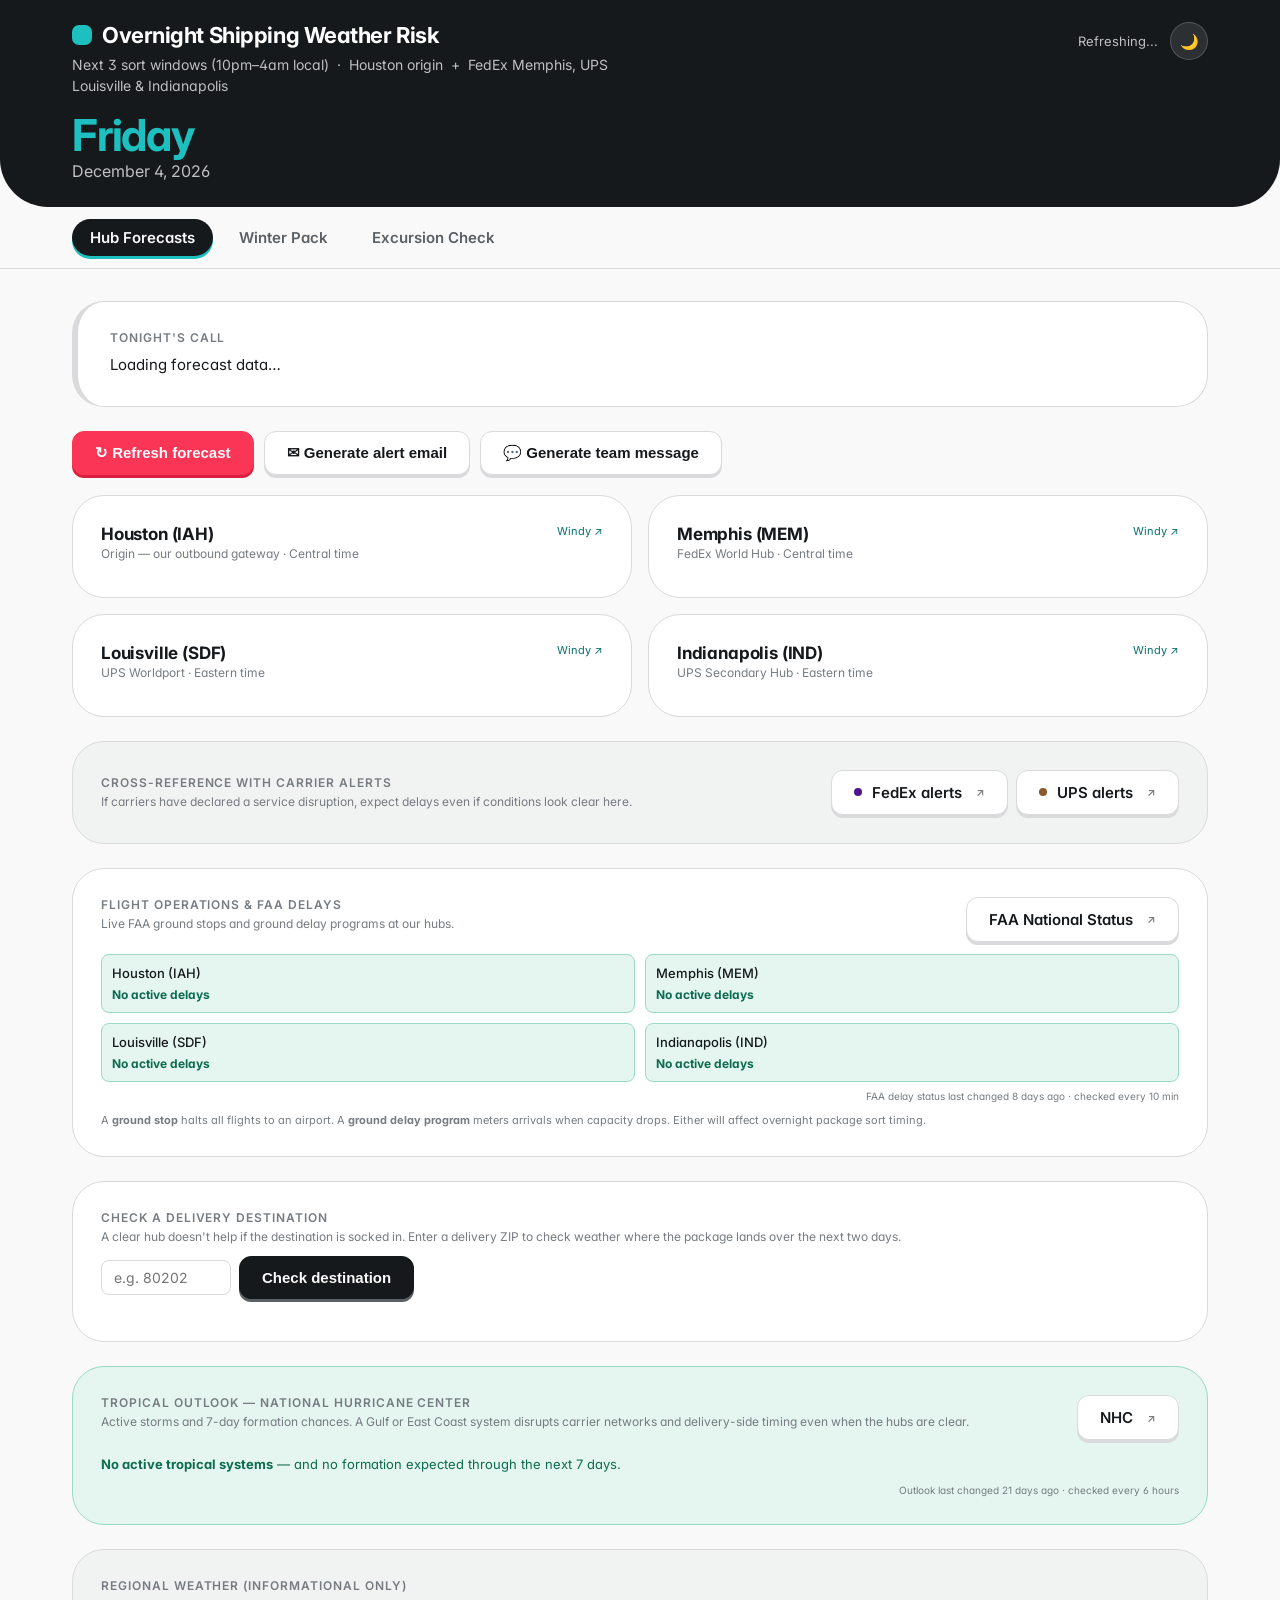
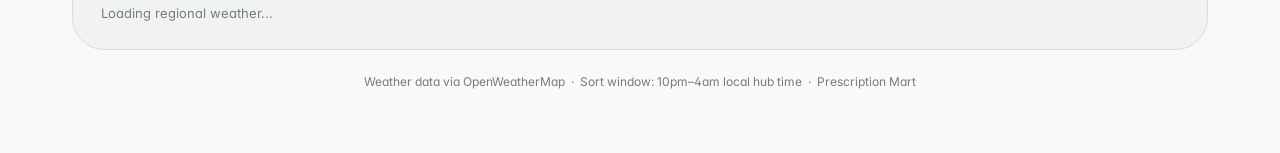
<file: index.html>
<!DOCTYPE html>
<html lang="en">
<head>
  <meta charset="UTF-8" />
  <meta name="viewport" content="width=device-width, initial-scale=1.0" />
  <title>Overnight Shipping Weather Risk — Prescription Mart</title>
  <link rel="manifest" href="manifest.json" />
  <meta name="theme-color" content="#1B4F8A" />
  <link rel="icon" href="icon.svg" type="image/svg+xml" />
  <link rel="apple-touch-icon" href="icon.svg" />
  <meta name="apple-mobile-web-app-capable" content="yes" />
  <meta name="apple-mobile-web-app-status-bar-style" content="black-translucent" />
  <meta name="apple-mobile-web-app-title" content="Ship Weather" />
  <link rel="preconnect" href="https://fonts.googleapis.com" />
  <link rel="preconnect" href="https://fonts.gstatic.com" crossorigin />
  <link href="https://fonts.googleapis.com/css2?family=Inter:wght@400;600;700&display=swap" rel="stylesheet" />
  <link rel="stylesheet" href="retro.css" />
  <style>
    /* ---- design tokens ------------------------------------------------ */
    /* ---- design tokens -------------------------------------------------
       Palette: Surfshark-derived. Teal = identity, coral = the one primary
       action per view, gold = advisory/urgency. Neutrals carry the rest.
       No drop shadows: elevation comes from surface contrast + hairlines. */
    :root {
      /* brand */
      --teal: #1ebfbf;        /* mark, icons, accents on dark */
      --coral: #fa3556;       /* primary action, highest severity */
      --coral-deep: #d81f3f;
      --gold: #ffc200;        /* advisory / urgency strips */
      --ink: #16191c;
      --abyss: #1e2327;

      --font-sans: 'Inter', ui-sans-serif, system-ui, -apple-system, BlinkMacSystemFont, "Segoe UI", Roboto, sans-serif;

      --bg: #f9f9f9;
      --surface: #ffffff;
      --surface-2: #f1f3f3;
      --inset: #e8f7f8;
      --border: #dadadd;
      --border-2: #e9e9ec;
      --text: #16191c;
      --text-muted: #5b6065;
      --text-faint: #767c81;
      --brand: #0b6e6e;       /* teal dark enough for text/links */
      --brand-strong: #095a5a;
      --header-bg: #16191c;
      --header-fg: #ffffff;
      --header-sub: rgba(255,255,255,.72);
      --on-accent: #ffffff;
      --shadow: none;
      --radius: 12px;         /* buttons, inputs */
      --radius-lg: 32px;      /* cards */
      --radius-panel: 48px;   /* the dark hero panel */
      --radius-pill: 96px;
      /* risk palette, retuned onto coral / gold / teal-green */
      --high-bg: #ffe9ed; --high-fg: #b3122f; --high-bd: #f9aab7; --high-dot: #fa3556;
      --med-bg: #fff4d6;  --med-fg: #8a5d00;  --med-bd: #ffd766;  --med-dot: #ffc200;
      --bl-bg: #fffbe8;   --bl-fg: #7d6a1f;   --bl-bd: #e8d894;   --bl-dot: #e3c84d;
      --low-bg: #e4f6ef;  --low-fg: #0d6b4f;  --low-bd: #9ad9c2;  --low-dot: #18a97b;
      --info-bg: #e8f7f8; --info-fg: #0b6e6e; --info-bd: #a5e0e0;
      /* winter map fills */
      --map-standard: #d7f0e4; --map-pack: #ffd3dc; --map-severe: #fa3556; --map-exception: #ffeeb8;
      --map-dot-pack: #d81f3f; --map-dot-severe: #7d0f22; --map-dot-pocket: #c88a00;
    }
    /* dark theme: follow system unless the user forces light; explicit toggle wins */
    @media (prefers-color-scheme: dark) {
      :root:not([data-theme="light"]) {
        --bg: #121517; --surface: #1e2327; --surface-2: #262c31; --inset: #16282a;
        --border: #333a40; --border-2: #2a3136;
        --text: #eceef0; --text-muted: #a8aeb4; --text-faint: #8d949a;
        --brand: #2fd4d4; --brand-strong: #5fe0e0;
        --header-bg: #0c0e10; --header-fg: #ffffff; --header-sub: rgba(255,255,255,.66);
        --high-bg: #3d1620; --high-fg: #ff9dac; --high-bd: #6e2734; --high-dot: #fa3556;
        --med-bg: #382c12;  --med-fg: #ffd070;  --med-bd: #6b5420; --med-dot: #ffc200;
        --bl-bg: #32301a;   --bl-fg: #e5d38a;   --bl-bd: #5d5527;  --bl-dot: #e3c84d;
        --low-bg: #10302a;  --low-fg: #7fd9b8;  --low-bd: #245349; --low-dot: #18a97b;
        --info-bg: #10292b; --info-fg: #7fdcdc; --info-bd: #27545a;
        --map-standard: #1b4438; --map-pack: #5a1f2b; --map-severe: #c9203f; --map-exception: #4a3c14;
        --map-dot-pack: #fa3556; --map-dot-severe: #ff8fa1; --map-dot-pocket: #ffc200;
      }
    }
    :root[data-theme="dark"] {
      --bg: #121517; --surface: #1e2327; --surface-2: #262c31; --inset: #16282a;
      --border: #333a40; --border-2: #2a3136;
      --text: #eceef0; --text-muted: #a8aeb4; --text-faint: #8d949a;
      --brand: #2fd4d4; --brand-strong: #5fe0e0;
      --header-bg: #0c0e10; --header-fg: #ffffff; --header-sub: rgba(255,255,255,.66);
      --high-bg: #3d1620; --high-fg: #ff9dac; --high-bd: #6e2734; --high-dot: #fa3556;
      --med-bg: #382c12;  --med-fg: #ffd070;  --med-bd: #6b5420; --med-dot: #ffc200;
      --bl-bg: #32301a;   --bl-fg: #e5d38a;   --bl-bd: #5d5527;  --bl-dot: #e3c84d;
      --low-bg: #10302a;  --low-fg: #7fd9b8;  --low-bd: #245349; --low-dot: #18a97b;
      --info-bg: #10292b; --info-fg: #7fdcdc; --info-bd: #27545a;
      --map-standard: #1b4438; --map-pack: #5a1f2b; --map-severe: #c9203f; --map-exception: #4a3c14;
      --map-dot-pack: #fa3556; --map-dot-severe: #ff8fa1; --map-dot-pocket: #ffc200;
    }

    * { box-sizing: border-box; margin: 0; padding: 0; }
    body { font-family: -apple-system, BlinkMacSystemFont, "Segoe UI", sans-serif; background: var(--bg); color: var(--text); min-height: 100vh; -webkit-font-smoothing: antialiased; transition: background .2s, color .2s; }

    .header { background: var(--header-bg); color: var(--header-fg); padding: 1.1rem 2rem; display: flex; align-items: center; justify-content: space-between; flex-wrap: wrap; gap: 8px; }
    .header .h1 { font-size: 18px; font-weight: 600; letter-spacing: -.01em; }
    .header .sub { font-size: 13px; opacity: 0.78; margin-top: 2px; }
    .header-right { display: flex; align-items: center; gap: 14px; }
    .header .updated { font-size: 12px; opacity: 0.72; }
    .theme-toggle { background: rgba(255,255,255,.12); border: 1px solid rgba(255,255,255,.22); color: var(--header-fg); width: 34px; height: 34px; border-radius: 8px; cursor: pointer; font-size: 15px; line-height: 1; display: inline-flex; align-items: center; justify-content: center; }
    .theme-toggle:hover { background: rgba(255,255,255,.2); }

    .today-banner { background: var(--surface); border-bottom: 1px solid var(--border); padding: 1.25rem 2rem; text-align: center; }
    .today-day { font-size: 32px; font-weight: 650; color: var(--brand); line-height: 1.1; letter-spacing: -.02em; }
    .today-date { font-size: 15px; color: var(--text-muted); margin-top: 3px; }

    .tabs { background: var(--surface); border-bottom: 1px solid var(--border); padding: 0 2rem; }
    .tabs-inner { max-width: 1100px; margin: 0 auto; display: flex; gap: 4px; }
    .tab { padding: 13px 18px; font-size: 14px; font-weight: 500; color: var(--text-muted); border-bottom: 3px solid transparent; text-decoration: none; }
    .tab:hover { color: var(--text); }
    .tab.active { color: var(--brand); border-bottom-color: var(--brand); }

    .container { max-width: 1100px; margin: 0 auto; padding: 1.5rem; }

    .alert-bar { background: var(--high-bg); border: 1px solid var(--high-bd); border-radius: var(--radius); padding: 12px 16px; font-size: 14px; color: var(--high-fg); display: flex; align-items: center; gap: 10px; margin-bottom: 1.25rem; }
    .alert-bar.warning { background: var(--med-bg); border-color: var(--med-bd); color: var(--med-fg); }

    /* ---- answer-first hero ------------------------------------------- */
    .hero { border: 1px solid var(--border); background: var(--surface); border-radius: var(--radius-lg); padding: 1.4rem 1.5rem; margin-bottom: 1.5rem; box-shadow: var(--shadow); border-left: 5px solid var(--border); }
    .hero-eyebrow { font-size: 11px; font-weight: 600; text-transform: uppercase; letter-spacing: 0.08em; color: var(--text-faint); margin-bottom: 7px; }
    .hero.status-high     { background: var(--high-bg); border-color: var(--high-bd); border-left-color: var(--high-dot); }
    .hero.status-medium   { background: var(--med-bg);  border-color: var(--med-bd);  border-left-color: var(--med-dot); }
    .hero.status-borderline { background: var(--bl-bg); border-color: var(--bl-bd);   border-left-color: var(--bl-dot); }
    .hero.status-low      { background: var(--low-bg);  border-color: var(--low-bd);  border-left-color: var(--low-dot); }
    .hero.status-high .hero-eyebrow { color: var(--high-fg); }
    .hero.status-medium .hero-eyebrow { color: var(--med-fg); }
    .hero.status-borderline .hero-eyebrow { color: var(--bl-fg); }
    .hero.status-low .hero-eyebrow { color: var(--low-fg); }
    .rec-action { font-size: 23px; font-weight: 650; margin-bottom: 10px; line-height: 1.2; letter-spacing: -.01em; }
    .hero.status-high .rec-action { color: var(--high-fg); }
    .hero.status-medium .rec-action { color: var(--med-fg); }
    .hero.status-borderline .rec-action { color: var(--bl-fg); }
    .hero.status-low .rec-action { color: var(--low-fg); }
    .rec-text { font-size: 13.5px; line-height: 1.65; color: var(--text); }
    .rec-text > div { margin-bottom: 6px; }

    .hub-grid { display: grid; grid-template-columns: repeat(2, 1fr); gap: 16px; margin-bottom: 1.5rem; }
    .card { background: var(--surface); border: 1px solid var(--border); border-radius: var(--radius-lg); padding: 1.25rem; box-shadow: var(--shadow); }
    .card--muted { background: var(--surface-2); box-shadow: none; }
    /* status-flooded cards (used by the NHC tropical card, mirrors the hero) */
    .card.status-low { background: var(--low-bg); border-color: var(--low-bd); }
    .card.status-medium { background: var(--med-bg); border-color: var(--med-bd); }
    .card.status-high { background: var(--high-bg); border-color: var(--high-bd); }
    .card-title { font-size: 15px; font-weight: 600; color: var(--text); }
    .card-sub { font-size: 12px; color: var(--text-faint); margin-top: 2px; }

    .badge { display: inline-flex; align-items: center; gap: 5px; font-size: 12px; font-weight: 600; padding: 4px 12px; border-radius: 6px; white-space: nowrap; }
    .badge-high { background: var(--high-bg); color: var(--high-fg); border: 1px solid var(--high-bd); }
    .badge-medium { background: var(--med-bg); color: var(--med-fg); border: 1px solid var(--med-bd); }
    .badge-borderline { background: var(--bl-bg); color: var(--bl-fg); border: 1px solid var(--bl-bd); }
    .badge-low { background: var(--low-bg); color: var(--low-fg); border: 1px solid var(--low-bd); }
    .badge-loading { background: var(--inset); color: var(--text-faint); border: 1px solid var(--border); }

    .night-row { display: flex; align-items: center; justify-content: space-between; padding: 10px 0; border-bottom: 1px solid var(--border-2); gap: 8px; }
    .night-row:last-child { border-bottom: none; }
    .night-label { font-size: 13px; color: var(--text); min-width: 100px; }
    .night-label .date { color: var(--text-faint); font-size: 12px; margin-left: 4px; }
    .night-desc { font-size: 12px; color: var(--text-muted); text-transform: capitalize; flex: 1; text-align: right; margin-right: 10px; }

    .section-label { font-size: 11px; font-weight: 600; color: var(--text-faint); text-transform: uppercase; letter-spacing: 0.06em; margin-bottom: 12px; }

    .region-row { display: flex; align-items: center; justify-content: space-between; padding: 10px 0; border-bottom: 1px solid var(--border-2); font-size: 13px; }
    .region-row:last-child { border-bottom: none; }
    .region-left { display: flex; align-items: center; gap: 10px; }
    .dot { width: 8px; height: 8px; border-radius: 50%; display: inline-block; flex-shrink: 0; }
    .dot-high { background: var(--high-dot); }
    .dot-medium { background: var(--med-dot); }
    .dot-borderline { background: var(--bl-dot); }
    .dot-low { background: var(--low-dot); }
    .region-name { color: var(--text); font-weight: 500; }
    .region-sub { color: var(--text-faint); margin-left: 4px; }
    .region-desc { color: var(--text-muted); font-size: 12px; text-transform: capitalize; }

    .actions { display: flex; gap: 10px; margin-bottom: 1.25rem; flex-wrap: wrap; }
    .btn { background: var(--surface); border: 1px solid var(--border); border-radius: 8px; padding: 9px 16px; font-size: 13px; cursor: pointer; color: var(--text); display: inline-flex; align-items: center; gap: 6px; }
    .btn:hover { background: var(--surface-2); }
    .btn-primary { background: var(--brand); color: var(--on-accent); border-color: var(--brand); }
    .btn-primary:hover { background: var(--brand-strong); }

    .status-msg { font-size: 13px; padding: 10px 14px; border-radius: 8px; margin-top: 12px; display: none; }
    .status-ok { background: var(--low-bg); color: var(--low-fg); border: 1px solid var(--low-bd); }
    .status-err { background: var(--high-bg); color: var(--high-fg); border: 1px solid var(--high-bd); }
    .status-info { background: var(--info-bg); color: var(--info-fg); border: 1px solid var(--info-bd); }

    .muted-link { color: var(--brand); }
    input, textarea { background: var(--surface); color: var(--text); border-color: var(--border); }

    @media (max-width: 900px) { .hub-grid { grid-template-columns: 1fr; } }
    @media (max-width: 600px) {
      .header { flex-direction: column; align-items: flex-start; gap: 6px; padding: 1rem 1.1rem; }
      .header-right { width: 100%; justify-content: space-between; }
      .today-banner { padding: 1rem 1.1rem; }
      .today-day { font-size: 27px; }
      .tabs { padding: 0 1.1rem; }
      .container { padding: 1.1rem; }
      .rec-action { font-size: 20px; }
      .card { padding: 1.1rem; }
      /* FAA hub grid (built inline by JS) stacks on phones */
      #faa-delays-list > div { grid-template-columns: 1fr !important; }
    }

    /* ---- component layer ------------------------------------------------
       Inter throughout, dark rounded hero panel, pill nav, 32px cards with
       hairline borders and no shadow, 12px buttons with a single coral CTA. */
    body { font-family: var(--font-sans); font-feature-settings: "cv11", "ss01"; }

    /* header + day banner read as one full-bleed dark panel */
    .header { padding: 22px 32px 14px; align-items: flex-start; }
    .header .h1 { font-size: 22px; font-weight: 700; letter-spacing: -.02em; display: flex; align-items: center; gap: 10px; }
    .header .h1::before { content: ''; width: 20px; height: 20px; border-radius: 7px; background: var(--teal); flex: none; }
    .header .sub { font-size: 14px; line-height: 1.5; color: var(--header-sub); opacity: 1; margin-top: 6px; max-width: 64ch; }
    .header .updated { font-size: 13px; color: var(--header-sub); opacity: 1; }
    .header-right { gap: 12px; }
    .header--solo { border-radius: 0 0 var(--radius-panel) var(--radius-panel); padding-bottom: 26px; }
    .theme-toggle { width: 38px; height: 38px; border-radius: var(--radius-pill); background: rgba(255,255,255,.1); border-color: rgba(255,255,255,.18); }

    .today-banner { background: var(--header-bg); border-bottom: none; text-align: left;
      padding: 2px 32px 26px; border-radius: 0 0 var(--radius-panel) var(--radius-panel); }
    .today-day { font-size: 44px; font-weight: 700; letter-spacing: -1.2px; line-height: 1.07; color: var(--teal); }
    .today-date { font-size: 16px; color: var(--header-sub); margin-top: 2px; }

    /* pill navigation on the canvas */
    .tabs { background: transparent; border-bottom: 1px solid var(--border); padding: 0 32px; }
    .tabs-inner { gap: 8px; padding: 12px 0; }
    .tab { border-bottom: none; border-radius: var(--radius-pill); padding: 9px 18px; font-size: 15px; font-weight: 600; }
    .tab:hover { background: var(--surface-2); color: var(--text); }
    .tab.active { background: var(--text); color: var(--bg); }

    /* one 1200px grid: the dark panel is full-bleed but its content lines up
       with the tabs and the cards below it at every viewport width */
    :root { --page-max: 1200px; --gutter: 32px; }
    .header, .today-banner, .tabs { padding-left: max(var(--gutter), calc((100% - var(--page-max)) / 2 + var(--gutter)));
      padding-right: max(var(--gutter), calc((100% - var(--page-max)) / 2 + var(--gutter))); }
    .container { max-width: var(--page-max); padding: var(--gutter); }
    .tabs-inner { max-width: none; }

    /* surfaces: contrast + hairline, never shadow */
    .card { border-radius: var(--radius-lg); padding: 28px; box-shadow: none; }
    .card--muted { background: var(--surface-2); }
    .hero { border-radius: var(--radius-lg); padding: 28px 32px; box-shadow: none; border-left-width: 6px; }
    .hero-eyebrow { font-size: 12px; letter-spacing: .08em; }
    .rec-action { font-size: 32px; font-weight: 700; letter-spacing: -.02em; line-height: 1.2; }
    .rec-text { font-size: 15px; line-height: 1.7; }
    .card-title { font-size: 17px; font-weight: 700; letter-spacing: -.01em; }
    .card-sub, .section-label { font-size: 12px; }
    .section-label { letter-spacing: .08em; }

    /* buttons: dark fill by default, exactly one coral CTA per view */
    .btn { border-radius: var(--radius); padding: 12px 22px; font-size: 15px; font-weight: 600; }
    .btn:hover { background: var(--surface-2); }
    .btn-primary { background: var(--text); color: var(--bg); border-color: var(--text); }
    .btn-primary:hover { background: var(--text); opacity: .88; }
    .btn-cta { background: var(--coral); color: #fff; border-color: var(--coral); }
    .btn-cta:hover { background: var(--coral-deep); border-color: var(--coral-deep); }

    .badge { border-radius: var(--radius-pill); padding: 5px 14px; font-size: 13px; font-weight: 600; }
    .alert-bar { border-radius: var(--radius-lg); padding: 14px 22px; font-size: 15px; }

    input, select, textarea { border-radius: var(--radius); border: 1px solid var(--border); font-family: inherit; font-size: 16px; }
    input:not([type=checkbox]), select { padding: 12px 14px; }
    input:focus, select:focus, textarea:focus { outline: 2px solid var(--brand); outline-offset: 1px; border-color: var(--brand); }

    @media (max-width: 600px) {
      .header { padding: 18px 20px 12px; }
      .header--solo { padding-bottom: 22px; }
      .today-banner { padding: 2px 20px 22px; border-radius: 0 0 var(--radius-lg) var(--radius-lg); }
      .header--solo { border-radius: 0 0 var(--radius-lg) var(--radius-lg); }
      .today-day { font-size: 32px; letter-spacing: -.8px; }
      :root { --gutter: 20px; }
      .container { padding: 20px; }
      .card { padding: 20px; }
      .hero { padding: 22px 20px; }
      .rec-action { font-size: 26px; }
    }
  </style>
  <script>
    // Apply saved theme before paint to avoid a flash of the wrong mode.
    (function(){ try { var t = localStorage.getItem('theme'); if (t === 'dark' || t === 'light') document.documentElement.setAttribute('data-theme', t); } catch(e){} })();
  </script>
</head>
<body>

<div class="header">
  <div>
    <div class="h1">Overnight Shipping Weather Risk</div>
    <div class="sub">Next 3 sort windows (10pm–4am local) &nbsp;·&nbsp; Houston origin &nbsp;+&nbsp; FedEx Memphis, UPS Louisville &amp; Indianapolis</div>
  </div>
  <div class="header-right">
    <div class="updated" id="last-updated">Loading...</div>
    <button class="theme-toggle" id="theme-toggle" onclick="toggleTheme()" title="Toggle light/dark" aria-label="Toggle light/dark theme">🌙</button>
  </div>
</div>

<div class="today-banner">
  <div class="today-day" id="today-day">Loading...</div>
  <div class="today-date" id="today-date"></div>
</div>

<div class="tabs">
  <div class="tabs-inner">
    <a href="index.html" class="tab active">Hub Forecasts</a>
    <a href="winter-pack.html" class="tab">Winter Pack</a>
    <a href="excursion.html" class="tab">Excursion Check</a>
  </div>
</div>

<div class="container">

  <div id="alert-bar" style="display:none;" class="alert-bar">
    <span>&#9888;</span>
    <span id="alert-text"></span>
  </div>

  <!-- feed health: shown whenever the load was not complete and fresh -->
  <div id="feed-status" style="display:none;" class="alert-bar warning"></div>

  <div class="hero" id="hero">
    <div class="hero-eyebrow">Tonight's call</div>
    <div id="recommendation"><div class="rec-text">Loading forecast data…</div></div>
  </div>

  <div class="actions">
    <button class="btn btn-cta" onclick="loadWeather()">&#8635; Refresh forecast</button>
    <button class="btn" onclick="generateEmailText()">&#9993; Generate alert email</button>
    <button class="btn" onclick="generateTeamMessage()">&#128172; Generate team message</button>
  </div>
  <div id="status-msg" class="status-msg"></div>

  <div id="team-output" style="display:none; margin-bottom: 1.5rem;">
    <div class="card">
      <div style="display: flex; justify-content: space-between; align-items: center; margin-bottom: 12px;">
        <div class="section-label" style="margin-bottom: 0;">Team message draft</div>
        <div style="display: flex; gap: 8px; align-items: center;">
          <button class="btn btn-primary" onclick="copyTeamMessage()">Copy message</button>
          <button class="btn" onclick="document.getElementById('team-output').style.display='none'" style="padding: 6px 10px;" title="Close">&times;</button>
        </div>
      </div>
      <pre id="team-body" style="font-family: -apple-system, BlinkMacSystemFont, 'Segoe UI', sans-serif; font-size: 14px; background: var(--surface-2); padding: 12px; border-radius: 6px; white-space: pre-wrap; line-height: 1.6;"></pre>
      <div id="team-copy-status" style="font-size: 12px; color: var(--low-fg); margin-top: 8px; height: 16px;"></div>
    </div>
  </div>

  <div id="email-output" style="display:none; margin-bottom: 1.5rem;">
    <div class="card">
      <div style="display: flex; justify-content: space-between; align-items: center; margin-bottom: 12px;">
        <div class="section-label" style="margin-bottom: 0;">Email draft</div>
        <div style="display: flex; gap: 8px; align-items: center;">
          <button class="btn" onclick="copyEmailField('subject')">Copy subject</button>
          <button class="btn btn-primary" onclick="copyEmailField('body')">Copy body</button>
          <button class="btn" onclick="document.getElementById('email-output').style.display='none'" style="padding: 6px 10px;" title="Close">&times;</button>
        </div>
      </div>
      <div style="margin-bottom: 12px;">
        <div style="font-size: 11px; color: var(--text-faint); text-transform: uppercase; letter-spacing: 0.06em; margin-bottom: 4px;">Subject</div>
        <div id="email-subject" style="font-family: monospace; font-size: 13px; background: var(--surface-2); padding: 8px 10px; border-radius: 6px;"></div>
      </div>
      <div>
        <div style="font-size: 11px; color: var(--text-faint); text-transform: uppercase; letter-spacing: 0.06em; margin-bottom: 4px;">Body</div>
        <pre id="email-body" style="font-family: monospace; font-size: 13px; background: var(--surface-2); padding: 12px; border-radius: 6px; white-space: pre-wrap; line-height: 1.5; max-height: 400px; overflow-y: auto;"></pre>
      </div>
      <div id="copy-status" style="font-size: 12px; color: var(--low-fg); margin-top: 8px; height: 16px;"></div>
    </div>
  </div>

  <div class="hub-grid" id="hub-grid">
    <div class="card" id="card-hou">
      <div style="display:flex; justify-content:space-between; align-items:flex-start; margin-bottom: 8px;">
        <div><div class="card-title">Houston (IAH)</div><div class="card-sub">Origin &mdash; our outbound gateway &middot; Central time</div></div>
        <a href="https://www.windy.com/?29.9902,-95.3368,8" target="_blank" rel="noopener" style="font-size: 11px; color: var(--brand); text-decoration: none; white-space: nowrap;" title="View on Windy.com">Windy ↗</a>
      </div>
      <div id="nights-hou"></div>
    </div>
    <div class="card" id="card-mem">
      <div style="display:flex; justify-content:space-between; align-items:flex-start; margin-bottom: 8px;">
        <div><div class="card-title">Memphis (MEM)</div><div class="card-sub">FedEx World Hub &middot; Central time</div></div>
        <a href="https://www.windy.com/?35.0421,-89.9765,8" target="_blank" rel="noopener" style="font-size: 11px; color: var(--brand); text-decoration: none; white-space: nowrap;" title="View on Windy.com">Windy ↗</a>
      </div>
      <div id="nights-mem"></div>
    </div>
    <div class="card" id="card-sdf">
      <div style="display:flex; justify-content:space-between; align-items:flex-start; margin-bottom: 8px;">
        <div><div class="card-title">Louisville (SDF)</div><div class="card-sub">UPS Worldport &middot; Eastern time</div></div>
        <a href="https://www.windy.com/?38.1741,-85.7369,8" target="_blank" rel="noopener" style="font-size: 11px; color: var(--brand); text-decoration: none; white-space: nowrap;" title="View on Windy.com">Windy ↗</a>
      </div>
      <div id="nights-sdf"></div>
    </div>
    <div class="card" id="card-ind">
      <div style="display:flex; justify-content:space-between; align-items:flex-start; margin-bottom: 8px;">
        <div><div class="card-title">Indianapolis (IND)</div><div class="card-sub">UPS Secondary Hub &middot; Eastern time</div></div>
        <a href="https://www.windy.com/?39.7173,-86.2944,8" target="_blank" rel="noopener" style="font-size: 11px; color: var(--brand); text-decoration: none; white-space: nowrap;" title="View on Windy.com">Windy ↗</a>
      </div>
      <div id="nights-ind"></div>
    </div>
  </div>

  <div class="card card--muted" style="margin-bottom:1.5rem;">
    <div style="display: flex; justify-content: space-between; align-items: center; flex-wrap: wrap; gap: 10px;">
      <div>
        <div class="section-label" style="margin-bottom: 4px;">Cross-reference with carrier alerts</div>
        <div style="font-size: 12px; color: var(--text-faint);">If carriers have declared a service disruption, expect delays even if conditions look clear here.</div>
      </div>
      <div style="display: flex; gap: 8px; flex-wrap: wrap;">
        <a href="https://www.fedex.com/en-us/service-alerts.html" target="_blank" rel="noopener" class="btn" style="text-decoration: none;">
          <span style="display: inline-block; width: 8px; height: 8px; border-radius: 50%; background: #4D148C; margin-right: 4px;"></span>
          FedEx alerts &nbsp;<span style="color:var(--text-faint); font-size: 11px;">↗</span>
        </a>
        <a href="https://www.ups.com/us/en/service-alerts.page" target="_blank" rel="noopener" class="btn" style="text-decoration: none;">
          <span style="display: inline-block; width: 8px; height: 8px; border-radius: 50%; background: #8B5A2B; margin-right: 4px;"></span>
          UPS alerts &nbsp;<span style="color:var(--text-faint); font-size: 11px;">↗</span>
        </a>
      </div>
    </div>
  </div>

  <div class="card" style="margin-bottom:1.5rem;">
    <div style="display: flex; justify-content: space-between; align-items: flex-start; flex-wrap: wrap; gap: 10px; margin-bottom: 12px;">
      <div>
        <div class="section-label" style="margin-bottom: 4px;">Flight operations &amp; FAA delays</div>
        <div style="font-size: 12px; color: var(--text-faint);">Live FAA ground stops and ground delay programs at our hubs.</div>
      </div>
      <a href="https://nasstatus.faa.gov/" target="_blank" rel="noopener" class="btn" style="text-decoration: none;">
        FAA National Status &nbsp;<span style="font-size: 11px; color:var(--text-faint);">↗</span>
      </a>
    </div>
    <div id="faa-delays-list">
      <div style="font-size: 13px; color: var(--text-faint); padding: 8px 0;">Loading FAA delay data...</div>
    </div>
    <div style="font-size: 11px; color: var(--text-faint); margin-top: 10px; line-height: 1.5;">
      A <strong>ground stop</strong> halts all flights to an airport. A <strong>ground delay program</strong> meters arrivals when capacity drops. Either will affect overnight package sort timing.
    </div>
  </div>

  <div class="card" style="margin-bottom:1.5rem;">
    <div style="margin-bottom: 4px;" class="section-label">Check a delivery destination</div>
    <div style="font-size: 12px; color: var(--text-faint); margin-bottom: 12px;">A clear hub doesn't help if the destination is socked in. Enter a delivery ZIP to check weather where the package lands over the next two days.</div>
    <form id="dest-form" style="display:flex; gap:8px; flex-wrap:wrap; align-items:center;" onsubmit="lookupDestination(); return false;">
      <input id="dest-zip" type="text" inputmode="numeric" pattern="[0-9]*" maxlength="5" placeholder="e.g. 80202"
        style="flex:0 0 auto; width:130px; padding:8px 12px; font-size:14px; border:1px solid var(--border); border-radius:8px;" />
      <button class="btn btn-primary" id="dest-btn" type="submit">Check destination</button>
      <span id="dest-status" style="font-size:12px; color:var(--text-faint);"></span>
    </form>
    <div id="dest-result" style="margin-top:14px;"></div>
  </div>

  <div class="card card--muted" id="nhc-card" style="margin-bottom:1.5rem;">
    <div style="display: flex; justify-content: space-between; align-items: flex-start; flex-wrap: wrap; gap: 10px; margin-bottom: 12px;">
      <div>
        <div class="section-label" style="margin-bottom: 4px;">Tropical outlook — National Hurricane Center</div>
        <div style="font-size: 12px; color: var(--text-faint);">Active storms and 7-day formation chances. A Gulf or East Coast system disrupts carrier networks and delivery-side timing even when the hubs are clear.</div>
      </div>
      <a href="https://www.nhc.noaa.gov/" target="_blank" rel="noopener" class="btn" style="text-decoration: none;">
        NHC &nbsp;<span style="font-size: 11px; color:var(--text-faint);">↗</span>
      </a>
    </div>
    <div id="nhc-outlook">
      <div style="font-size: 13px; color: var(--text-faint); padding: 4px 0;">Loading tropical outlook...</div>
    </div>
  </div>

  <div class="card card--muted" style="margin-bottom:1.5rem;">
    <div class="section-label">Regional weather (informational only)</div>
    <div id="regions-list"><div style="color:var(--text-faint); font-size:13px;">Loading regional weather...</div></div>
  </div>

  <div style="font-size:12px; color:var(--text-faint); text-align:center; padding-bottom: 2rem;">
    Weather data via OpenWeatherMap &nbsp;·&nbsp; Sort window: 10pm–4am local hub time &nbsp;·&nbsp; Prescription Mart
  </div>

</div>

<script>
const WEATHER_API_KEY = '9a54213295e4acad6a2af136430650e5';
  
// IANA timezones for proper local-time evaluation at each hub
const LOCATIONS = [
  { id: 'hou', name: 'Houston (IAH)', label: 'Origin — outbound gateway', lat: 29.9902, lon: -95.3368, tz: 'America/Chicago', hub: true },
  { id: 'mem', name: 'Memphis (MEM)', label: 'FedEx World Hub', lat: 35.0421, lon: -89.9765, tz: 'America/Chicago', hub: true },
  { id: 'sdf', name: 'Louisville (SDF)', label: 'UPS Worldport', lat: 38.1741, lon: -85.7369, tz: 'America/Kentucky/Louisville', hub: true },
  { id: 'ind', name: 'Indianapolis (IND)', label: 'UPS Secondary Hub', lat: 39.7173, lon: -86.2944, tz: 'America/Indiana/Indianapolis', hub: true },
  { id: 'ord', name: 'Chicago (ORD)', label: 'Midwest', lat: 41.9742, lon: -87.9073, tz: 'America/Chicago' },
  { id: 'dfw', name: 'Dallas (DFW)', label: 'South-Central', lat: 32.8998, lon: -97.0403, tz: 'America/Chicago' },
  { id: 'atl', name: 'Atlanta (ATL)', label: 'Southeast', lat: 33.6407, lon: -84.4277, tz: 'America/New_York' },
  { id: 'den', name: 'Denver (DEN)', label: 'Mountain', lat: 39.8561, lon: -104.6737, tz: 'America/Denver' },
  { id: 'lax', name: 'Los Angeles (LAX)', label: 'West Coast', lat: 33.9425, lon: -118.408, tz: 'America/Los_Angeles' },
  { id: 'jfk', name: 'New York (JFK)', label: 'Northeast', lat: 40.6413, lon: -73.7781, tz: 'America/New_York' },
];

// Conservative risk tiers tuned for specialty pharma overnight shipping
// Core principle: any thunderstorm in the forecast window = HIGH
// (lightning halts ramp ops at FedEx/UPS hubs, packages don't move)
// HIGH = Do not ship (severe weather likely to delay/cancel hub sort)
// MEDIUM = Use caution (notify patients, ship time-sensitive only)
// BORDERLINE = Monitor (conditions iffy but not concerning yet)
// LOW = Clear

const MEDIUM_WX = ['rain','snow','drizzle','shower','fog','mist'];
const BORDERLINE_WX = ['light rain','light snow','overcast','wind','clouds','broken clouds','scattered clouds'];

function assessRisk(desc, wind, vis, temp) {
  const d = (desc || '').toLowerCase();

  // HIGH triggers — only unambiguous, serious conditions
  // These are things that genuinely halt hub ops or threaten package integrity.
  const isLight = d.includes('light') || d.includes('drizzle');
  const hasTornado = d.includes('tornado');
  const hasHurricane = d.includes('hurricane');
  const hasBlizzard = d.includes('blizzard');
  const hasIcing = (d.includes(' ice') || d.startsWith('ice') || d.includes('freezing') || d.includes('sleet'));
  const hasHeavy = d.includes('heavy');

  if (hasTornado || hasHurricane || hasBlizzard || hasIcing) return 'high';
  if (hasHeavy && (d.includes('rain') || d.includes('snow'))) return 'high';
  if (wind > 35) return 'high'; // sustained high wind only
  if (vis && vis < 400) return 'high'; // < 0.25 mile - genuinely dangerous
  if (temp !== null && temp < 15 && (d.includes('rain') || d.includes('snow') || d.includes('shower') || d.includes('drizzle'))) return 'high';

  // MEDIUM — operationally meaningful conditions that warrant caution but not stopping.
  // Thunderstorms WITHOUT "severe" qualifier go here, not HIGH.
  // The NWS forecast text and active alerts are the real source of truth for severe weather.
  const hasThunder = d.includes('thunder') || d.includes('lightning');
  if (hasThunder) return 'medium';

  let mediumFactors = 0;
  if (!isLight && MEDIUM_WX.some(k => d.includes(k))) mediumFactors++;
  if (wind > 22) mediumFactors++;
  if (vis && vis < 1200) mediumFactors++; // ~3/4 mile
  if (temp !== null && temp < 25 && d.includes('cloud')) mediumFactors++;

  if (mediumFactors >= 3) return 'high';
  if (mediumFactors >= 1) return 'medium';

  // Borderline — light precip, breezy, cold but clear
  if (BORDERLINE_WX.some(k => d.includes(k)) || isLight) return 'borderline';
  if (wind > 18) return 'borderline';
  if (temp !== null && temp < 22) return 'borderline';

  return 'low';
}

function riskLabel(r) {
  if (r === 'high') return 'Do not ship';
  if (r === 'medium') return 'Use caution';
  if (r === 'borderline') return 'Monitor';
  return 'Clear to ship';
}
function riskClass(r) { return 'badge badge-' + r; }
function dotClass(r) { return 'dot dot-' + r; }
function riskRank(r) {
  if (r === 'high') return 3;
  if (r === 'medium') return 2;
  if (r === 'borderline') return 1;
  return 0;
}

// Intl.DateTimeFormat construction is expensive and these helpers run inside
// nested loops (locations × nights × forecast slots), so cache one formatter
// per timezone instead of allocating a fresh one on every call.
const _hourFmt = {};
const _dateFmt = {};
function hourFormatter(tz) {
  return _hourFmt[tz] || (_hourFmt[tz] = new Intl.DateTimeFormat('en-US', { timeZone: tz, hour: 'numeric', hour12: false }));
}
function dateFormatter(tz) {
  return _dateFmt[tz] || (_dateFmt[tz] = new Intl.DateTimeFormat('en-CA', { timeZone: tz, year: 'numeric', month: '2-digit', day: '2-digit' }));
}

// Get the local hour at a given timezone for a given UTC date
function getLocalHour(utcDate, tz) {
  const h = hourFormatter(tz).formatToParts(utcDate).find(p => p.type === 'hour').value;
  return parseInt(h, 10);
}

// Get a YYYY-MM-DD string for the local date at a given timezone.
// en-CA already formats as YYYY-MM-DD, so the single string is the key.
function getLocalDateKey(utcDate, tz) {
  return dateFormatter(tz).format(utcDate);
}

// Build the next 3 "sort nights" — each night is identified by its EVENING date in local hub time
// Example: Tuesday sort window = Tue 10pm–4am Wed, identified as "Tue YYYY-MM-DD"
function getNext3SortNights(tz) {
  // Each "sort night" is keyed by its evening date in local hub time. The
  // upcoming window is always anchored to today's local date: before 4am we're
  // still inside last evening's window, but the next decision the user cares
  // about is tonight's, so "today" is the right anchor in every case.
  const now = new Date();
  const nights = [];
  for (let i = 0; i < 3; i++) {
    const date = new Date(now);
    date.setDate(date.getDate() + i);
    nights.push(getLocalDateKey(date, tz));
  }
  return nights;
}

function nightLabel(dateKey, idx) {
  const labels = ['Tonight', 'Tomorrow night', 'Following night'];
  // Parse the date key in a way that doesn't shift to UTC
  const [y, m, d] = dateKey.split('-').map(Number);
  const dateObj = new Date(y, m - 1, d);
  const dayName = dateObj.toLocaleDateString('en-US', { weekday: 'short' });
  const dateStr = dateObj.toLocaleDateString('en-US', { month: 'short', day: 'numeric' });
  return { primary: labels[idx] || dayName, secondary: `${dayName} ${dateStr}` };
}

// ---- network layer -------------------------------------------------------
// Weather APIs fail in three distinct ways and the dashboard used to treat them
// all as "API key not active yet": a bad/inactive key (401), throttling (429),
// an upstream outage (5xx), or the browser being offline / CORS. Retry the
// transient ones, and keep the real reason so the page can say what happened.
class ApiError extends Error {
  constructor(status, source) {
    super(source + ' ' + (status ? 'HTTP ' + status : 'unreachable'));
    this.status = status; this.source = source;
  }
  get reason() {
    if (this.status === 401 || this.status === 403) return 'the OpenWeatherMap key was rejected (401) — it may be new, mistyped, or deactivated';
    if (this.status === 429) return 'we are being rate-limited (429) — too many requests for the free tier';
    if (this.status >= 500) return this.source + ' is having an outage (' + this.status + ')';
    if (!this.status) return 'no network response from ' + this.source + ' — offline, blocked, or DNS';
    return this.source + ' returned HTTP ' + this.status;
  }
}
const RETRY_STATUS = [408, 429, 500, 502, 503, 504];
async function fetchRetry(url, opts, source, tries = 3) {
  let last = null;
  for (let i = 0; i < tries; i++) {
    try {
      const r = await fetch(url, opts);
      if (r.ok) return r;
      last = new ApiError(r.status, source);
      if (!RETRY_STATUS.includes(r.status)) throw last;   // 401/404 will not fix themselves
    } catch (e) {
      last = (e instanceof ApiError) ? e : new ApiError(0, source);
      if (e instanceof ApiError && !RETRY_STATUS.includes(e.status)) throw e;
    }
    if (i < tries - 1) await new Promise(r => setTimeout(r, 600 * Math.pow(2, i)));
  }
  throw last;
}

async function fetchNWSAlerts(lat, lon) {
  // National Weather Service API — free, no key required, authoritative for US severe weather
  const url = `https://api.weather.gov/alerts/active?point=${lat},${lon}`;
  try {
    const resp = await fetchRetry(url, { headers: { 'Accept': 'application/geo+json' } }, 'NWS');
    const data = await resp.json();
    return (data.features || []).map(f => ({
      event: f.properties.event,
      severity: f.properties.severity,
      headline: f.properties.headline,
      description: f.properties.description,
      onset: f.properties.onset,
      ends: f.properties.ends || f.properties.expires,
    }));
  } catch(e) {
    console.error('NWS alerts fetch failed:', e);
    return null;   // null = "we do not know", which is NOT the same as "no alerts"
  }
}

// The NWS /points/{lat,lon} → forecast-URL mapping never changes for fixed
// coordinates, so resolve it once and persist it. This drops one request per
// location on every load after the first.
const NWS_POINTS_CACHE_KEY = 'nws-points-cache-v1';
function getCachedForecastUrl(lat, lon) {
  try {
    const cache = JSON.parse(localStorage.getItem(NWS_POINTS_CACHE_KEY) || '{}');
    return cache[`${lat},${lon}`] || null;
  } catch(e) { return null; }
}
function setCachedForecastUrl(lat, lon, url) {
  try {
    const cache = JSON.parse(localStorage.getItem(NWS_POINTS_CACHE_KEY) || '{}');
    cache[`${lat},${lon}`] = url;
    localStorage.setItem(NWS_POINTS_CACHE_KEY, JSON.stringify(cache));
  } catch(e) { /* localStorage may be full or disabled */ }
}

async function fetchNWSForecast(lat, lon) {
  // NWS forecast — proactive plain-language forecast that often calls out severe weather
  // before it triggers a formal watch/warning. Two-step: get the gridpoint, then the forecast.
  try {
    let forecastUrl = getCachedForecastUrl(lat, lon);
    if (!forecastUrl) {
      const pointResp = await fetchRetry(`https://api.weather.gov/points/${lat},${lon}`, { headers: { 'Accept': 'application/geo+json' } }, 'NWS');
      const pointData = await pointResp.json();
      forecastUrl = pointData.properties.forecast;
      if (!forecastUrl) return null;
      setCachedForecastUrl(lat, lon, forecastUrl);
    }

    const fcResp = await fetchRetry(forecastUrl, { headers: { 'Accept': 'application/geo+json' } }, 'NWS');
    const fcData = await fcResp.json();
    return fcData.properties.periods || [];
  } catch(e) {
    console.error('NWS forecast fetch failed:', e);
    return null;
  }
}

// NWS forecast wording that justifies HIGH risk on its own.
// These are operationally serious — things that will definitely affect hub sort.
// "Thunderstorms likely/possible/chance" does NOT belong here — that's an everyday
// summer forecast in the South and would block shipping all season.
const NWS_SEVERE_PHRASES = [
  'severe thunderstorm', 'damaging wind', 'damaging winds',
  'tornado', 'tornadoes',
  'large hail',
  'flash flood',
  'blizzard', 'ice storm', 'freezing rain', 'heavy snow',
  'extreme', 'destructive',
  'hurricane', 'tropical storm', 'high wind warning',
  'periods of heavy rain'
];

// Things that should bump to medium (caution) but not high (do not ship).
// Plain thunderstorms go here — at MEM/SDF/IND in summer, this is most nights.
const NWS_MODERATE_PHRASES = [
  'thunderstorm', 'thunderstorms',
  'gusty winds', 'wind gusts',
  'snow likely', 'rain likely', 'showers likely',
  'heavy rain'
];

function assessNWSForecastRisk(periodText) {
  if (!periodText) return null;
  const t = periodText.toLowerCase();
  if (NWS_SEVERE_PHRASES.some(p => t.includes(p))) return 'high';
  // Don't escalate plain rain/snow/showers if the forecast describes them as light
  const isLightWording = t.includes('chance of') || t.includes('slight chance') || t.includes('light rain') || t.includes('light snow') || t.includes('few showers') || t.includes('isolated showers');
  if (isLightWording && !t.includes('thunderstorm')) return null;
  if (NWS_MODERATE_PHRASES.some(p => t.includes(p))) return 'medium';
  return null;
}

// NWS active alert event types that should force HIGH risk.
// These are formal warnings/watches issued by NWS — operationally serious.
// "Special Weather Statement" removed: too broad, NWS issues these for routine summer storms.
// "Wind Advisory" removed: 25-39 mph sustained, doesn't typically halt hub ops.
const HIGH_RISK_NWS_EVENTS = [
  'Tornado Warning', 'Tornado Watch',
  'Severe Thunderstorm Warning',
  'Flash Flood Warning',
  'Winter Storm Warning', 'Blizzard Warning', 'Ice Storm Warning',
  'Hurricane Warning', 'Tropical Storm Warning',
  'High Wind Warning',
  'Extreme Wind Warning',
  'Freezing Rain Advisory',
];

// Watches and lower-severity alerts → medium (caution, not stop)
const MEDIUM_RISK_NWS_EVENTS = [
  'Severe Thunderstorm Watch',
  'Flash Flood Watch',
  'Flood Warning',
  'Winter Weather Advisory', 'Frost Advisory', 'Freeze Warning',
  'Dense Fog Advisory',
  'Wind Advisory',
  'Special Weather Statement',
];

function nwsAlertRiskOverride(alerts) {
  if (!alerts) return null;   // unknown, not 'none'
  // Returns the highest risk override level from active NWS alerts
  if (!alerts || alerts.length === 0) return null;
  for (const a of alerts) {
    if (HIGH_RISK_NWS_EVENTS.some(e => a.event && a.event.includes(e))) return 'high';
  }
  for (const a of alerts) {
    if (MEDIUM_RISK_NWS_EVENTS.some(e => a.event && a.event.includes(e))) return 'medium';
  }
  return null;
}

let weatherState = {};

async function fetchLocation(loc) {
  const url = `https://api.openweathermap.org/data/2.5/forecast?lat=${loc.lat}&lon=${loc.lon}&appid=${WEATHER_API_KEY}&units=imperial`;
  try {
    // Fetch all three sources in parallel
    const [resp, nwsAlerts, nwsForecast] = await Promise.all([
      fetchRetry(url, undefined, 'OpenWeatherMap'),
      fetchNWSAlerts(loc.lat, loc.lon),
      fetchNWSForecast(loc.lat, loc.lon)
    ]);
    const data = await resp.json();
    // null from either NWS call means the call failed, not that the sky is clear
    const degraded = (nwsAlerts === null) || (nwsForecast === null);

    const sortNights = getNext3SortNights(loc.tz);
    const nwsAlertOverride = nwsAlertRiskOverride(nwsAlerts);

    // Build a map of NWS forecast risks per night by matching period names
    // NWS periods come labeled like "Tonight", "Tuesday Night", "Wednesday Night", etc.
    const nwsPeriodByNight = {};
    if (nwsForecast) {
      nwsForecast.forEach(period => {
        const name = (period.name || '').toLowerCase();
        if (name.includes('night') || name === 'overnight' || name === 'tonight') {
          // Match this period to a sort night based on its startTime
          const periodStart = new Date(period.startTime);
          const periodDateKey = getLocalDateKey(periodStart, loc.tz);
          nwsPeriodByNight[periodDateKey] = {
            name: period.name,
            shortForecast: period.shortForecast,
            detailedForecast: period.detailedForecast,
            risk: assessNWSForecastRisk(period.detailedForecast || period.shortForecast)
          };
        }
      });
    }

    const nights = sortNights.map((dateKey, idx) => {
      const [y, m, d] = dateKey.split('-').map(Number);
      const nextDay = new Date(Date.UTC(y, m - 1, d));
      nextDay.setUTCDate(nextDay.getUTCDate() + 1);
      const nextKey = `${nextDay.getUTCFullYear()}-${String(nextDay.getUTCMonth() + 1).padStart(2,'0')}-${String(nextDay.getUTCDate()).padStart(2,'0')}`;

      const slots = data.list.filter(item => {
        const utcDate = new Date(item.dt * 1000);
        const localHour = getLocalHour(utcDate, loc.tz);
        const localDate = getLocalDateKey(utcDate, loc.tz);
        const isLateNight = localDate === dateKey && localHour >= 22;
        const isEarlyMorning = localDate === nextKey && localHour <= 4;
        return isLateNight || isEarlyMorning;
      });

      const nwsPeriod = nwsPeriodByNight[dateKey];
      const nwsForecastRisk = nwsPeriod ? nwsPeriod.risk : null;

      // Start with OpenWeather assessment
      let owRisk = 'low', worstDesc = '', maxWind = 0, minVis = 10000, lowTemp = 999;
      if (slots.length > 0) {
        slots.forEach(s => {
          const desc = s.weather[0].description;
          const wind = s.wind ? s.wind.speed : 0;
          const vis = s.visibility || 10000;
          const temp = s.main ? s.main.temp : null;
          const risk = assessRisk(desc, wind, vis, temp);
          if (riskRank(risk) > riskRank(owRisk)) { owRisk = risk; worstDesc = desc; }
          if (wind > maxWind) maxWind = wind;
          if (vis < minVis) minVis = vis;
          if (temp !== null && temp < lowTemp) lowTemp = temp;
        });
      }

      // Take the HIGHEST risk from any source
      let finalRisk = owRisk;
      let appliedOverride = null;
      let overrideSource = null;

      if (nwsForecastRisk && riskRank(nwsForecastRisk) > riskRank(finalRisk)) {
        finalRisk = nwsForecastRisk;
        appliedOverride = nwsForecastRisk;
        overrideSource = 'NWS forecast';
      }

      // NWS active alerts only apply to tonight (idx 0)
      if (idx === 0 && nwsAlertOverride && riskRank(nwsAlertOverride) > riskRank(finalRisk)) {
        finalRisk = nwsAlertOverride;
        appliedOverride = nwsAlertOverride;
        overrideSource = 'NWS active alert';
      }

      // Pick the description that best matches the call we're making.
      // If NWS forecast drove the risk, show the NWS short forecast (it's why we're concerned).
      // Otherwise show the OpenWeather summary.
      let baseDesc;
      if (overrideSource === 'NWS forecast' && nwsPeriod && nwsPeriod.shortForecast) {
        baseDesc = nwsPeriod.shortForecast;
      } else if (slots.length > 0) {
        baseDesc = worstDesc || slots[0].weather[0].description;
      } else if (nwsPeriod) {
        baseDesc = nwsPeriod.shortForecast;
      } else {
        baseDesc = 'no forecast';
      }

      return {
        dateKey, idx,
        risk: finalRisk,
        desc: baseDesc,
        wind: Math.round(maxWind),
        temp: slots[0] ? Math.round(slots[0].main.temp) : null,
        slots: slots.length,
        noData: slots.length === 0,
        nwsOverride: appliedOverride,
        overrideSource,
        nwsForecastText: nwsPeriod ? (nwsPeriod.detailedForecast || nwsPeriod.shortForecast) : null,
        nwsPeriodName: nwsPeriod ? nwsPeriod.name : null
      };
    });

    return { id: loc.id, name: loc.name, label: loc.label, tz: loc.tz, hub: !!loc.hub, nights, nwsAlerts: nwsAlerts || [], degraded };
  } catch(e) {
    console.error('Fetch error for', loc.id, e);
    return { id: loc.id, name: loc.name, hub: !!loc.hub, failed: true,
             reason: (e instanceof ApiError) ? e.reason : (e.message || 'unknown error') };
  }
}

function useDemoData() {
  const memNights = getNext3SortNights('America/Chicago');
  const sdfNights = getNext3SortNights('America/Kentucky/Louisville');
  const indNights = getNext3SortNights('America/Indiana/Indianapolis');
  return [
    { id:'mem', name:'Memphis (MEM)', label:'FedEx World Hub', tz:'America/Chicago', hub:true, nights: [
      { dateKey: memNights[0], idx:0, risk:'high', desc:'thunderstorm with heavy rain', wind:28, temp:62, slots:3 },
      { dateKey: memNights[1], idx:1, risk:'high', desc:'severe thunderstorms continuing', wind:30, temp:60, slots:3 },
      { dateKey: memNights[2], idx:2, risk:'low', desc:'clear sky', wind:8, temp:65, slots:3 },
    ]},
    { id:'sdf', name:'Louisville (SDF)', label:'UPS Worldport', tz:'America/Kentucky/Louisville', hub:true, nwsAlerts: [
      { event: 'Severe Thunderstorm Warning', headline: 'Severe Thunderstorms', ends: new Date(Date.now() + 6*60*60*1000).toISOString() },
      { event: 'Flash Flood Warning', headline: 'Flash Flood', ends: new Date(Date.now() + 8*60*60*1000).toISOString() },
    ], nights: [
      { dateKey: sdfNights[0], idx:0, risk:'high', desc:'thunderstorms', wind:18, temp:64, slots:3, nwsOverride: 'high' },
      { dateKey: sdfNights[1], idx:1, risk:'medium', desc:'rain showers', wind:18, temp:55, slots:3 },
      { dateKey: sdfNights[2], idx:2, risk:'low', desc:'clear sky', wind:6, temp:60, slots:3 },
    ]},
    { id:'ind', name:'Indianapolis (IND)', label:'UPS Secondary Hub', tz:'America/Indiana/Indianapolis', hub:true, nights: [
      { dateKey: indNights[0], idx:0, risk:'borderline', desc:'overcast clouds', wind:13, temp:50, slots:3 },
      { dateKey: indNights[1], idx:1, risk:'low', desc:'clear sky', wind:6, temp:54, slots:3 },
      { dateKey: indNights[2], idx:2, risk:'low', desc:'partly cloudy', wind:8, temp:58, slots:3 },
    ]},
    { id:'ord', name:'Chicago (ORD)', label:'Midwest', tz:'America/Chicago', nights:[{ risk:'medium', desc:'light snow', idx:0 }] },
    { id:'dfw', name:'Dallas (DFW)', label:'South-Central', tz:'America/Chicago', nights:[{ risk:'low', desc:'partly cloudy', idx:0 }] },
    { id:'atl', name:'Atlanta (ATL)', label:'Southeast', tz:'America/New_York', nights:[{ risk:'low', desc:'clear sky', idx:0 }] },
    { id:'den', name:'Denver (DEN)', label:'Mountain', tz:'America/Denver', nights:[{ risk:'high', desc:'blizzard conditions', idx:0 }] },
    { id:'lax', name:'Los Angeles (LAX)', label:'West Coast', tz:'America/Los_Angeles', nights:[{ risk:'low', desc:'clear sky', idx:0 }] },
    { id:'jfk', name:'New York (JFK)', label:'Northeast', tz:'America/New_York', nights:[{ risk:'medium', desc:'freezing rain', idx:0 }] },
  ];
}

function renderHub(hub) {
  const container = document.getElementById('nights-' + hub.id);
  container.innerHTML = '';

  // Say so on the card itself when the NWS half of the assessment is missing,
  // so a green row is never mistaken for "checked against warnings".
  if (hub.degraded) {
    const warn = document.createElement('div');
    warn.style.cssText = 'background:var(--med-bg); border-left:3px solid var(--med-dot); padding:8px 10px; margin-bottom:10px; font-size:12px; border-radius:6px; color:var(--med-fg);';
    warn.innerHTML = '<strong>OpenWeatherMap only.</strong> NWS alerts/forecast did not load, so warnings are not reflected here.';
    container.appendChild(warn);
  }

  // Show active NWS alerts at the top of the card if present
  if (hub.nwsAlerts && hub.nwsAlerts.length > 0) {
    const alertBanner = document.createElement('div');
    alertBanner.style.cssText = 'background:var(--high-bg); border-left: 3px solid var(--high-fg); padding: 8px 10px; margin-bottom: 10px; font-size: 12px; border-radius: 4px;';
    const alertTitles = hub.nwsAlerts.slice(0, 3).map(a => `<div style="margin-bottom: 2px;"><strong style="color:var(--high-fg)">⚠ ${a.event}</strong>${a.ends ? ` <span style="color:var(--text-muted)">until ${new Date(a.ends).toLocaleString('en-US', { hour: 'numeric', minute: '2-digit', timeZone: hub.tz })}</span>` : ''}</div>`).join('');
    alertBanner.innerHTML = '<div style="font-size: 10px; text-transform: uppercase; letter-spacing: 0.05em; color: var(--high-fg); font-weight: 500; margin-bottom: 4px;">NWS Active Alerts</div>' + alertTitles;
    container.appendChild(alertBanner);
  }

  hub.nights.forEach((night, idx) => {
    const labels = nightLabel(night.dateKey || '', idx);
    const overrideTag = night.nwsOverride ? ` <span style="color:var(--high-fg); font-size:11px; font-weight:500;">(${night.overrideSource})</span>` : '';
    const detailId = `detail-${hub.id}-${idx}`;

    const row = document.createElement('div');
    row.className = 'night-row';
    row.style.cursor = 'pointer';
    row.style.transition = 'background 0.15s';
    row.dataset.detailId = detailId;
    row.innerHTML = `
      <div class="night-label">
        <strong>${labels.primary}</strong>
        ${labels.secondary ? `<div class="date">${labels.secondary}</div>` : ''}
      </div>
      <div class="night-desc">${night.noData ? '<em>no forecast yet</em>' : night.desc}${night.wind > 15 ? ` &middot; ${night.wind} mph` : ''}${overrideTag}</div>
      <span class="${riskClass(night.risk)}">${riskLabel(night.risk)}</span>
      <span class="expand-arrow" style="color:var(--text-faint); font-size:10px; margin-left:6px; transition: transform 0.2s; display:inline-block;">▼</span>
    `;
    row.onmouseenter = () => { row.style.background = 'var(--surface-2)'; };
    row.onmouseleave = () => { row.style.background = ''; };
    container.appendChild(row);

    // Build the detail panel (hidden by default)
    const detail = document.createElement('div');
    detail.id = detailId;
    detail.style.cssText = 'display:none; background:var(--surface-2); border-radius:6px; padding: 12px; margin: 4px 0 10px; font-size: 12px; line-height: 1.6;';

    let detailHTML = '';

    // Risk reasoning
    detailHTML += `<div style="margin-bottom: 10px;"><span style="font-size:10px; text-transform:uppercase; letter-spacing:0.05em; color:var(--text-faint); font-weight:500;">Risk assessment</span><div style="margin-top:4px;"><strong>${riskLabel(night.risk)}</strong>${night.overrideSource ? ' — driven by ' + night.overrideSource : ''}</div></div>`;

    // Conditions detail
    detailHTML += `<div style="margin-bottom: 10px;"><span style="font-size:10px; text-transform:uppercase; letter-spacing:0.05em; color:var(--text-faint); font-weight:500;">Conditions (10pm-4am window)</span>`;
    if (night.noData) {
      detailHTML += `<div style="margin-top:4px; color:var(--text-faint);">No forecast data available yet for this night.</div>`;
    } else {
      detailHTML += `<div style="margin-top:4px;">`;
      detailHTML += `<div>Forecast: <span style="text-transform:capitalize">${night.desc}</span></div>`;
      if (night.wind !== null && night.wind !== undefined) detailHTML += `<div>Max wind: ${night.wind} mph</div>`;
      if (night.temp !== null && night.temp !== undefined) detailHTML += `<div>Low temp: ${night.temp}°F</div>`;
      if (night.slots) detailHTML += `<div>Forecast periods sampled: ${night.slots}</div>`;
      detailHTML += `</div>`;
    }
    detailHTML += `</div>`;

    // NWS forecast text (always show if available, not just on override)
    if (night.nwsForecastText) {
      detailHTML += `<div style="margin-bottom: 10px;"><span style="font-size:10px; text-transform:uppercase; letter-spacing:0.05em; color:var(--text-faint); font-weight:500;">NWS forecast${night.nwsPeriodName ? ' — ' + night.nwsPeriodName : ''}</span><div style="margin-top:4px; padding: 8px 10px; background:var(--surface); border-radius:4px; border-left: 3px solid var(--med-bd);">${night.nwsForecastText}</div></div>`;
    }

    // Active NWS alerts (only relevant for tonight, idx 0)
    if (idx === 0 && hub.nwsAlerts && hub.nwsAlerts.length > 0) {
      detailHTML += `<div style="margin-bottom: 4px;"><span style="font-size:10px; text-transform:uppercase; letter-spacing:0.05em; color:var(--text-faint); font-weight:500;">Active alerts at this hub</span>`;
      hub.nwsAlerts.forEach(a => {
        detailHTML += `<div style="margin-top:6px; padding: 8px 10px; background:var(--high-bg); border-radius:4px; border-left: 3px solid var(--high-fg);">`;
        detailHTML += `<div style="font-weight:500; color:var(--high-fg);">${a.event}</div>`;
        if (a.headline) detailHTML += `<div style="margin-top:2px; color:var(--high-fg);">${a.headline}</div>`;
        if (a.ends) detailHTML += `<div style="margin-top:4px; color:var(--text-muted); font-size:11px;">In effect until ${new Date(a.ends).toLocaleString('en-US', { weekday:'short', hour:'numeric', minute:'2-digit', timeZone: hub.tz })}</div>`;
        detailHTML += `</div>`;
      });
      detailHTML += `</div>`;
    }

    detail.innerHTML = detailHTML;
    container.appendChild(detail);

    // Wire up the click toggle
    row.onclick = () => {
      const isOpen = detail.style.display === 'block';
      detail.style.display = isOpen ? 'none' : 'block';
      const arrow = row.querySelector('.expand-arrow');
      if (arrow) arrow.style.transform = isOpen ? '' : 'rotate(180deg)';
    };
  });
}

function renderRegions(results) {
  const regions = results.filter(r => !r.hub);
  const list = document.getElementById('regions-list');
  list.innerHTML = '';
  regions.forEach(r => {
    const tonight = r.nights[0] || { desc: 'no data', wind: 0 };
    const nwsText = tonight.nwsForecastText || '';
    const nwsPeriodName = tonight.nwsPeriodName || '';
    const row = document.createElement('div');
    row.style.cssText = 'padding: 12px 0; border-bottom: 1px solid var(--border-2);';
    row.innerHTML = `
      <div style="display: flex; justify-content: space-between; align-items: baseline; margin-bottom: 4px;">
        <div>
          <span style="font-weight: 500; color: var(--text); font-size: 13px;">${r.name}</span>
          <span style="color: var(--text-faint); font-size: 12px; margin-left: 6px;">&mdash; ${r.label}</span>
        </div>
        <span style="font-size: 12px; color: var(--text-muted); text-transform: capitalize;">${tonight.desc}${tonight.wind > 15 ? ' &middot; ' + tonight.wind + ' mph' : ''}${tonight.temp !== null && tonight.temp !== undefined ? ' &middot; ' + tonight.temp + '&deg;F' : ''}</span>
      </div>
      ${nwsText ? `<div style="font-size: 12px; color: var(--text-muted); line-height: 1.4; padding-right: 8px;"><span style="font-size: 10px; color: var(--text-faint); text-transform: uppercase; letter-spacing: 0.05em; font-weight: 500;">${nwsPeriodName ? 'NWS — ' + nwsPeriodName : 'NWS'}:</span> ${nwsText}</div>` : ''}
    `;
    // Remove border from last row
    list.appendChild(row);
  });
  // Strip the last border
  if (list.lastChild) list.lastChild.style.borderBottom = 'none';
}

function findFirstShippableNight(hub) {
  // "Shippable" = low or borderline (not medium or high)
  for (let i = 0; i < hub.nights.length; i++) {
    if (hub.nights[i].risk === 'low' || hub.nights[i].risk === 'borderline') return i;
  }
  return -1;
}

function renderRecommendation(results) {
  const hubs = results.filter(r => r.hub);
  const recBox = document.getElementById('recommendation');
  if (hubs.length === 0) { recBox.innerHTML = '<div class="rec-text">No hub data available.</div>'; return; }

  const lines = [];
  let actionLine = '';
  let anyDelay = false;

  hubs.forEach(hub => {
    const tonight = hub.nights[0];
    const firstShippable = findFirstShippableNight(hub);
    const labels0 = nightLabel(tonight.dateKey || '', 0);

    if (tonight.risk === 'high') {
      anyDelay = true;
      if (firstShippable === -1) {
        lines.push(`<strong>${hub.name}:</strong> Hold all next-day air. Severe weather forecast through the next 3 sort windows. Consider 2-day or ground for clinically appropriate shipments.`);
      } else if (firstShippable === 1) {
        lines.push(`<strong>${hub.name}:</strong> Hold tonight's next-day air. Ship tomorrow night for delivery the day after — patients should expect a 1-day delay.`);
      } else if (firstShippable === 2) {
        lines.push(`<strong>${hub.name}:</strong> Hold tonight AND tomorrow night's next-day air. Plan to ship the night after — patients should expect a 2-day delay.`);
      }
    } else if (tonight.risk === 'medium') {
      lines.push(`<strong>${hub.name}:</strong> Use caution tonight (${tonight.desc}). Delays possible. Ship time-sensitive shipments only and notify patients proactively.`);
    } else if (tonight.risk === 'borderline') {
      lines.push(`<strong>${hub.name}:</strong> Conditions are borderline tonight (${tonight.desc}) but acceptable. Ship as planned and monitor for changes.`);
    } else {
      lines.push(`<strong>${hub.name}:</strong> Clear to ship tonight.`);
    }
  });

  // Build top-line action + overall status (drives the hero's flood color)
  const hubsHoldingTonight = hubs.filter(h => h.nights[0].risk === 'high');
  const hubsCautionTonight = hubs.filter(h => h.nights[0].risk === 'medium');
  const hubsBorderlineTonight = hubs.filter(h => h.nights[0].risk === 'borderline');
  let status;
  if (hubsHoldingTonight.length === hubs.length) {
    status = 'high';
    actionLine = `<div class="rec-action">Hold next-day air at all hubs tonight.</div>`;
  } else if (hubsHoldingTonight.length > 0) {
    status = 'high';
    actionLine = `<div class="rec-action">Hold next-day air through ${hubsHoldingTonight.map(h=>h.name).join(' and ')} tonight.</div>`;
  } else if (hubsCautionTonight.length > 0) {
    status = 'medium';
    actionLine = `<div class="rec-action">Ship with caution tonight.</div>`;
  } else if (hubsBorderlineTonight.length > 0) {
    status = 'borderline';
    actionLine = `<div class="rec-action">Ship tonight with monitoring.</div>`;
  } else {
    status = 'low';
    actionLine = `<div class="rec-action">Clear to ship tonight at all hubs.</div>`;
  }

  const hero = document.getElementById('hero');
  if (hero) hero.className = 'hero status-' + status;
  recBox.innerHTML = actionLine + '<div class="rec-text">' + lines.map(l => '<div>' + l + '</div>').join('') + '</div>';
}

function renderAlertBar(results) {
  const hubsHoldingTonight = results.filter(r => r.hub && r.nights[0] && r.nights[0].risk === 'high');
  const hubsCautionTonight = results.filter(r => r.hub && r.nights[0] && r.nights[0].risk === 'medium');
  const bar = document.getElementById('alert-bar');
  if (hubsHoldingTonight.length > 0) {
    bar.className = 'alert-bar';
    document.getElementById('alert-text').textContent = `Severe weather alert: ${hubsHoldingTonight.map(r=>r.name).join(', ')} — hold tonight's next-day air sort`;
    bar.style.display = 'flex';
  } else if (hubsCautionTonight.length > 0) {
    bar.className = 'alert-bar warning';
    document.getElementById('alert-text').textContent = `Weather advisory: ${hubsCautionTonight.map(r=>r.name).join(', ')} — delays possible tonight`;
    bar.style.display = 'flex';
  } else {
    bar.style.display = 'none';
  }
}

function buildEmailContent(results) {
  const today = new Date().toLocaleDateString('en-US', { weekday:'long', month:'long', day:'numeric' });
  const hubs = results.filter(r => r.hub);
  const hubsHolding = hubs.filter(h => h.nights[0].risk === 'high');
  const hubsCaution = hubs.filter(h => h.nights[0].risk === 'medium');

  let subject, body;

  if (hubsHolding.length > 0) {
    // Find latest "first shippable" across affected hubs to set patient impact
    let latestShippableIdx = 0;
    let allBlocked = false;
    hubsHolding.forEach(h => {
      const idx = findFirstShippableNight(h);
      if (idx === -1) allBlocked = true;
      else if (idx > latestShippableIdx) latestShippableIdx = idx;
    });

    let impactPhrase;
    if (allBlocked) impactPhrase = 'Multi-day delay expected — no clear sort window in 3-day forecast.';
    else if (latestShippableIdx === 1) impactPhrase = 'Patient delivery delayed by 1 day.';
    else if (latestShippableIdx === 2) impactPhrase = 'Patient delivery delayed by 2 days.';
    else impactPhrase = 'Standard delivery timing.';

    subject = `Heads up: holding next-day air tonight — ${hubsHolding.map(r=>r.name).join(', ')}`;
    body = `Quick update — forecasted severe weather overnight at ${hubsHolding.map(r=>r.name).join(' and ')}.\n\nWe're holding tonight's next-day air shipments to avoid hub delays. ${impactPhrase}\n\nWill share another update if the picture changes. Reach out with any questions.`;

  } else if (hubsCaution.length > 0) {
    subject = `Heads up: weather advisory tonight — ${hubsCaution.map(r=>r.name).join(', ')}`;
    body = `Quick update — possible weather delays overnight at ${hubsCaution.map(r=>r.name).join(' and ')}.\n\nShipments are going out, but some packages may run behind. We're monitoring and will adjust if conditions worsen.\n\nWill share another update if the picture changes.`;

  } else {
    subject = `Update: clear to ship tonight — ${today}`;
    body = `Quick update — overnight conditions look clear at all hubs. Standard operations tonight.`;
  }

  return { subject, body };
}

function showStatus(msg, type) {
  const el = document.getElementById('status-msg');
  el.textContent = msg;
  el.className = 'status-msg status-' + type;
  el.style.display = 'block';
}

function generateTeamMessage() {
  const results = Object.values(weatherState);
  if (results.length === 0) { showStatus('Load weather data first.', 'err'); return; }

  const hubs = results.filter(r => r.hub);
  const highRiskHubs = hubs.filter(h => h.nights[0] && h.nights[0].risk === 'high');
  const cautionHubs = hubs.filter(h => h.nights[0] && h.nights[0].risk === 'medium');

  let msg;

  if (highRiskHubs.length > 0) {
    // Find the first shippable night across the worst-case hub
    // Use the hub with the latest "first shippable" night so we don't underpromise
    let latestShippableIdx = 0;
    highRiskHubs.forEach(h => {
      const idx = findFirstShippableNight(h);
      if (idx > latestShippableIdx) latestShippableIdx = idx;
    });

    let shipDayPhrase;
    if (latestShippableIdx === -1) {
      shipDayPhrase = 'as soon as conditions clear (currently no clear night in the 3-day forecast)';
    } else if (latestShippableIdx === 1) {
      // Tomorrow night's sort = Wednesday delivery
      const tomorrow = new Date();
      tomorrow.setDate(tomorrow.getDate() + 1);
      const dayAfter = new Date();
      dayAfter.setDate(dayAfter.getDate() + 2);
      shipDayPhrase = `tomorrow (${tomorrow.toLocaleDateString('en-US', { weekday: 'long' })}) for delivery ${dayAfter.toLocaleDateString('en-US', { weekday: 'long' })}`;
    } else if (latestShippableIdx === 2) {
      const inTwoDays = new Date();
      inTwoDays.setDate(inTwoDays.getDate() + 2);
      const inThreeDays = new Date();
      inThreeDays.setDate(inThreeDays.getDate() + 3);
      shipDayPhrase = `${inTwoDays.toLocaleDateString('en-US', { weekday: 'long' })} for delivery ${inThreeDays.toLocaleDateString('en-US', { weekday: 'long' })}`;
    }

    msg = `Team,\n\nDue to forecasted severe weather overnight at ${highRiskHubs.map(h => h.name).join(' and ')}, we are holding next-day air shipments today to avoid hub delays.\n\nPlease schedule deliveries to ship ${shipDayPhrase} whenever possible.\n\nThanks`;
  } else {
    msg = `Team,\n\nNo shipping concerns tonight — overnight conditions at all hubs look acceptable for next-day air. Standard operations.\n\nThanks`;
  }

  document.getElementById('team-body').textContent = msg;
  document.getElementById('team-output').style.display = 'block';
  document.getElementById('team-copy-status').textContent = '';
  document.getElementById('team-output').scrollIntoView({ behavior: 'smooth', block: 'start' });
}

function copyTeamMessage() {
  const text = document.getElementById('team-body').textContent;
  const status = document.getElementById('team-copy-status');
  if (navigator.clipboard) {
    navigator.clipboard.writeText(text).then(() => {
      status.textContent = '✓ Message copied to clipboard';
      setTimeout(() => { status.textContent = ''; }, 2500);
    }).catch(() => {
      const ta = document.createElement('textarea');
      ta.value = text; ta.style.position = 'fixed'; ta.style.left = '-9999px';
      document.body.appendChild(ta); ta.select();
      try { document.execCommand('copy'); status.textContent = '✓ Message copied'; setTimeout(() => { status.textContent = ''; }, 2500); }
      catch(e) { status.textContent = 'Could not copy — select the text manually'; }
      document.body.removeChild(ta);
    });
  }
}

function generateEmailText() {
  const results = Object.values(weatherState);
  if (results.length === 0) { showStatus('Load weather data first.', 'err'); return; }
  const { subject, body } = buildEmailContent(results);
  document.getElementById('email-subject').textContent = subject;
  document.getElementById('email-body').textContent = body;
  document.getElementById('email-output').style.display = 'block';
  document.getElementById('copy-status').textContent = '';
  document.getElementById('email-output').scrollIntoView({ behavior: 'smooth', block: 'start' });
}

function copyEmailField(field) {
  const el = document.getElementById('email-' + field);
  const text = el.textContent;
  const status = document.getElementById('copy-status');
  if (navigator.clipboard) {
    navigator.clipboard.writeText(text).then(() => {
      status.textContent = '✓ ' + field.charAt(0).toUpperCase() + field.slice(1) + ' copied to clipboard';
      setTimeout(() => { status.textContent = ''; }, 2500);
    }).catch(() => fallbackCopy(text, field, status));
  } else {
    fallbackCopy(text, field, status);
  }
}

function fallbackCopy(text, field, status) {
  const ta = document.createElement('textarea');
  ta.value = text;
  ta.style.position = 'fixed';
  ta.style.left = '-9999px';
  document.body.appendChild(ta);
  ta.select();
  try { document.execCommand('copy'); status.textContent = '✓ ' + field.charAt(0).toUpperCase() + field.slice(1) + ' copied'; setTimeout(() => { status.textContent = ''; }, 2500); }
  catch(e) { status.textContent = 'Could not copy — select the text manually'; }
  document.body.removeChild(ta);
}

// =============================================================================
// FAA DELAYS - airports we care about (matches our hub list)
// =============================================================================
const HUB_AIRPORTS = ['IAH', 'MEM', 'SDF', 'IND'];
const HUB_NAMES = { 'IAH': 'Houston (IAH)', 'MEM': 'Memphis (MEM)', 'SDF': 'Louisville (SDF)', 'IND': 'Indianapolis (IND)' };

async function fetchFAADelays() {
  // The FAA endpoint blocks browser CORS, so we proxy via a GitHub Action
  // that writes data/faa-events.json every 10 minutes.
  // Cache-bust the URL so we always get the freshest version.
  try {
    const resp = await fetch('data/faa-events.json?_=' + Date.now());
    if (!resp.ok) return null;
    const events = await resp.json();
    let timestamp = null;
    try {
      const tsResp = await fetch('data/faa-events.timestamp?_=' + Date.now());
      if (tsResp.ok) timestamp = (await tsResp.text()).trim();
    } catch(e) { /* sidecar optional */ }
    return { events, timestamp };
  } catch(e) {
    console.error('FAA fetch failed:', e);
    return null;
  }
}

function formatMinutes(mins) {
  if (!mins && mins !== 0) return null;
  const m = parseInt(mins, 10);
  if (isNaN(m)) return null;
  if (m < 60) return m + ' min';
  const h = Math.floor(m / 60);
  const r = m % 60;
  return r > 0 ? `${h}h ${r}m` : `${h}h`;
}

function formatTimeRange(start, end, hubTz) {
  if (!start) return '';
  const tz = hubTz || 'America/New_York';
  const s = new Date(start);
  const e = end ? new Date(end) : null;
  const fmt = { hour: 'numeric', minute: '2-digit', timeZone: tz, timeZoneName: 'short' };
  if (e) {
    const sFmt = { hour: 'numeric', minute: '2-digit', timeZone: tz };
    return `${s.toLocaleString('en-US', sFmt)} – ${e.toLocaleString('en-US', fmt)}`;
  }
  return s.toLocaleString('en-US', fmt);
}

function renderFAADelays(result) {
  const list = document.getElementById('faa-delays-list');
  if (!list) return;

  if (!result || !result.events) {
    list.innerHTML = `<div style="font-size: 13px; color: var(--text-faint); padding: 8px 0;">FAA data not yet available — the proxy may still be initializing. Check the <a href="https://nasstatus.faa.gov/" target="_blank" rel="noopener" style="color:var(--brand);">FAA National Status</a> dashboard directly in the meantime.</div>`;
    return;
  }

  const allEvents = result.events;
  const timestamp = result.timestamp;

  const hubTz = { 'MEM': 'America/Chicago', 'SDF': 'America/Kentucky/Louisville', 'IND': 'America/Indiana/Indianapolis' };
  const hubEvents = HUB_AIRPORTS.map(code => {
    const event = (allEvents || []).find(e => e.airportId === code);
    return { code, event: event || null };
  });

  let html = '<div style="display: grid; grid-template-columns: repeat(2, 1fr); gap: 10px;">';

  hubEvents.forEach(({ code, event }) => {
    const name = HUB_NAMES[code];
    const tz = hubTz[code];
    let body = '';
    let borderColor = 'var(--border)';
    let bgColor = 'var(--surface-2)';

    if (!event) {
      body = `<div style="font-size: 12px; color: var(--low-fg);"><strong>No active delays</strong></div>`;
      borderColor = 'var(--low-bd)';
      bgColor = 'var(--low-bg)';
    } else {
      const items = [];

      if (event.groundStop) {
        const gs = event.groundStop;
        const reason = gs.impactingCondition || 'unspecified';
        const range = formatTimeRange(gs.startTime, gs.endTime, tz);
        items.push(`<div style="background:var(--high-bg); border-radius:4px; padding: 6px 8px;"><div style="font-size: 11px; font-weight:500; color:var(--high-fg); text-transform: uppercase; letter-spacing: 0.04em;">⛔ Ground Stop</div><div style="font-size: 12px; color:var(--text-muted); margin-top:2px;">Reason: ${reason}</div><div style="font-size: 11px; color:var(--text-muted); margin-top:2px;">${range}</div></div>`);
        borderColor = 'var(--high-bd)';
        bgColor = 'var(--surface)';
      }

      if (event.groundDelay) {
        const gd = event.groundDelay;
        const reason = gd.impactingCondition || 'unspecified';
        const avg = formatMinutes(gd.avgDelay);
        const max = formatMinutes(gd.maxDelay);
        const range = formatTimeRange(gd.startTime, gd.endTime, tz);
        items.push(`<div style="background:var(--med-bg); border-radius:4px; padding: 6px 8px;"><div style="font-size: 11px; font-weight:500; color:var(--med-fg); text-transform: uppercase; letter-spacing: 0.04em;">⚠ Ground Delay Program</div><div style="font-size: 12px; color:var(--text-muted); margin-top:2px;">Reason: ${reason}</div><div style="font-size: 12px; color:var(--text-muted);">Avg: <strong>${avg || '—'}</strong>${max ? ', max ' + max : ''}</div><div style="font-size: 11px; color:var(--text-muted); margin-top:2px;">${range}</div></div>`);
        if (borderColor === 'var(--border)') { borderColor = 'var(--med-bd)'; bgColor = 'var(--surface)'; }
      }

      if (event.departureDelay) {
        const dd = event.departureDelay;
        const reason = dd.reason || 'unspecified';
        const avg = formatMinutes(dd.averageDelay);
        const trend = dd.trend ? ` (${dd.trend})` : '';
        items.push(`<div style="background:var(--med-bg); border-radius:4px; padding: 6px 8px;"><div style="font-size: 11px; font-weight:500; color:var(--med-fg); text-transform: uppercase; letter-spacing: 0.04em;">↗ Departure Delays</div><div style="font-size: 12px; color:var(--text-muted); margin-top:2px;">${reason}</div><div style="font-size: 12px; color:var(--text-muted);">Avg: <strong>${avg || '—'}</strong>${trend}</div></div>`);
        if (borderColor === 'var(--border)') { borderColor = 'var(--med-bd)'; bgColor = 'var(--surface)'; }
      }

      if (items.length === 0) {
        body = `<div style="font-size: 12px; color: var(--low-fg);"><strong>No active delays</strong></div>`;
        borderColor = 'var(--low-bd)';
        bgColor = 'var(--low-bg)';
      } else {
        body = items.join('');
      }
    }

    html += `<div style="background: ${bgColor}; border: 1px solid ${borderColor}; border-radius: 8px; padding: 10px;"><div style="font-size: 13px; font-weight: 500; color: var(--text); margin-bottom: 6px;">${name}</div>${body}</div>`;
  });

  html += '</div>';
  if (timestamp) {
    // The committed timestamp now marks when the delay data last *changed*
    // (the workflow only commits on a real change), so this can span hours or
    // days during quiet periods — format it accordingly.
    const mins = Math.round((Date.now() - new Date(timestamp).getTime()) / 60000);
    let agoText;
    if (mins < 1) agoText = 'just now';
    else if (mins < 60) agoText = `${mins} minute${mins === 1 ? '' : 's'} ago`;
    else if (mins < 1440) { const h = Math.round(mins / 60); agoText = `${h} hour${h === 1 ? '' : 's'} ago`; }
    else { const d = Math.round(mins / 1440); agoText = `${d} day${d === 1 ? '' : 's'} ago`; }
    html += `<div style="font-size: 10px; color: var(--text-faint); margin-top: 8px; text-align: right;">FAA delay status last changed ${agoText} &middot; checked every 10 min</div>`;
  }
  list.innerHTML = html;
}

// =============================================================================
// NHC TROPICAL OUTLOOK — active storms + 7-day formation chances
// (proxied via a 6-hourly GitHub Action, same pattern as the FAA feed)
// =============================================================================
async function fetchNHCOutlook() {
  try {
    const resp = await fetch('data/nhc-outlook.json?_=' + Date.now());
    if (!resp.ok) return null;
    const data = await resp.json();
    let timestamp = null;
    try {
      const tsResp = await fetch('data/nhc-outlook.timestamp?_=' + Date.now());
      if (tsResp.ok) timestamp = (await tsResp.text()).trim();
    } catch(e) { /* sidecar optional */ }
    return { data, timestamp };
  } catch(e) {
    console.error('NHC fetch failed:', e);
    return null;
  }
}

function agoText(timestamp) {
  const mins = Math.round((Date.now() - new Date(timestamp).getTime()) / 60000);
  if (mins < 1) return 'just now';
  if (mins < 60) return `${mins} minute${mins === 1 ? '' : 's'} ago`;
  if (mins < 1440) { const h = Math.round(mins / 60); return `${h} hour${h === 1 ? '' : 's'} ago`; }
  const d = Math.round(mins / 1440); return `${d} day${d === 1 ? '' : 's'} ago`;
}

function renderNHCOutlook(result) {
  const el = document.getElementById('nhc-outlook');
  const card = document.getElementById('nhc-card');
  if (!el) return;
  if (!result || !result.data) {
    if (card) card.className = 'card card--muted';
    el.innerHTML = `<div style="font-size: 13px; color: var(--text-faint); padding: 4px 0;">Tropical data not yet available — check <a href="https://www.nhc.noaa.gov/" target="_blank" rel="noopener" style="color:var(--brand);">nhc.noaa.gov</a> directly.</div>`;
    return;
  }
  const { storms = [], outlooks = [] } = result.data;

  // Flood the whole card with the tropical status color (mirrors the hero):
  // red if a hurricane is active or formation is likely, amber for storms or
  // a watched disturbance, green when the tropics are quiet.
  const maxChance = Math.max(0, ...outlooks.flatMap(o => (o.areas || []).map(a => a.chance7day || 0)));
  const anyHurricane = storms.some(s => /hurricane/i.test(s.classification || ''));
  const status = (anyHurricane || maxChance >= 60) ? 'high'
               : (storms.length > 0 || maxChance >= 30) ? 'medium'
               : 'low';
  if (card) card.className = 'card status-' + status;

  let html = '';

  if (storms.length > 0) {
    html += '<div style="display:flex; gap:8px; flex-wrap:wrap; margin-bottom:10px;">';
    storms.forEach(s => {
      const isHurricane = /hurricane/i.test(s.classification || '');
      const cls = isHurricane ? 'badge badge-high' : 'badge badge-medium';
      const wind = s.windMph ? ` · ${s.windMph} mph` : '';
      html += `<span class="${cls}">⚠ ${s.classification} ${s.name} (${s.basin}${wind})</span>`;
    });
    html += '</div>';
  }

  const lines = [];
  outlooks.forEach(o => {
    if (!o.areas || o.areas.length === 0) return;
    const maxChance = Math.max(...o.areas.map(a => a.chance7day));
    const watched = o.areas.filter(a => a.chance7day > 0).length;
    if (watched === 0) return;
    const dot = maxChance >= 60 ? 'dot-high' : maxChance >= 30 ? 'dot-medium' : 'dot-low';
    lines.push(`<div style="display:flex; align-items:center; gap:8px; font-size:13px; padding:4px 0;"><span class="dot ${dot}"></span><span><strong>${o.basin}:</strong> ${watched} disturbance${watched === 1 ? '' : 's'} being watched — highest 7-day formation chance <strong>${maxChance}%</strong></span></div>`);
  });
  html += lines.join('');

  if (storms.length === 0 && lines.length === 0) {
    html += `<div style="font-size: 13px; color: var(--low-fg); padding: 4px 0;"><strong>No active tropical systems</strong> — and no formation expected through the next 7 days.</div>`;
  }

  if (result.timestamp) {
    html += `<div style="font-size: 10px; color: var(--text-faint); margin-top: 8px; text-align: right;">Outlook last changed ${agoText(result.timestamp)} &middot; checked every 6 hours</div>`;
  }
  el.innerHTML = html;
}

// =============================================================================
// DESTINATION LOOKUP — check delivery-side weather by ZIP
// =============================================================================
const DEST_ZIP_KEY = 'last-destination-zip';

async function geocodeZip(zip) {
  // OpenWeatherMap ZIP geocoding (US)
  const r = await fetch(`https://api.openweathermap.org/geo/1.0/zip?zip=${zip},US&appid=${WEATHER_API_KEY}`);
  if (!r.ok) throw new Error('ZIP not found');
  const d = await r.json();
  if (d.lat == null || d.lon == null) throw new Error('ZIP not found');
  return { name: d.name || zip, lat: d.lat, lon: d.lon };
}

async function fetchDestination(loc) {
  const url = `https://api.openweathermap.org/data/2.5/forecast?lat=${loc.lat}&lon=${loc.lon}&appid=${WEATHER_API_KEY}&units=imperial`;
  const [resp, alerts] = await Promise.all([fetch(url), fetchNWSAlerts(loc.lat, loc.lon)]);
  if (!resp.ok) throw new Error('forecast unavailable');
  const data = await resp.json();
  // Bucket the 3-hourly forecast into the destination's local calendar days
  // (today / tomorrow) using the city's UTC offset, and keep the worst risk.
  const offset = (data.city && data.city.timezone) || 0; // seconds
  const nowLocalDay = Math.floor((Date.now() / 1000 + offset) / 86400);
  const days = {};
  (data.list || []).forEach(item => {
    const di = Math.floor((item.dt + offset) / 86400) - nowLocalDay; // 0=today, 1=tomorrow
    if (di < 0 || di > 1) return;
    const desc = item.weather[0].description;
    const wind = item.wind ? item.wind.speed : 0;
    const vis = item.visibility || 10000;
    const temp = item.main ? item.main.temp : null;
    const risk = assessRisk(desc, wind, vis, temp);
    const cur = days[di] || { risk: 'low', desc: '', wind: 0, temp: null };
    if (riskRank(risk) > riskRank(cur.risk)) { cur.risk = risk; cur.desc = desc; }
    if (wind > cur.wind) cur.wind = Math.round(wind);
    if (temp != null && (cur.temp == null || temp < cur.temp)) cur.temp = Math.round(temp);
    days[di] = cur;
  });
  return { days, alerts };
}

function renderDestination(loc, result) {
  const el = document.getElementById('dest-result');
  const labels = ['Today', 'Tomorrow'];
  let rows = '';
  for (let i = 0; i < 2; i++) {
    const d = result.days[i];
    if (!d) {
      rows += `<div class="night-row"><div class="night-label"><strong>${labels[i]}</strong></div><div class="night-desc"><em>no forecast</em></div><span class="badge badge-loading">—</span></div>`;
      continue;
    }
    const extra = (d.wind > 15 ? ` &middot; ${d.wind} mph` : '') + (d.temp != null ? ` &middot; ${d.temp}°F` : '');
    rows += `<div class="night-row">
      <div class="night-label"><strong>${labels[i]}</strong></div>
      <div class="night-desc">${d.desc}${extra}</div>
      <span class="${riskClass(d.risk)}">${riskLabel(d.risk)}</span>
    </div>`;
  }
  let alertsHtml = '';
  if (result.alerts && result.alerts.length > 0) {
    alertsHtml = '<div style="margin-top:10px;">' + result.alerts.slice(0, 3).map(a =>
      `<div style="background:var(--high-bg); border-left:3px solid var(--high-fg); padding:6px 10px; border-radius:4px; margin-top:6px; font-size:12px;"><strong style="color:var(--high-fg);">⚠ ${a.event}</strong>${a.headline ? `<div style="color:var(--high-fg); margin-top:2px;">${a.headline}</div>` : ''}</div>`
    ).join('') + '</div>';
  }
  el.innerHTML = `<div style="font-weight:500; font-size:14px; margin-bottom:6px;">${loc.name} <span style="color:var(--text-faint); font-weight:400;">— delivery-side outlook</span></div>${rows}${alertsHtml}`;
}

async function lookupDestination() {
  const input = document.getElementById('dest-zip');
  const status = document.getElementById('dest-status');
  const zip = (input.value || '').trim();
  if (!/^\d{5}$/.test(zip)) { status.textContent = 'Enter a 5-digit US ZIP.'; status.style.color = 'var(--high-fg)'; return; }
  status.style.color = 'var(--text-faint)';
  status.textContent = 'Checking…';
  try {
    if (WEATHER_API_KEY === 'YOUR_OPENWEATHERMAP_KEY_HERE') throw new Error('API key not set');
    const loc = await geocodeZip(zip);
    const result = await fetchDestination(loc);
    renderDestination(loc, result);
    status.textContent = '';
    try { localStorage.setItem(DEST_ZIP_KEY, zip); } catch(e) {}
  } catch(e) {
    status.style.color = 'var(--high-fg)';
    status.textContent = e.message === 'ZIP not found' ? 'ZIP not found — check the digits.' : 'Could not load — try again.';
    console.error('Destination lookup failed:', e);
  }
}

// =============================================================================
let _loading = false;
async function loadWeather() {
  if (_loading) return; // guard against overlapping refreshes
  _loading = true;
  try {
    await _loadWeather();
  } finally {
    _loading = false;
  }
}

async function _loadWeather() {
  // Set today's date display
  const today = new Date();
  document.getElementById('today-day').textContent = today.toLocaleDateString('en-US', { weekday: 'long' });
  document.getElementById('today-date').textContent = today.toLocaleDateString('en-US', { month: 'long', day: 'numeric', year: 'numeric' });

  document.getElementById('last-updated').textContent = 'Refreshing...';
  weatherState = {};

  // Kick off FAA delays fetch in parallel with weather (don't block on it)
  fetchFAADelays().then(renderFAADelays);
  fetchNHCOutlook().then(renderNHCOutlook);

  if (WEATHER_API_KEY === 'YOUR_OPENWEATHERMAP_KEY_HERE') {
    const demo = useDemoData();
    demo.forEach(r => { weatherState[r.id] = r; });
    demo.filter(r => r.hub).forEach(renderHub);
    renderRegions(demo);
    renderRecommendation(demo);
    renderAlertBar(demo);
    document.getElementById('last-updated').textContent = 'Demo mode — add API key';
    return;
  }
  const results = await Promise.all(LOCATIONS.map(loc => fetchLocation(loc)));
  const valid = results.filter(r => r && !r.failed);
  const failed = results.filter(r => r && r.failed);

  // Total failure: keep showing the last good load rather than a blank page,
  // and say exactly why the refresh failed.
  if (valid.length === 0) {
    const why = failed.length ? failed[0].reason : 'no response';
    const cached = loadLastGood();
    if (cached) {
      cached.results.forEach(r => { weatherState[r.id] = r; });
      cached.results.filter(r => r.hub).forEach(renderHub);
      renderRegions(cached.results); renderRecommendation(cached.results); renderAlertBar(cached.results);
      renderFeedStatus({ stale: cached.at, why });
    } else {
      renderFeedStatus({ dead: true, why });
    }
    document.getElementById('last-updated').textContent = 'Refresh failed';
    return;
  }

  valid.forEach(r => { weatherState[r.id] = r; });
  valid.filter(r => r.hub).forEach(renderHub);
  renderRegions(valid);
  renderRecommendation(valid);
  renderAlertBar(valid);
  saveLastGood(valid);
  renderFeedStatus({ failed, degraded: valid.filter(r => r.degraded) });
  const now = new Date();
  document.getElementById('last-updated').textContent = 'Updated ' + now.toLocaleTimeString([], { hour:'2-digit', minute:'2-digit' });
}

// ---- feed health ---------------------------------------------------------
// A decision dashboard must never look confident about data it does not have.
// Anything less than a full, fresh load says so at the top of the page.
const LAST_GOOD_KEY = 'hub-forecast-last-good-v1';
function saveLastGood(results) {
  try { localStorage.setItem(LAST_GOOD_KEY, JSON.stringify({ at: Date.now(), results })); } catch(e) {}
}
function loadLastGood() {
  try {
    const raw = JSON.parse(localStorage.getItem(LAST_GOOD_KEY) || 'null');
    if (!raw || !raw.results || !raw.results.length) return null;
    if (Date.now() - raw.at > 12 * 3600 * 1000) return null;   // too old to steer a decision
    return raw;
  } catch(e) { return null; }
}
function renderFeedStatus(st) {
  const el = document.getElementById('feed-status');
  if (!el) return;
  const hhmm = t => new Date(t).toLocaleTimeString([], { hour:'2-digit', minute:'2-digit' });
  if (st.dead) {
    el.className = 'alert-bar';
    el.innerHTML = `<span>⚠</span><span><strong>No live weather data.</strong> ${st.why}. Nothing on this page is current — check conditions directly before you ship.</span>`;
    el.style.display = 'flex'; return;
  }
  if (st.stale) {
    el.className = 'alert-bar';
    el.innerHTML = `<span>⚠</span><span><strong>Showing the last good load from ${hhmm(st.stale)}.</strong> The refresh failed: ${st.why}. Treat these as stale.</span>`;
    el.style.display = 'flex'; return;
  }
  // name the places when it is a couple of them, count them when it is many
  const names = list => list.length > 3 ? `${list.length} of ${LOCATIONS.length} locations` : list.map(x => x.name).join(', ');
  const bits = [];
  if (st.failed && st.failed.length) bits.push(`<strong>${names(st.failed)} failed to load</strong> — ${st.failed[0].reason}`);
  if (st.degraded && st.degraded.length) bits.push(`<strong>NWS alerts/forecast unavailable</strong> for ${names(st.degraded)} — those cards show OpenWeatherMap only, so a severe-weather warning could be missing`);
  if (!bits.length) { el.style.display = 'none'; return; }
  el.className = 'alert-bar warning';
  el.innerHTML = `<span>⚠</span><span>${bits.join('. ')}.</span>`;
  el.style.display = 'flex';
}

// ---- light/dark theme toggle ----
function currentTheme() {
  const forced = document.documentElement.getAttribute('data-theme');
  if (forced) return forced;
  return (window.matchMedia && window.matchMedia('(prefers-color-scheme: dark)').matches) ? 'dark' : 'light';
}
function syncThemeIcon() {
  const btn = document.getElementById('theme-toggle');
  if (btn) btn.textContent = currentTheme() === 'dark' ? '☀️' : '🌙';
}
function toggleTheme() {
  const next = currentTheme() === 'dark' ? 'light' : 'dark';
  document.documentElement.setAttribute('data-theme', next);
  try { localStorage.setItem('theme', next); } catch(e) {}
  syncThemeIcon();
}
syncThemeIcon();

// Register the service worker for installability + offline fallback.
if ('serviceWorker' in navigator) {
  window.addEventListener('load', () => navigator.serviceWorker.register('sw.js').catch(() => {}));
}

loadWeather();

// Restore the last delivery ZIP the user checked
try {
  const lastZip = localStorage.getItem(DEST_ZIP_KEY);
  if (lastZip) document.getElementById('dest-zip').value = lastZip;
} catch(e) {}

// This is a monitoring dashboard people leave open, so keep it current:
// refresh every 15 minutes, and again whenever the tab regains focus after
// being hidden for a while (throttled so a quick tab-switch doesn't refetch).
const AUTO_REFRESH_MS = 15 * 60 * 1000;
let _lastLoad = Date.now();
setInterval(() => { _lastLoad = Date.now(); loadWeather(); }, AUTO_REFRESH_MS);
document.addEventListener('visibilitychange', () => {
  if (document.visibilityState === 'visible' && Date.now() - _lastLoad > AUTO_REFRESH_MS) {
    _lastLoad = Date.now();
    loadWeather();
  }
});
</script>
<script src="retro.js"></script>
</body>
</html>
</file>
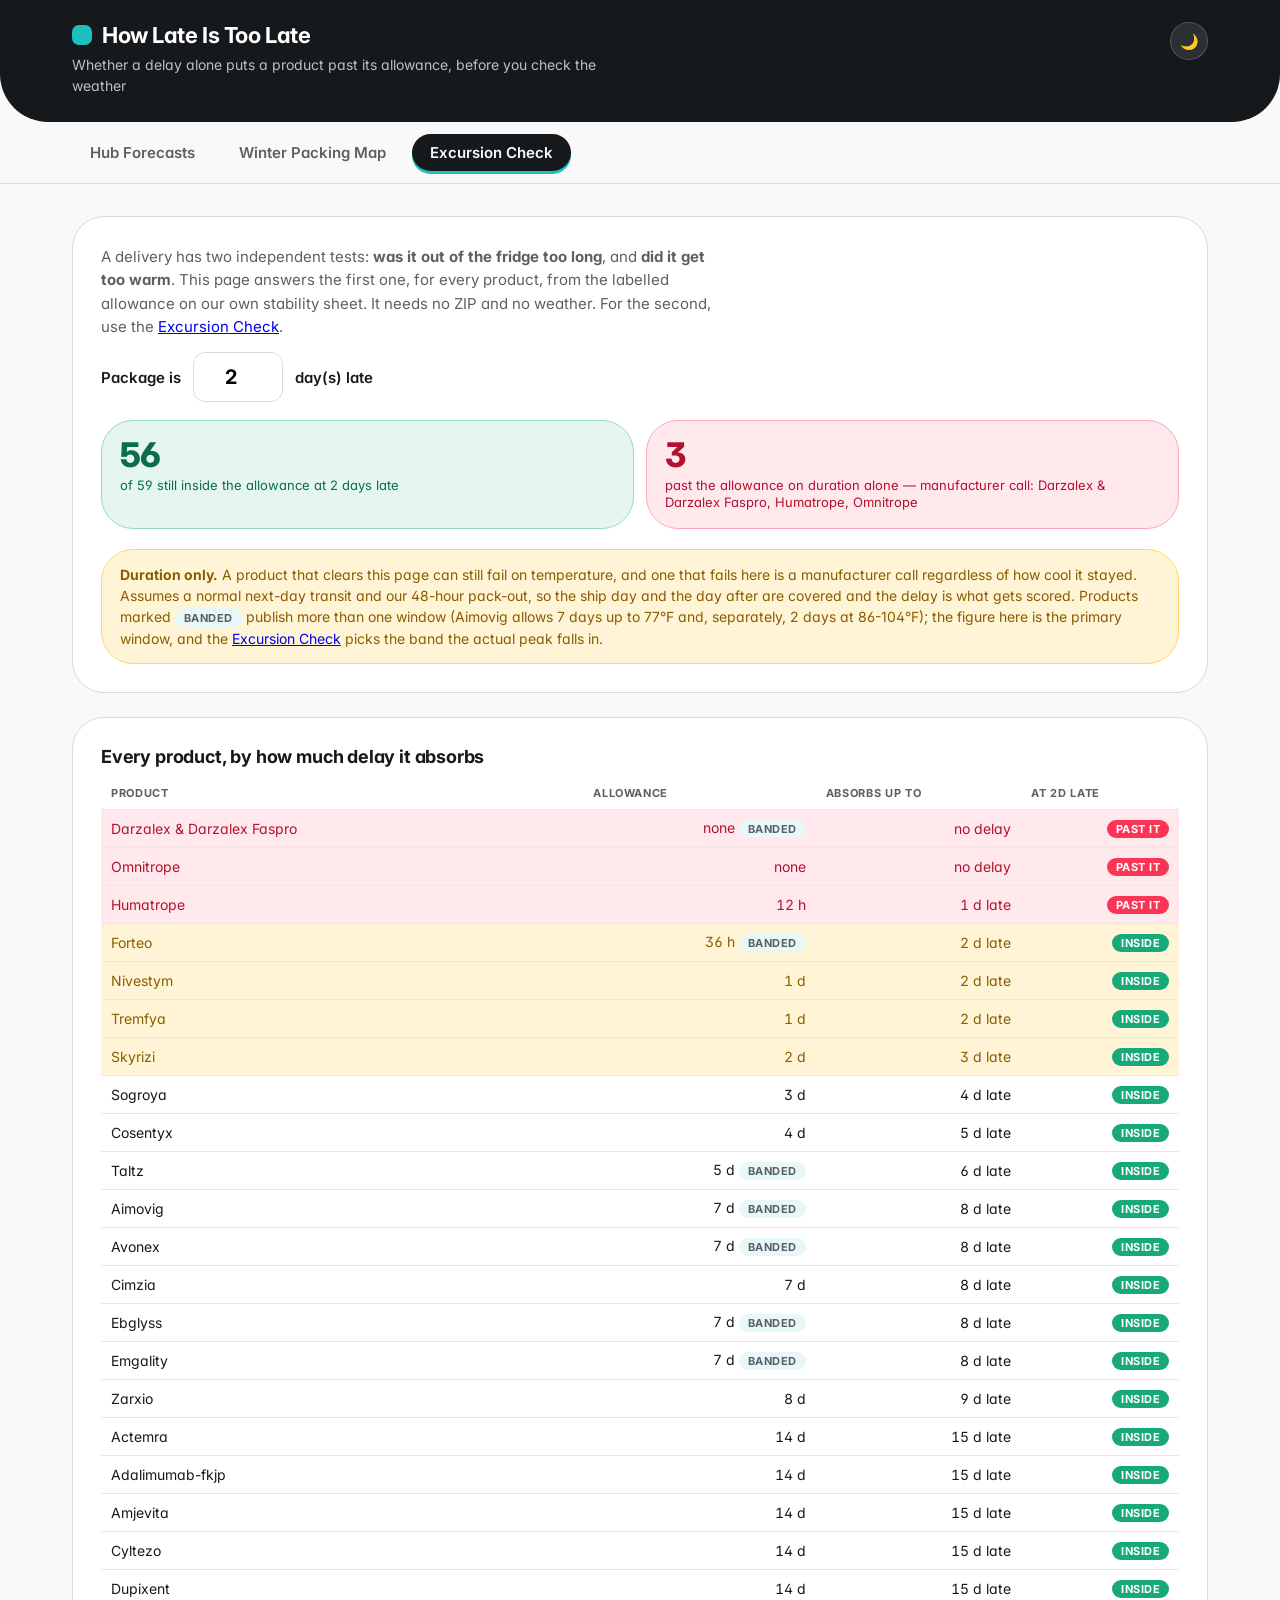
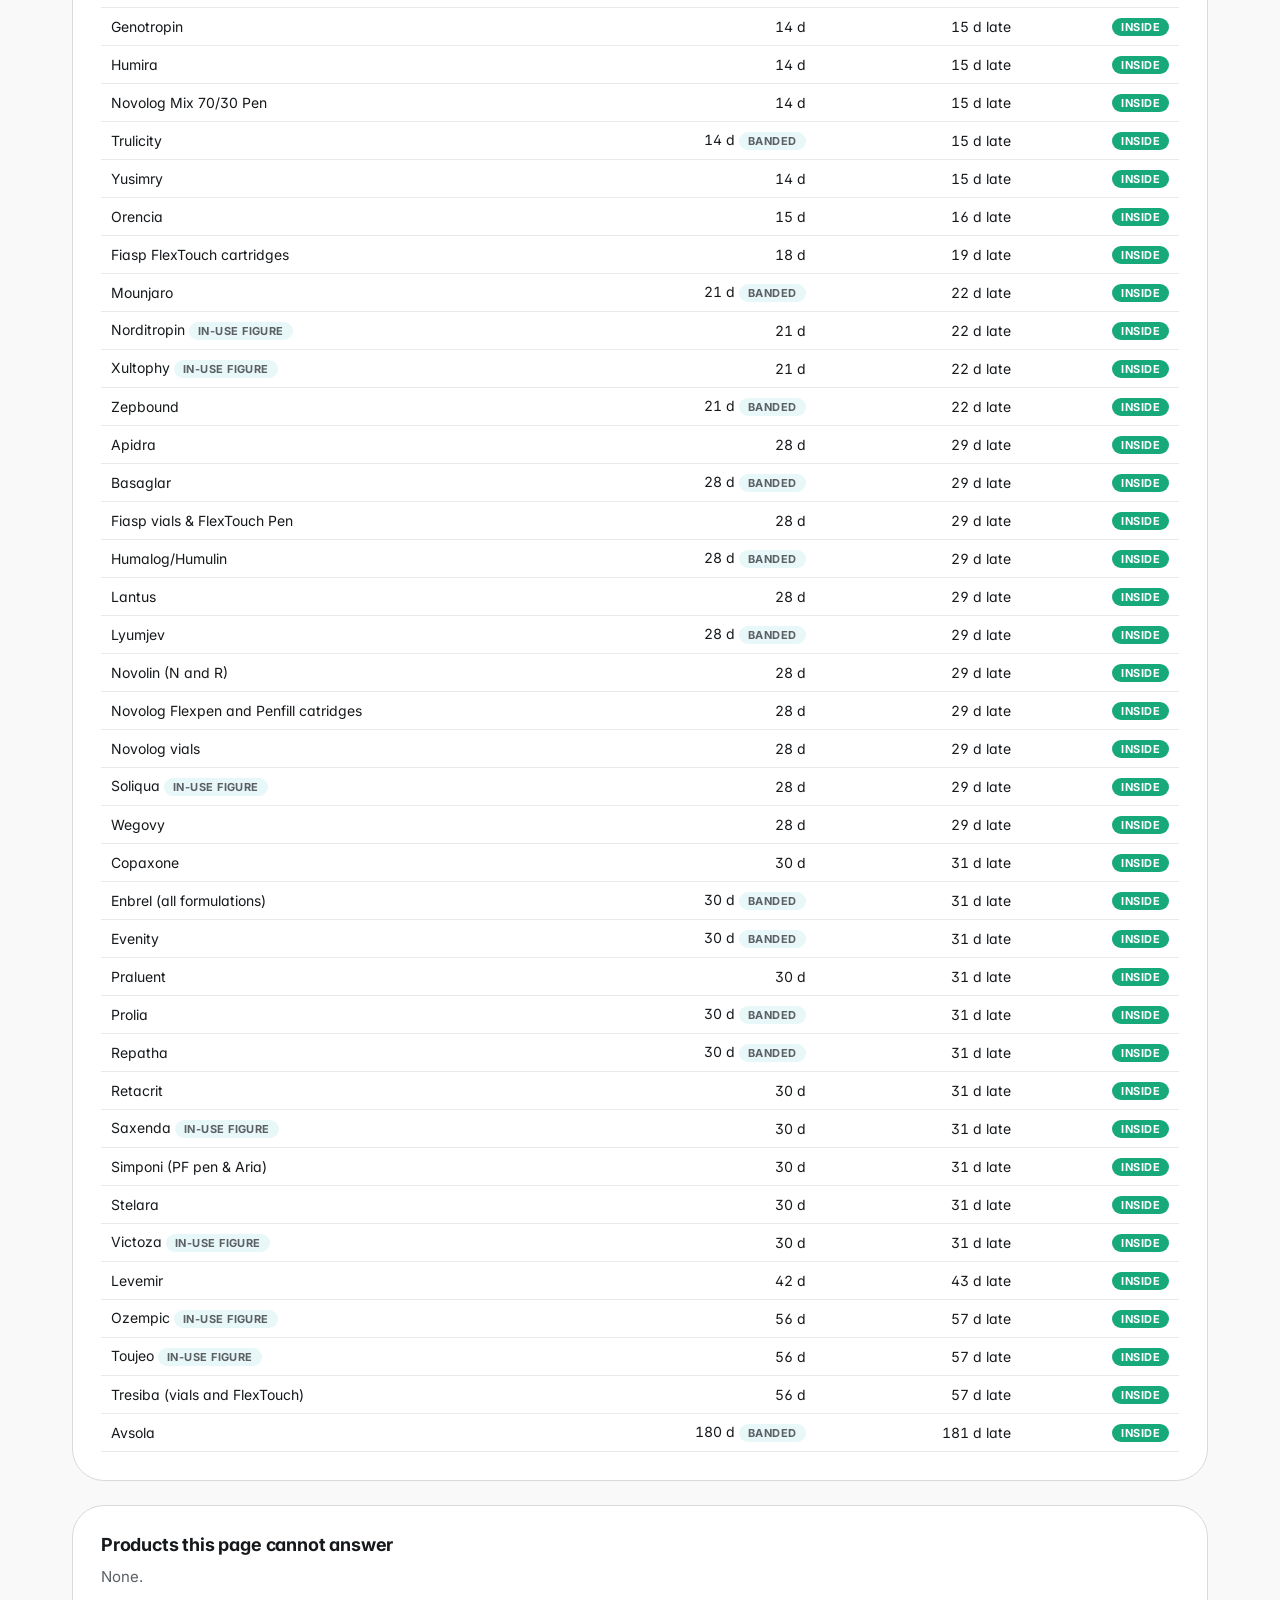
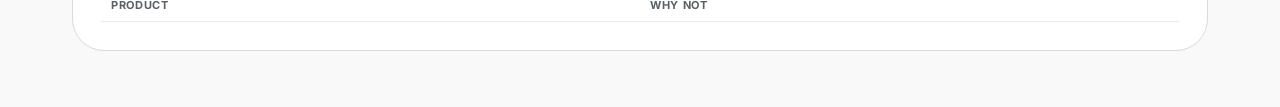
<file: delay-guide.html>
<!DOCTYPE html>
<html lang="en">
<head>
  <meta charset="UTF-8" />
  <meta name="viewport" content="width=device-width, initial-scale=1.0" />
  <title>How Late Is Too Late — Prescription Mart</title>
  <link rel="manifest" href="manifest.json" />
  <meta name="theme-color" content="#1B4F8A" />
  <link rel="icon" href="icon.svg" type="image/svg+xml" />
  <link rel="apple-touch-icon" href="icon.svg" />
  <meta name="apple-mobile-web-app-capable" content="yes" />
  <meta name="apple-mobile-web-app-status-bar-style" content="black-translucent" />
  <meta name="apple-mobile-web-app-title" content="Ship Weather" />
  <title>How Late Is Too Late — Prescription Mart</title>
  <link rel="preconnect" href="https://fonts.googleapis.com" />
  <link rel="preconnect" href="https://fonts.gstatic.com" crossorigin />
  <link href="https://fonts.googleapis.com/css2?family=Inter:wght@400;600;700&display=swap" rel="stylesheet" />
  <link rel="stylesheet" href="retro.css" />
  <style>
    /* ---- design tokens -------------------------------------------------
       Palette: Surfshark-derived. Teal = identity, coral = the one primary
       action per view, gold = advisory/urgency. Neutrals carry the rest.
       No drop shadows: elevation comes from surface contrast + hairlines. */
    :root {
      /* brand */
      --teal: #1ebfbf;        /* mark, icons, accents on dark */
      --coral: #fa3556;       /* primary action, highest severity */
      --coral-deep: #d81f3f;
      --gold: #ffc200;        /* advisory / urgency strips */
      --ink: #16191c;
      --abyss: #1e2327;

      --font-sans: 'Inter', ui-sans-serif, system-ui, -apple-system, BlinkMacSystemFont, "Segoe UI", Roboto, sans-serif;

      --bg: #f9f9f9;
      --surface: #ffffff;
      --surface-2: #f1f3f3;
      --inset: #e8f7f8;
      --border: #dadadd;
      --border-2: #e9e9ec;
      --text: #16191c;
      --text-muted: #5b6065;
      --text-faint: #767c81;
      --brand: #0b6e6e;       /* teal dark enough for text/links */
      --brand-strong: #095a5a;
      --header-bg: #16191c;
      --header-fg: #ffffff;
      --header-sub: rgba(255,255,255,.72);
      --on-accent: #ffffff;
      --shadow: none;
      --radius: 12px;         /* buttons, inputs */
      --radius-lg: 32px;      /* cards */
      --radius-panel: 48px;   /* the dark hero panel */
      --radius-pill: 96px;
      /* risk palette, retuned onto coral / gold / teal-green */
      --high-bg: #ffe9ed; --high-fg: #b3122f; --high-bd: #f9aab7; --high-dot: #fa3556;
      --med-bg: #fff4d6;  --med-fg: #8a5d00;  --med-bd: #ffd766;  --med-dot: #ffc200;
      --bl-bg: #fffbe8;   --bl-fg: #7d6a1f;   --bl-bd: #e8d894;   --bl-dot: #e3c84d;
      --low-bg: #e4f6ef;  --low-fg: #0d6b4f;  --low-bd: #9ad9c2;  --low-dot: #18a97b;
      --info-bg: #e8f7f8; --info-fg: #0b6e6e; --info-bd: #a5e0e0;
      /* winter map fills */
      --map-standard: #d7f0e4; --map-pack: #ffd3dc; --map-severe: #fa3556; --map-exception: #ffeeb8;
      --map-dot-pack: #d81f3f; --map-dot-severe: #7d0f22; --map-dot-pocket: #c88a00;
    }
    /* dark theme: follow system unless the user forces light; explicit toggle wins */
    @media (prefers-color-scheme: dark) {
      :root:not([data-theme="light"]) {
        --bg: #121517; --surface: #1e2327; --surface-2: #262c31; --inset: #16282a;
        --border: #333a40; --border-2: #2a3136;
        --text: #eceef0; --text-muted: #a8aeb4; --text-faint: #8d949a;
        --brand: #2fd4d4; --brand-strong: #5fe0e0;
        --header-bg: #0c0e10; --header-fg: #ffffff; --header-sub: rgba(255,255,255,.66);
        --high-bg: #3d1620; --high-fg: #ff9dac; --high-bd: #6e2734; --high-dot: #fa3556;
        --med-bg: #382c12;  --med-fg: #ffd070;  --med-bd: #6b5420; --med-dot: #ffc200;
        --bl-bg: #32301a;   --bl-fg: #e5d38a;   --bl-bd: #5d5527;  --bl-dot: #e3c84d;
        --low-bg: #10302a;  --low-fg: #7fd9b8;  --low-bd: #245349; --low-dot: #18a97b;
        --info-bg: #10292b; --info-fg: #7fdcdc; --info-bd: #27545a;
        --map-standard: #1b4438; --map-pack: #5a1f2b; --map-severe: #c9203f; --map-exception: #4a3c14;
        --map-dot-pack: #fa3556; --map-dot-severe: #ff8fa1; --map-dot-pocket: #ffc200;
      }
    }
    :root[data-theme="dark"] {
      --bg: #121517; --surface: #1e2327; --surface-2: #262c31; --inset: #16282a;
      --border: #333a40; --border-2: #2a3136;
      --text: #eceef0; --text-muted: #a8aeb4; --text-faint: #8d949a;
      --brand: #2fd4d4; --brand-strong: #5fe0e0;
      --header-bg: #0c0e10; --header-fg: #ffffff; --header-sub: rgba(255,255,255,.66);
      --high-bg: #3d1620; --high-fg: #ff9dac; --high-bd: #6e2734; --high-dot: #fa3556;
      --med-bg: #382c12;  --med-fg: #ffd070;  --med-bd: #6b5420; --med-dot: #ffc200;
      --bl-bg: #32301a;   --bl-fg: #e5d38a;   --bl-bd: #5d5527;  --bl-dot: #e3c84d;
      --low-bg: #10302a;  --low-fg: #7fd9b8;  --low-bd: #245349; --low-dot: #18a97b;
      --info-bg: #10292b; --info-fg: #7fdcdc; --info-bd: #27545a;
      --map-standard: #1b4438; --map-pack: #5a1f2b; --map-severe: #c9203f; --map-exception: #4a3c14;
      --map-dot-pack: #fa3556; --map-dot-severe: #ff8fa1; --map-dot-pocket: #ffc200;
    }

    * { box-sizing: border-box; margin: 0; padding: 0; }
    body { font-family: -apple-system, BlinkMacSystemFont, "Segoe UI", sans-serif; background: var(--bg); color: var(--text); min-height: 100vh; -webkit-font-smoothing: antialiased; transition: background .2s, color .2s; }
    .header { background: var(--header-bg); color: var(--header-fg); padding: 1.1rem 2rem; display: flex; align-items: center; justify-content: space-between; flex-wrap: wrap; gap: 8px; }
    .header .h1 { font-size: 18px; font-weight: 600; letter-spacing: -.01em; }
    .header .sub { font-size: 13px; opacity: 0.78; margin-top: 2px; }
    .header-right { display: flex; align-items: center; gap: 14px; }
    .header .updated { font-size: 12px; opacity: 0.72; }
    .theme-toggle { background: rgba(255,255,255,.12); border: 1px solid rgba(255,255,255,.22); color: var(--header-fg); width: 34px; height: 34px; border-radius: 8px; cursor: pointer; font-size: 15px; line-height: 1; display: inline-flex; align-items: center; justify-content: center; }
    .theme-toggle:hover { background: rgba(255,255,255,.2); }
    .today-banner { background: var(--surface); border-bottom: 1px solid var(--border); padding: 1.25rem 2rem; text-align: center; }
    .today-day { font-size: 32px; font-weight: 650; color: var(--brand); line-height: 1.1; letter-spacing: -.02em; }
    .today-date { font-size: 15px; color: var(--text-muted); margin-top: 3px; }
    .tabs { background: var(--surface); border-bottom: 1px solid var(--border); padding: 0 2rem; }
    .tabs-inner { max-width: 1100px; margin: 0 auto; display: flex; gap: 4px; }
    .tab { padding: 13px 18px; font-size: 14px; font-weight: 500; color: var(--text-muted); border-bottom: 3px solid transparent; text-decoration: none; }
    .tab:hover { color: var(--text); }
    .tab.active { color: var(--brand); border-bottom-color: var(--brand); }
    .container { max-width: 1100px; margin: 0 auto; padding: 1.5rem; }
    .card { background: var(--surface); border: 1px solid var(--border); border-radius: var(--radius-lg); padding: 1.25rem; margin-bottom: 1.5rem; box-shadow: var(--shadow); }
    
    .grid-2 { display: grid; grid-template-columns: 1fr 1fr; gap: 16px; }
    @media (max-width: 800px) { .grid-2 { grid-template-columns: 1fr; } }
    label.lbl { display: block; font-size: 12px; font-weight: 600; color: var(--text-muted); margin: 10px 0 4px; }
    select, input[type=text], input[type=date] { width: 100%; padding: 9px 12px; font-size: 14px; border: 1px solid var(--border); border-radius: 8px; background: var(--surface); color: var(--text); }
    .btn { background: var(--surface); border: 1px solid var(--border); border-radius: 8px; padding: 9px 16px; font-size: 13px; cursor: pointer; color: var(--text); display: inline-flex; align-items: center; gap: 6px; }
    .btn:hover { background: var(--surface-2); }
    .btn-primary { background: var(--brand); color: var(--on-accent); border-color: var(--brand); }
    .btn-primary:hover { background: var(--brand-strong); }
    .section-label { font-size: 11px; font-weight: 600; color: var(--text-faint); text-transform: uppercase; letter-spacing: 0.06em; margin-bottom: 12px; }
    .drug-facts { display: grid; grid-template-columns: 1fr 1fr; gap: 10px 16px; margin-top: 12px; font-size: 13px; }
    .drug-facts .k { font-size: 11px; color: var(--text-faint); text-transform: uppercase; letter-spacing: .05em; }
    .drug-facts .v { font-weight: 600; margin-top: 2px; }
    .note { font-size: 12px; color: var(--text-muted); line-height: 1.5; }
    .banner { border-radius: var(--radius); padding: 10px 14px; font-size: 13px; margin-bottom: 12px; border: 1px solid var(--border); }
    .banner.warn { background: #FFF3D6; border-color: #FFCC80; color: #7A4B00; }
    .banner.bad { background: #FFCDD2; border-color: #EF9A9A; color: #7F0000; }
    .banner.ok { background: #DCEDC8; border-color: #C5E1A5; color: #33691E; }
    .banner.info { background: var(--surface-2); color: var(--text-muted); }
    .verdict { font-size: 20px; font-weight: 700; letter-spacing: -.01em; margin-bottom: 4px; }
    table.days { width: 100%; border-collapse: collapse; font-size: 13px; margin-top: 12px; }
    table.days th, table.days td { text-align: left; padding: 8px 10px; border-bottom: 1px solid var(--border-2); }
    table.days th { font-size: 11px; color: var(--text-faint); text-transform: uppercase; letter-spacing: .05em; font-weight: 600; }
    td.hot { color: #B71C1C; font-weight: 600; }
    td.cold { color: #0D47A1; font-weight: 600; }
    .status { font-size: 13px; color: var(--text-muted); margin-top: 8px; min-height: 18px; }
    .chip { display: inline-block; margin: 2px 2px 0 0; padding: 2px 9px; border-radius: 999px; border: 1px solid var(--border); background: var(--surface); color: var(--brand); font-size: 12px; cursor: pointer; }
    .chip:hover { background: var(--surface-2); }
    .copy-status { font-size: 12px; color: var(--low-fg); margin-top: 8px; height: 16px; }
    .pack-btns { display: grid; grid-template-columns: repeat(2, 1fr); gap: 8px; margin-top: 6px; }
    .pack-btn { text-align: left; padding: 12px 14px; border: 2px solid var(--border); border-radius: 10px; background: var(--surface); color: var(--text); cursor: pointer; font-size: 14px; line-height: 1.3; }
    .pack-btn .sub { display: block; font-size: 12px; color: var(--text-muted); margin-top: 2px; }
    .pack-btn:hover { background: var(--surface-2); }
    .pack-btn.active { border-color: var(--brand); background: var(--info-bg, var(--surface-2)); }
    .flag-row { display: flex; align-items: flex-start; gap: 8px; margin-top: 12px; font-size: 13px; }
    .flag-row input { margin-top: 3px; width: auto; }
    .verdict-card { border-radius: var(--radius-lg); padding: 20px 22px; border: 1px solid var(--border); }
    .verdict-card.ok { background: #DCEDC8; border-color: #C5E1A5; color: #1B5E20; }
    .verdict-card.call { background: #FFF3D6; border-color: #FFCC80; color: #7A4B00; }
    .verdict-card.replace { background: #FFCDD2; border-color: #EF9A9A; color: #7F0000; }
    .verdict-card.wait { background: var(--surface-2); color: var(--text-muted); }
    .verdict-big { font-size: 28px; font-weight: 800; letter-spacing: -.02em; line-height: 1.1; }
    .verdict-why { font-size: 15px; margin-top: 8px; line-height: 1.45; }
    .verdict-tell { font-size: 14px; margin-top: 12px; padding-top: 10px; border-top: 1px solid rgba(0,0,0,.12); }
    .verdict-tell b { text-transform: uppercase; font-size: 11px; letter-spacing: .06em; opacity: .8; display: block; margin-bottom: 2px; }
    .verdict-list { margin: 4px 0 0; padding-left: 18px; font-size: 14px; }
    .verdict-list li { margin: 5px 0; line-height: 1.4; }
    .verdict-list li strong { font-weight: 700; }
    .lean { display: inline-block; font-size: 11px; font-weight: 700; letter-spacing: .04em; text-transform: uppercase; padding: 1px 7px; border-radius: 999px; margin-left: 4px; vertical-align: 1px; white-space: nowrap; }
    .lean.keep { background: #C5E1A5; color: #1B5E20; }
    .lean.replace { background: #EF9A9A; color: #7F0000; }
    details.more { margin-top: 12px; }
    details.more summary { cursor: pointer; font-size: 13px; color: var(--brand); }
    .allow-line { font-size: 14px; margin-top: 10px; line-height: 1.4; }
    .allow-line b { font-weight: 700; }

    .basis h2 { font-size: 17px; margin: 26px 0 8px; letter-spacing: -.01em; }
    .basis h2:first-child { margin-top: 0; }
    .basis p, .basis li { font-size: 14px; line-height: 1.5; }
    .basis ul { padding-left: 20px; margin: 6px 0; }
    .basis li { margin: 5px 0; }
    .basis .rule { font-size: 15px; line-height: 1.6; border-left: 5px solid var(--teal); padding: 16px 20px; background: var(--surface-2); border-radius: 0 var(--radius-lg) var(--radius-lg) 0; margin: 12px 0; }
    .basis .rule b.t { display: block; font-size: 14px; margin-bottom: 4px; }
    .basis .ref { font-size: 13px; color: var(--text-muted); }
    .basis a { color: var(--brand); }
    .basis .ref a { color: var(--brand); }
    .basis .caveat { background: var(--med-bg); border: 1px solid var(--med-bd); color: var(--med-fg); border-radius: var(--radius); padding: 10px 14px; font-size: 13px; }
    .basis ol.refs { padding-left: 22px; }
    .basis ol.refs li { font-size: 13px; margin: 7px 0; }
    .basis .tag { display: inline-block; font-size: 11px; font-weight: 700; letter-spacing: .05em; text-transform: uppercase; padding: 1px 6px; border-radius: 999px; background: var(--inset); color: var(--text-muted); margin-left: 4px; vertical-align: 1px; }
    .basis table { width: 100%; border-collapse: collapse; font-size: 13px; }
    .basis th, .basis td { text-align: left; padding: 7px 8px; border-bottom: 1px solid var(--border-2); vertical-align: top; }
    .basis th { font-size: 11px; text-transform: uppercase; letter-spacing: .05em; color: var(--text-muted); }

    /* ---- component layer ------------------------------------------------
       Inter throughout, dark rounded hero panel, pill nav, 32px cards with
       hairline borders and no shadow, 12px buttons with a single coral CTA. */
    body { font-family: var(--font-sans); font-feature-settings: "cv11", "ss01"; }

    /* header + day banner read as one full-bleed dark panel */
    .header { padding: 22px 32px 14px; align-items: flex-start; }
    .header .h1 { font-size: 22px; font-weight: 700; letter-spacing: -.02em; display: flex; align-items: center; gap: 10px; }
    .header .h1::before { content: ''; width: 20px; height: 20px; border-radius: 7px; background: var(--teal); flex: none; }
    .header .sub { font-size: 14px; line-height: 1.5; color: var(--header-sub); opacity: 1; margin-top: 6px; max-width: 64ch; }
    .header .updated { font-size: 13px; color: var(--header-sub); opacity: 1; }
    .header-right { gap: 12px; }
    .header--solo { border-radius: 0 0 var(--radius-panel) var(--radius-panel); padding-bottom: 26px; }
    .theme-toggle { width: 38px; height: 38px; border-radius: var(--radius-pill); background: rgba(255,255,255,.1); border-color: rgba(255,255,255,.18); }

    .today-banner { background: var(--header-bg); border-bottom: none; text-align: left;
      padding: 2px 32px 26px; border-radius: 0 0 var(--radius-panel) var(--radius-panel); }
    .today-day { font-size: 44px; font-weight: 700; letter-spacing: -1.2px; line-height: 1.07; color: var(--teal); }
    .today-date { font-size: 16px; color: var(--header-sub); margin-top: 2px; }

    /* pill navigation on the canvas */
    .tabs { background: transparent; border-bottom: 1px solid var(--border); padding: 0 32px; }
    .tabs-inner { gap: 8px; padding: 12px 0; }
    .tab { border-bottom: none; border-radius: var(--radius-pill); padding: 9px 18px; font-size: 15px; font-weight: 600; }
    .tab:hover { background: var(--surface-2); color: var(--text); }
    .tab.active { background: var(--text); color: var(--bg); }

    /* one 1200px grid: the dark panel is full-bleed but its content lines up
       with the tabs and the cards below it at every viewport width */
    :root { --page-max: 1200px; --gutter: 32px; }
    .header, .today-banner, .tabs { padding-left: max(var(--gutter), calc((100% - var(--page-max)) / 2 + var(--gutter)));
      padding-right: max(var(--gutter), calc((100% - var(--page-max)) / 2 + var(--gutter))); }
    .container { max-width: var(--page-max); padding: var(--gutter); }
    .tabs-inner { max-width: none; }

    /* surfaces: contrast + hairline, never shadow */
    .card { border-radius: var(--radius-lg); padding: 28px; box-shadow: none; }
    .card--muted { background: var(--surface-2); }
    .hero { border-radius: var(--radius-lg); padding: 28px 32px; box-shadow: none; border-left-width: 6px; }
    .hero-eyebrow { font-size: 12px; letter-spacing: .08em; }
    .rec-action { font-size: 32px; font-weight: 700; letter-spacing: -.02em; line-height: 1.2; }
    .rec-text { font-size: 15px; line-height: 1.7; }
    .card-title { font-size: 17px; font-weight: 700; letter-spacing: -.01em; }
    .card-sub, .section-label { font-size: 12px; }
    .section-label { letter-spacing: .08em; }

    /* buttons: dark fill by default, exactly one coral CTA per view */
    .btn { border-radius: var(--radius); padding: 12px 22px; font-size: 15px; font-weight: 600; }
    .btn:hover { background: var(--surface-2); }
    .btn-primary { background: var(--text); color: var(--bg); border-color: var(--text); }
    .btn-primary:hover { background: var(--text); opacity: .88; }
    .btn-cta { background: var(--coral); color: #fff; border-color: var(--coral); }
    .btn-cta:hover { background: var(--coral-deep); border-color: var(--coral-deep); }

    .badge { border-radius: var(--radius-pill); padding: 5px 14px; font-size: 13px; font-weight: 600; }
    .alert-bar { border-radius: var(--radius-lg); padding: 14px 22px; font-size: 15px; }

    input, select, textarea { border-radius: var(--radius); border: 1px solid var(--border); font-family: inherit; font-size: 16px; }
    input:not([type=checkbox]), select { padding: 12px 14px; }
    input:focus, select:focus, textarea:focus { outline: 2px solid var(--brand); outline-offset: 1px; border-color: var(--brand); }

    @media (max-width: 600px) {
      .header { padding: 18px 20px 12px; }
      .header--solo { padding-bottom: 22px; }
      .today-banner { padding: 2px 20px 22px; border-radius: 0 0 var(--radius-lg) var(--radius-lg); }
      .header--solo { border-radius: 0 0 var(--radius-lg) var(--radius-lg); }
      .today-day { font-size: 32px; letter-spacing: -.8px; }
      :root { --gutter: 20px; }
      .container { padding: 20px; }
      .card { padding: 20px; }
      .hero { padding: 22px 20px; }
      .rec-action { font-size: 26px; }
      .basis .rule { padding: 14px 16px; }
      .basis h2 { font-size: 19px; }
    }

    .dg h2 { font-size: 18px; margin: 28px 0 10px; letter-spacing: -.01em; }
    .dg h2:first-child { margin-top: 0; }
    .dg p, .dg li { font-size: 15px; line-height: 1.55; }
    .dg .lede { color: var(--text-muted); max-width: 70ch; }
    .ask { display: flex; align-items: center; gap: 12px; flex-wrap: wrap; margin: 4px 0 18px; }
    .ask label { font-size: 15px; font-weight: 600; }
    .ask input { width: 90px; font-size: 20px; font-weight: 700; text-align: center; }
    .tally { display: grid; grid-template-columns: 1fr 1fr; gap: 12px; margin-bottom: 20px; }
    .tally > div { border-radius: var(--radius-lg); padding: 16px 18px; border: 1px solid var(--border); }
    .tally .n { font-size: 34px; font-weight: 800; line-height: 1.05; letter-spacing: -.02em; }
    .tally .lbl { font-size: 13px; margin-top: 4px; line-height: 1.35; }
    .tally .good { background: var(--low-bg); border-color: var(--low-bd); color: var(--low-fg); }
    .tally .bad  { background: var(--high-bg); border-color: var(--high-bd); color: var(--high-fg); }
    .dg table { width: 100%; border-collapse: collapse; font-size: 14px; }
    .dg th, .dg td { text-align: left; padding: 9px 10px; border-bottom: 1px solid var(--border-2); }
    .dg th { font-size: 11px; text-transform: uppercase; letter-spacing: .06em; color: var(--text-muted); font-weight: 700; }
    .dg td.num { text-align: right; font-variant-numeric: tabular-nums; white-space: nowrap; }
    .dg tr.over td { background: var(--high-bg); color: var(--high-fg); }
    .dg tr.edge td { background: var(--med-bg); color: var(--med-fg); }
    .pill { display: inline-block; font-size: 11px; font-weight: 700; text-transform: uppercase; letter-spacing: .04em;
      padding: 2px 9px; border-radius: var(--radius-pill); }
    .pill.no { background: var(--coral); color: #fff; }
    .pill.ok { background: var(--low-dot); color: #fff; }
    .pill.na { background: var(--inset); color: var(--text-muted); }
    .dg .caveat { background: var(--med-bg); border: 1px solid var(--med-bd); color: var(--med-fg);
      border-radius: var(--radius-lg); padding: 14px 18px; font-size: 14px; line-height: 1.5; }
    @media (max-width: 600px) { .tally { grid-template-columns: 1fr; } .dg th, .dg td { padding: 8px 6px; font-size: 13px; } }
  </style>
  <script>
    (function(){ try { var t = localStorage.getItem('theme'); if (t === 'dark' || t === 'light') document.documentElement.setAttribute('data-theme', t); } catch(e){} })();
  </script>
</head>
<body>

<div class="header header--solo">
  <div>
    <div class="h1">How Late Is Too Late</div>
    <div class="sub">Whether a delay alone puts a product past its allowance, before you check the weather</div>
  </div>
  <div class="header-right">
    <button class="theme-toggle" id="theme-toggle" onclick="toggleTheme()" title="Toggle light/dark" aria-label="Toggle light/dark theme">&#127769;</button>
  </div>
</div>

<div class="tabs">
  <div class="tabs-inner">
    <a href="index.html" class="tab">Hub Forecasts</a>
    <a href="winter-pack.html" class="tab">Winter Packing Map</a>
    <a href="excursion.html" class="tab active">Excursion Check</a>
  </div>
</div>

<div class="container dg">

  <div class="card">
    <p class="lede" style="margin-bottom:14px;">A delivery has two independent tests: <strong>was it out of the fridge
    too long</strong>, and <strong>did it get too warm</strong>. This page answers the first one, for every product,
    from the labelled allowance on our own stability sheet. It needs no ZIP and no weather.
    For the second, use the <a href="excursion.html">Excursion Check</a>.</p>

    <div class="ask">
      <label for="late">Package is</label>
      <input id="late" type="number" min="0" max="60" value="2" oninput="render()" />
      <label for="late">day(s) late</label>
    </div>

    <div class="tally">
      <div class="good"><div class="n" id="n-ok">—</div><div class="lbl" id="l-ok">still inside the allowance on duration</div></div>
      <div class="bad"><div class="n" id="n-bad">—</div><div class="lbl" id="l-bad">past the allowance on duration alone</div></div>
    </div>

    <div class="caveat"><strong>Duration only.</strong> A product that clears this page can still fail on
    temperature, and one that fails here is a manufacturer call regardless of how cool it stayed. Assumes a
    normal next-day transit and our 48-hour pack-out, so the ship day and the day after are covered and the
    delay is what gets scored. Products marked <span class="pill na">banded</span> publish more than one
    window (Aimovig allows 7 days up to 77&deg;F and, separately, 2 days at 86-104&deg;F); the figure here is
    the primary window, and the <a href="excursion.html">Excursion Check</a> picks the band the actual peak
    falls in.</div>
  </div>

  <div class="card" style="margin-top:16px;">
    <h2>Every product, by how much delay it absorbs</h2>
    <table id="tbl"><tbody></tbody></table>
  </div>

  <div class="card" style="margin-top:16px;">
    <h2>Products this page cannot answer</h2>
    <p class="lede" id="unknown-note"></p>
    <table id="tbl-unknown"><tbody></tbody></table>
  </div>

</div>

<script>
const PACKOUT_RATING_HOURS = 48;
const PICKUP_HOUR = 16;
// Next-day air: a package N days late arrives around midday N+1 days after the
// 4pm pick-up, i.e. 20 + 24N hours. The pack-out covers the first 48 of those
// and the rest must fit the allowance. Worked in hours, so for whole-day
// allowances this is allowance days + 1, and a short allowance (Forteo's 36
// hours, Humatrope's 12) is not rounded up to a day it does not have.
// Kept identical to maxDaysLate() in excursion.html.
function maxDaysLate(d) {
  if (d.noExcursion) return 0;
  const a = d.allowanceHours;
  if (a == null) return null;
  const onTime = 24 - PICKUP_HOUR + 12;
  return Math.max(0, Math.floor((a + PACKOUT_RATING_HOURS - onTime) / 24));
}
function allowanceLabel(d) {
  if (d.noExcursion) return 'none';
  const h = d.allowanceHours;
  if (h == null) return '—';
  return h < 24 || h % 24 ? h + ' h' : h / 24 + ' d';
}
let DRUGS = [];

function render() {
  const late = Math.max(0, parseInt(document.getElementById('late').value, 10) || 0);
  const known = DRUGS.filter(d => d.refrigerated !== false && maxDaysLate(d) !== null);
  const unknown = DRUGS.filter(d => d.refrigerated !== false && maxDaysLate(d) === null);

  const bad = known.filter(d => late > maxDaysLate(d));
  const ok = known.filter(d => late <= maxDaysLate(d));
  document.getElementById('n-ok').textContent = ok.length;
  document.getElementById('n-bad').textContent = bad.length;
  document.getElementById('l-ok').textContent = `of ${known.length} still inside the allowance at ${late} day${late === 1 ? '' : 's'} late`;
  document.getElementById('l-bad').textContent = bad.length
    ? `past the allowance on duration alone — manufacturer call: ${bad.map(d => d.name.replace(/\*\*.*$/, '')).join(', ')}`
    : `past the allowance on duration alone`;

  const rows = known.slice().sort((a, b) => maxDaysLate(a) - maxDaysLate(b) || a.name.localeCompare(b.name));
  let html = '<tr><th>Product</th><th class="num">Allowance</th><th class="num">Absorbs up to</th><th class="num">At ' + late + 'd late</th></tr>';
  rows.forEach(d => {
    const m = maxDaysLate(d);
    const over = late > m;
    const cls = over ? 'over' : (m - late <= 1 ? 'edge' : '');
    html += `<tr class="${cls}"><td>${d.name}${d.inUseAllowance ? ' <span class="pill na">in-use figure</span>' : ''}</td>`
      + `<td class="num">${allowanceLabel(d)}${d.tiers ? ' <span class="pill na">banded</span>' : ''}</td>`
      + `<td class="num">${m === 0 ? 'no delay' : m + ' d late'}</td>`
      + `<td class="num"><span class="pill ${over ? 'no' : 'ok'}">${over ? 'past it' : 'inside'}</span></td></tr>`;
  });
  document.getElementById('tbl').innerHTML = html;

  document.getElementById('unknown-note').textContent = unknown.length
    ? `${unknown.length} products carry no usable allowance for unopened stock, so a delay cannot be judged here at all. Go to the manufacturer.`
    : 'None.';
  let uh = '<tr><th>Product</th><th>Why not</th></tr>';
  unknown.forEach(d => {
    uh += `<tr><td>${d.name}</td><td>${d.calculatorUrl
      ? `allowance depends on presentation and whether it has been started — <a href="${d.calculatorUrl}" target="_blank" rel="noopener">manufacturer calculator</a>`
      : 'no allowance duration on the sheet'}</td></tr>`;
  });
  document.getElementById('tbl-unknown').innerHTML = uh;
}

(async function boot() {
  try { const r = await fetch('data/drugs.json?_=' + Date.now()); DRUGS = await r.json(); }
  catch (e) { DRUGS = []; }
  DRUGS.sort((a, b) => a.name.localeCompare(b.name));
  render();
})();

function currentTheme() { const f = document.documentElement.getAttribute('data-theme'); if (f) return f; return (window.matchMedia && window.matchMedia('(prefers-color-scheme: dark)').matches) ? 'dark' : 'light'; }
function syncThemeIcon() { const b = document.getElementById('theme-toggle'); if (b) b.textContent = currentTheme() === 'dark' ? '\u2600\ufe0f' : '\ud83c\udf19'; }
function toggleTheme() { const n = currentTheme() === 'dark' ? 'light' : 'dark'; document.documentElement.setAttribute('data-theme', n); try { localStorage.setItem('theme', n); } catch(e) {} syncThemeIcon(); }
syncThemeIcon();
</script>
<script src="retro.js"></script>
</body>
</html>
</file>
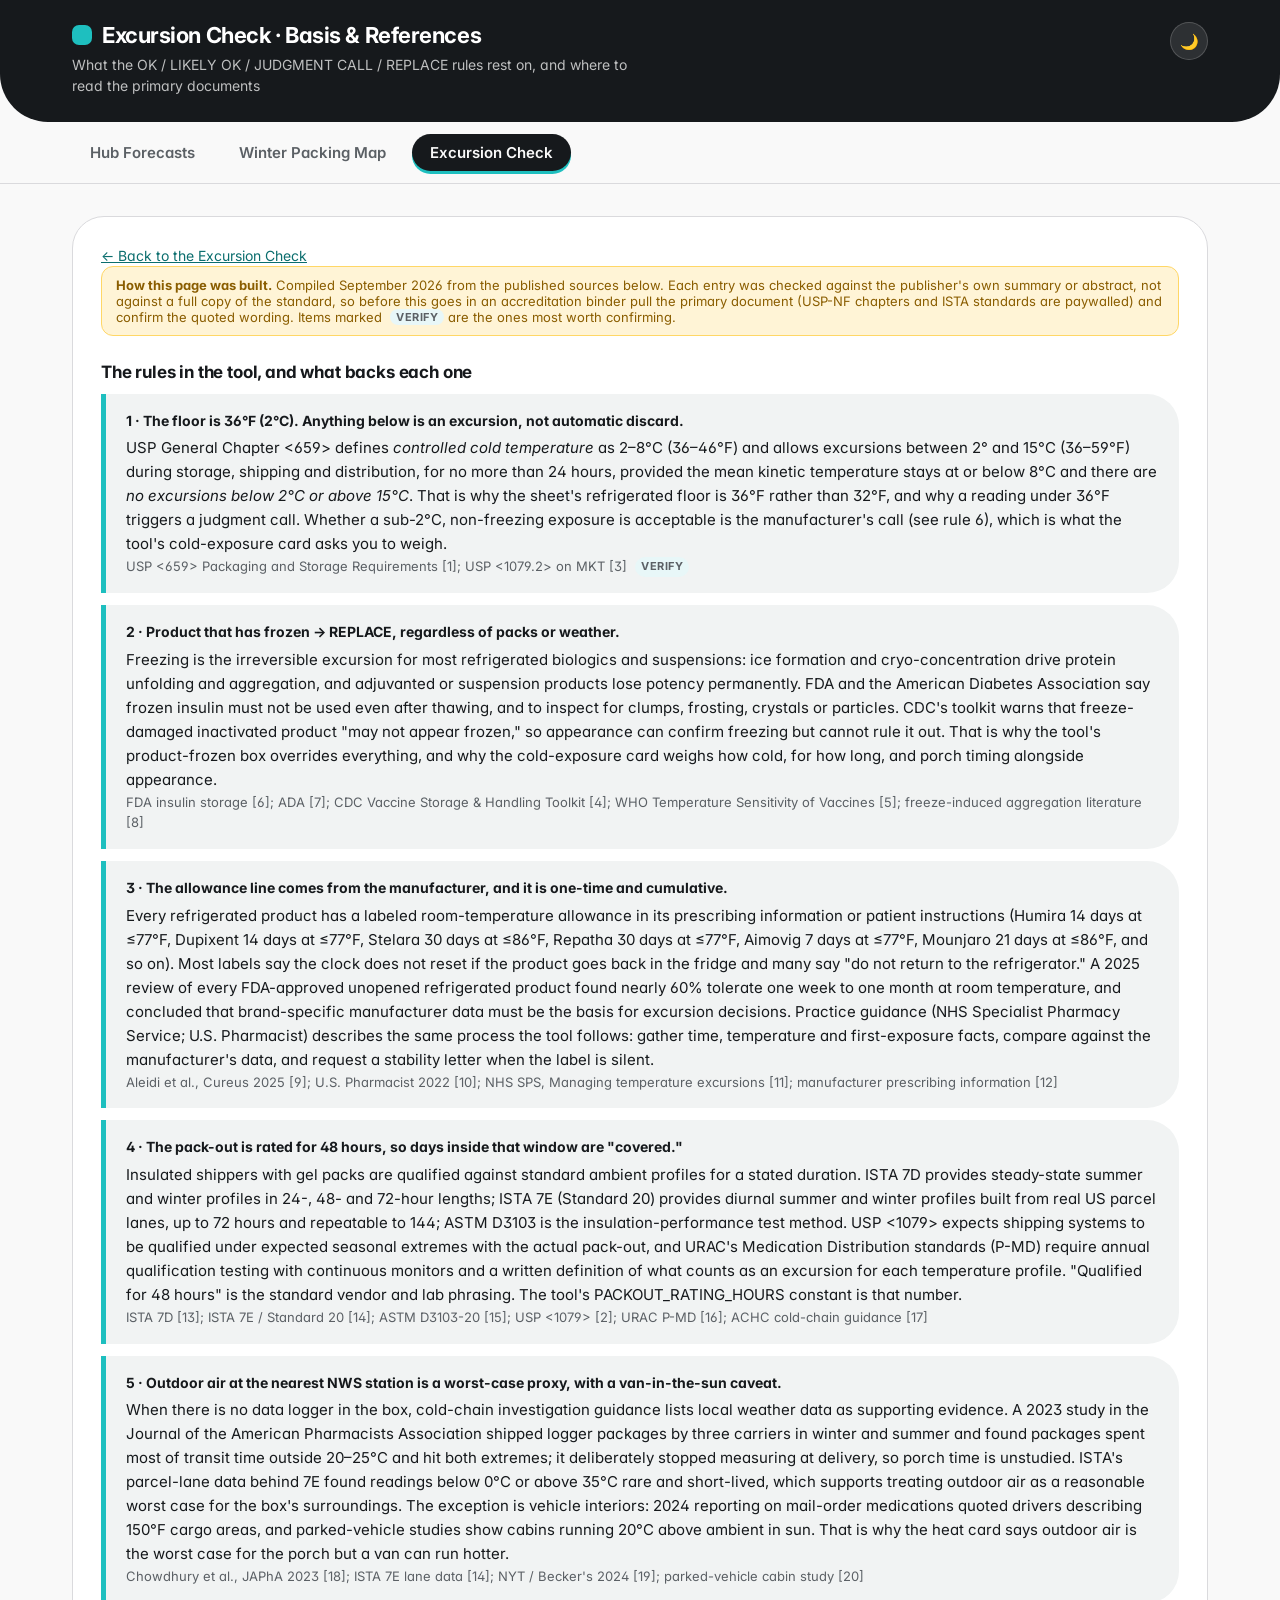
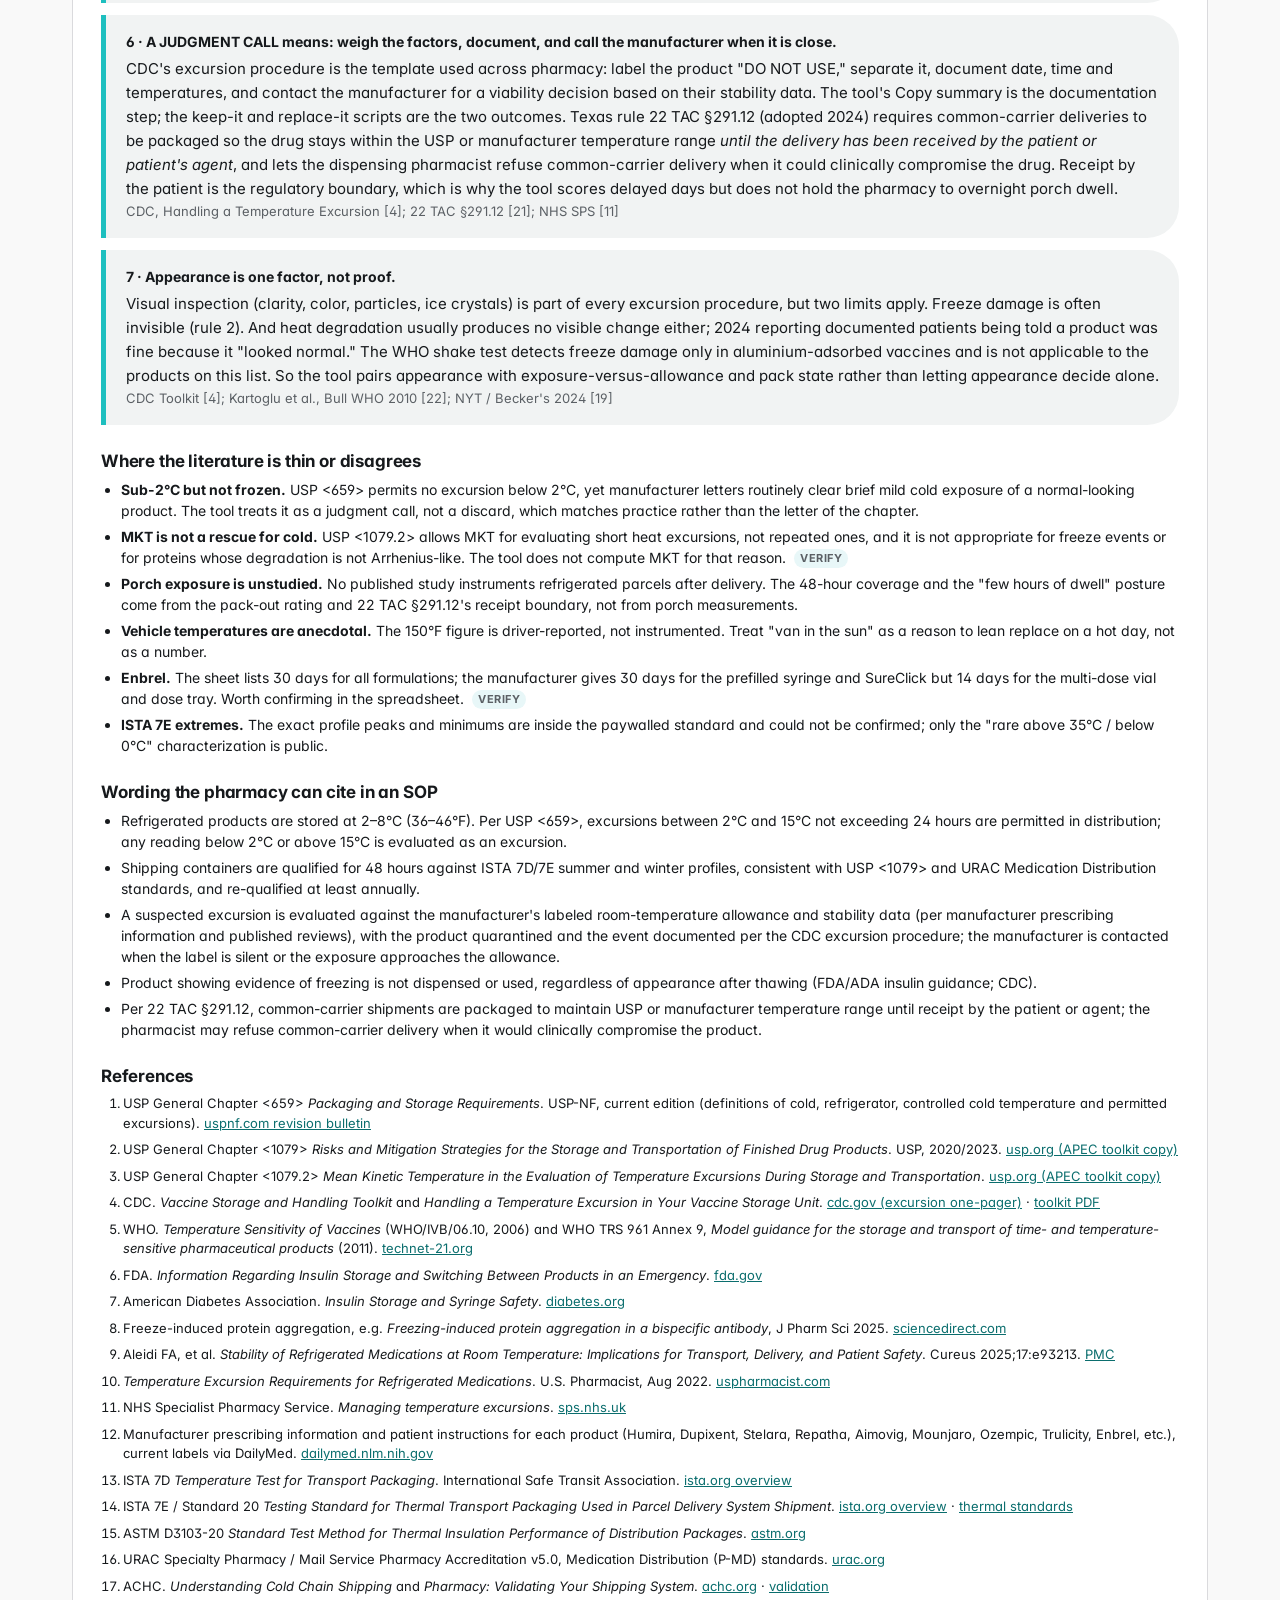
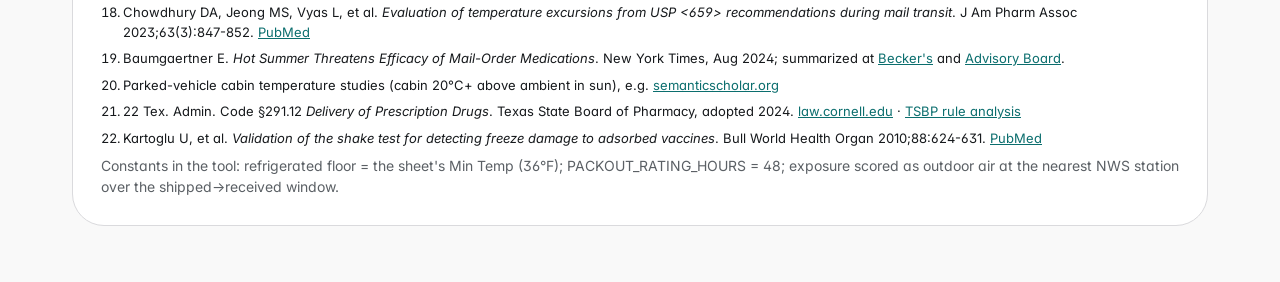
<file: excursion-basis.html>
<!DOCTYPE html>
<html lang="en">
<head>
  <meta charset="UTF-8" />
  <meta name="viewport" content="width=device-width, initial-scale=1.0" />
  <title>Excursion Check · Basis &amp; References — Prescription Mart</title>
  <link rel="manifest" href="manifest.json" />
  <meta name="theme-color" content="#1B4F8A" />
  <link rel="icon" href="icon.svg" type="image/svg+xml" />
  <link rel="apple-touch-icon" href="icon.svg" />
  <meta name="apple-mobile-web-app-capable" content="yes" />
  <meta name="apple-mobile-web-app-status-bar-style" content="black-translucent" />
  <meta name="apple-mobile-web-app-title" content="Ship Weather" />
  <title>Excursion Check · Basis &amp; References — Prescription Mart</title>
  <link rel="preconnect" href="https://fonts.googleapis.com" />
  <link rel="preconnect" href="https://fonts.gstatic.com" crossorigin />
  <link href="https://fonts.googleapis.com/css2?family=Inter:wght@400;600;700&display=swap" rel="stylesheet" />
  <link rel="stylesheet" href="retro.css" />
  <style>
    /* ---- design tokens -------------------------------------------------
       Palette: Surfshark-derived. Teal = identity, coral = the one primary
       action per view, gold = advisory/urgency. Neutrals carry the rest.
       No drop shadows: elevation comes from surface contrast + hairlines. */
    :root {
      /* brand */
      --teal: #1ebfbf;        /* mark, icons, accents on dark */
      --coral: #fa3556;       /* primary action, highest severity */
      --coral-deep: #d81f3f;
      --gold: #ffc200;        /* advisory / urgency strips */
      --ink: #16191c;
      --abyss: #1e2327;

      --font-sans: 'Inter', ui-sans-serif, system-ui, -apple-system, BlinkMacSystemFont, "Segoe UI", Roboto, sans-serif;

      --bg: #f9f9f9;
      --surface: #ffffff;
      --surface-2: #f1f3f3;
      --inset: #e8f7f8;
      --border: #dadadd;
      --border-2: #e9e9ec;
      --text: #16191c;
      --text-muted: #5b6065;
      --text-faint: #767c81;
      --brand: #0b6e6e;       /* teal dark enough for text/links */
      --brand-strong: #095a5a;
      --header-bg: #16191c;
      --header-fg: #ffffff;
      --header-sub: rgba(255,255,255,.72);
      --on-accent: #ffffff;
      --shadow: none;
      --radius: 12px;         /* buttons, inputs */
      --radius-lg: 32px;      /* cards */
      --radius-panel: 48px;   /* the dark hero panel */
      --radius-pill: 96px;
      /* risk palette, retuned onto coral / gold / teal-green */
      --high-bg: #ffe9ed; --high-fg: #b3122f; --high-bd: #f9aab7; --high-dot: #fa3556;
      --med-bg: #fff4d6;  --med-fg: #8a5d00;  --med-bd: #ffd766;  --med-dot: #ffc200;
      --bl-bg: #fffbe8;   --bl-fg: #7d6a1f;   --bl-bd: #e8d894;   --bl-dot: #e3c84d;
      --low-bg: #e4f6ef;  --low-fg: #0d6b4f;  --low-bd: #9ad9c2;  --low-dot: #18a97b;
      --info-bg: #e8f7f8; --info-fg: #0b6e6e; --info-bd: #a5e0e0;
      /* winter map fills */
      --map-standard: #d7f0e4; --map-pack: #ffd3dc; --map-severe: #fa3556; --map-exception: #ffeeb8;
      --map-dot-pack: #d81f3f; --map-dot-severe: #7d0f22; --map-dot-pocket: #c88a00;
    }
    /* dark theme: follow system unless the user forces light; explicit toggle wins */
    @media (prefers-color-scheme: dark) {
      :root:not([data-theme="light"]) {
        --bg: #121517; --surface: #1e2327; --surface-2: #262c31; --inset: #16282a;
        --border: #333a40; --border-2: #2a3136;
        --text: #eceef0; --text-muted: #a8aeb4; --text-faint: #8d949a;
        --brand: #2fd4d4; --brand-strong: #5fe0e0;
        --header-bg: #0c0e10; --header-fg: #ffffff; --header-sub: rgba(255,255,255,.66);
        --high-bg: #3d1620; --high-fg: #ff9dac; --high-bd: #6e2734; --high-dot: #fa3556;
        --med-bg: #382c12;  --med-fg: #ffd070;  --med-bd: #6b5420; --med-dot: #ffc200;
        --bl-bg: #32301a;   --bl-fg: #e5d38a;   --bl-bd: #5d5527;  --bl-dot: #e3c84d;
        --low-bg: #10302a;  --low-fg: #7fd9b8;  --low-bd: #245349; --low-dot: #18a97b;
        --info-bg: #10292b; --info-fg: #7fdcdc; --info-bd: #27545a;
        --map-standard: #1b4438; --map-pack: #5a1f2b; --map-severe: #c9203f; --map-exception: #4a3c14;
        --map-dot-pack: #fa3556; --map-dot-severe: #ff8fa1; --map-dot-pocket: #ffc200;
      }
    }
    :root[data-theme="dark"] {
      --bg: #121517; --surface: #1e2327; --surface-2: #262c31; --inset: #16282a;
      --border: #333a40; --border-2: #2a3136;
      --text: #eceef0; --text-muted: #a8aeb4; --text-faint: #8d949a;
      --brand: #2fd4d4; --brand-strong: #5fe0e0;
      --header-bg: #0c0e10; --header-fg: #ffffff; --header-sub: rgba(255,255,255,.66);
      --high-bg: #3d1620; --high-fg: #ff9dac; --high-bd: #6e2734; --high-dot: #fa3556;
      --med-bg: #382c12;  --med-fg: #ffd070;  --med-bd: #6b5420; --med-dot: #ffc200;
      --bl-bg: #32301a;   --bl-fg: #e5d38a;   --bl-bd: #5d5527;  --bl-dot: #e3c84d;
      --low-bg: #10302a;  --low-fg: #7fd9b8;  --low-bd: #245349; --low-dot: #18a97b;
      --info-bg: #10292b; --info-fg: #7fdcdc; --info-bd: #27545a;
      --map-standard: #1b4438; --map-pack: #5a1f2b; --map-severe: #c9203f; --map-exception: #4a3c14;
      --map-dot-pack: #fa3556; --map-dot-severe: #ff8fa1; --map-dot-pocket: #ffc200;
    }

    * { box-sizing: border-box; margin: 0; padding: 0; }
    body { font-family: -apple-system, BlinkMacSystemFont, "Segoe UI", sans-serif; background: var(--bg); color: var(--text); min-height: 100vh; -webkit-font-smoothing: antialiased; transition: background .2s, color .2s; }
    .header { background: var(--header-bg); color: var(--header-fg); padding: 1.1rem 2rem; display: flex; align-items: center; justify-content: space-between; flex-wrap: wrap; gap: 8px; }
    .header .h1 { font-size: 18px; font-weight: 600; letter-spacing: -.01em; }
    .header .sub { font-size: 13px; opacity: 0.78; margin-top: 2px; }
    .header-right { display: flex; align-items: center; gap: 14px; }
    .header .updated { font-size: 12px; opacity: 0.72; }
    .theme-toggle { background: rgba(255,255,255,.12); border: 1px solid rgba(255,255,255,.22); color: var(--header-fg); width: 34px; height: 34px; border-radius: 8px; cursor: pointer; font-size: 15px; line-height: 1; display: inline-flex; align-items: center; justify-content: center; }
    .theme-toggle:hover { background: rgba(255,255,255,.2); }
    .today-banner { background: var(--surface); border-bottom: 1px solid var(--border); padding: 1.25rem 2rem; text-align: center; }
    .today-day { font-size: 32px; font-weight: 650; color: var(--brand); line-height: 1.1; letter-spacing: -.02em; }
    .today-date { font-size: 15px; color: var(--text-muted); margin-top: 3px; }
    .tabs { background: var(--surface); border-bottom: 1px solid var(--border); padding: 0 2rem; }
    .tabs-inner { max-width: 1100px; margin: 0 auto; display: flex; gap: 4px; }
    .tab { padding: 13px 18px; font-size: 14px; font-weight: 500; color: var(--text-muted); border-bottom: 3px solid transparent; text-decoration: none; }
    .tab:hover { color: var(--text); }
    .tab.active { color: var(--brand); border-bottom-color: var(--brand); }
    .container { max-width: 1100px; margin: 0 auto; padding: 1.5rem; }
    .card { background: var(--surface); border: 1px solid var(--border); border-radius: var(--radius-lg); padding: 1.25rem; margin-bottom: 1.5rem; box-shadow: var(--shadow); }
    
    .grid-2 { display: grid; grid-template-columns: 1fr 1fr; gap: 16px; }
    @media (max-width: 800px) { .grid-2 { grid-template-columns: 1fr; } }
    label.lbl { display: block; font-size: 12px; font-weight: 600; color: var(--text-muted); margin: 10px 0 4px; }
    select, input[type=text], input[type=date] { width: 100%; padding: 9px 12px; font-size: 14px; border: 1px solid var(--border); border-radius: 8px; background: var(--surface); color: var(--text); }
    .btn { background: var(--surface); border: 1px solid var(--border); border-radius: 8px; padding: 9px 16px; font-size: 13px; cursor: pointer; color: var(--text); display: inline-flex; align-items: center; gap: 6px; }
    .btn:hover { background: var(--surface-2); }
    .btn-primary { background: var(--brand); color: var(--on-accent); border-color: var(--brand); }
    .btn-primary:hover { background: var(--brand-strong); }
    .section-label { font-size: 11px; font-weight: 600; color: var(--text-faint); text-transform: uppercase; letter-spacing: 0.06em; margin-bottom: 12px; }
    .drug-facts { display: grid; grid-template-columns: 1fr 1fr; gap: 10px 16px; margin-top: 12px; font-size: 13px; }
    .drug-facts .k { font-size: 11px; color: var(--text-faint); text-transform: uppercase; letter-spacing: .05em; }
    .drug-facts .v { font-weight: 600; margin-top: 2px; }
    .note { font-size: 12px; color: var(--text-muted); line-height: 1.5; }
    .banner { border-radius: var(--radius); padding: 10px 14px; font-size: 13px; margin-bottom: 12px; border: 1px solid var(--border); }
    .banner.warn { background: #FFF3D6; border-color: #FFCC80; color: #7A4B00; }
    .banner.bad { background: #FFCDD2; border-color: #EF9A9A; color: #7F0000; }
    .banner.ok { background: #DCEDC8; border-color: #C5E1A5; color: #33691E; }
    .banner.info { background: var(--surface-2); color: var(--text-muted); }
    .verdict { font-size: 20px; font-weight: 700; letter-spacing: -.01em; margin-bottom: 4px; }
    table.days { width: 100%; border-collapse: collapse; font-size: 13px; margin-top: 12px; }
    table.days th, table.days td { text-align: left; padding: 8px 10px; border-bottom: 1px solid var(--border-2); }
    table.days th { font-size: 11px; color: var(--text-faint); text-transform: uppercase; letter-spacing: .05em; font-weight: 600; }
    td.hot { color: #B71C1C; font-weight: 600; }
    td.cold { color: #0D47A1; font-weight: 600; }
    .status { font-size: 13px; color: var(--text-muted); margin-top: 8px; min-height: 18px; }
    .chip { display: inline-block; margin: 2px 2px 0 0; padding: 2px 9px; border-radius: 999px; border: 1px solid var(--border); background: var(--surface); color: var(--brand); font-size: 12px; cursor: pointer; }
    .chip:hover { background: var(--surface-2); }
    .copy-status { font-size: 12px; color: var(--low-fg); margin-top: 8px; height: 16px; }
    .pack-btns { display: grid; grid-template-columns: repeat(2, 1fr); gap: 8px; margin-top: 6px; }
    .pack-btn { text-align: left; padding: 12px 14px; border: 2px solid var(--border); border-radius: 10px; background: var(--surface); color: var(--text); cursor: pointer; font-size: 14px; line-height: 1.3; }
    .pack-btn .sub { display: block; font-size: 12px; color: var(--text-muted); margin-top: 2px; }
    .pack-btn:hover { background: var(--surface-2); }
    .pack-btn.active { border-color: var(--brand); background: var(--info-bg, var(--surface-2)); }
    .flag-row { display: flex; align-items: flex-start; gap: 8px; margin-top: 12px; font-size: 13px; }
    .flag-row input { margin-top: 3px; width: auto; }
    .verdict-card { border-radius: var(--radius-lg); padding: 20px 22px; border: 1px solid var(--border); }
    .verdict-card.ok { background: #DCEDC8; border-color: #C5E1A5; color: #1B5E20; }
    .verdict-card.call { background: #FFF3D6; border-color: #FFCC80; color: #7A4B00; }
    .verdict-card.replace { background: #FFCDD2; border-color: #EF9A9A; color: #7F0000; }
    .verdict-card.wait { background: var(--surface-2); color: var(--text-muted); }
    .verdict-big { font-size: 28px; font-weight: 800; letter-spacing: -.02em; line-height: 1.1; }
    .verdict-why { font-size: 15px; margin-top: 8px; line-height: 1.45; }
    .verdict-tell { font-size: 14px; margin-top: 12px; padding-top: 10px; border-top: 1px solid rgba(0,0,0,.12); }
    .verdict-tell b { text-transform: uppercase; font-size: 11px; letter-spacing: .06em; opacity: .8; display: block; margin-bottom: 2px; }
    .verdict-list { margin: 4px 0 0; padding-left: 18px; font-size: 14px; }
    .verdict-list li { margin: 5px 0; line-height: 1.4; }
    .verdict-list li strong { font-weight: 700; }
    .lean { display: inline-block; font-size: 11px; font-weight: 700; letter-spacing: .04em; text-transform: uppercase; padding: 1px 7px; border-radius: 999px; margin-left: 4px; vertical-align: 1px; white-space: nowrap; }
    .lean.keep { background: #C5E1A5; color: #1B5E20; }
    .lean.replace { background: #EF9A9A; color: #7F0000; }
    details.more { margin-top: 12px; }
    details.more summary { cursor: pointer; font-size: 13px; color: var(--brand); }
    .allow-line { font-size: 14px; margin-top: 10px; line-height: 1.4; }
    .allow-line b { font-weight: 700; }

    .basis h2 { font-size: 17px; margin: 26px 0 8px; letter-spacing: -.01em; }
    .basis h2:first-child { margin-top: 0; }
    .basis p, .basis li { font-size: 14px; line-height: 1.5; }
    .basis ul { padding-left: 20px; margin: 6px 0; }
    .basis li { margin: 5px 0; }
    .basis .rule { font-size: 15px; line-height: 1.6; border-left: 5px solid var(--teal); padding: 16px 20px; background: var(--surface-2); border-radius: 0 var(--radius-lg) var(--radius-lg) 0; margin: 12px 0; }
    .basis .rule b.t { display: block; font-size: 14px; margin-bottom: 4px; }
    .basis .ref { font-size: 13px; color: var(--text-muted); }
    .basis a { color: var(--brand); }
    .basis .ref a { color: var(--brand); }
    .basis .caveat { background: var(--med-bg); border: 1px solid var(--med-bd); color: var(--med-fg); border-radius: var(--radius); padding: 10px 14px; font-size: 13px; }
    .basis ol.refs { padding-left: 22px; }
    .basis ol.refs li { font-size: 13px; margin: 7px 0; }
    .basis .tag { display: inline-block; font-size: 11px; font-weight: 700; letter-spacing: .05em; text-transform: uppercase; padding: 1px 6px; border-radius: 999px; background: var(--inset); color: var(--text-muted); margin-left: 4px; vertical-align: 1px; }
    .basis table { width: 100%; border-collapse: collapse; font-size: 13px; }
    .basis th, .basis td { text-align: left; padding: 7px 8px; border-bottom: 1px solid var(--border-2); vertical-align: top; }
    .basis th { font-size: 11px; text-transform: uppercase; letter-spacing: .05em; color: var(--text-muted); }

    /* ---- component layer ------------------------------------------------
       Inter throughout, dark rounded hero panel, pill nav, 32px cards with
       hairline borders and no shadow, 12px buttons with a single coral CTA. */
    body { font-family: var(--font-sans); font-feature-settings: "cv11", "ss01"; }

    /* header + day banner read as one full-bleed dark panel */
    .header { padding: 22px 32px 14px; align-items: flex-start; }
    .header .h1 { font-size: 22px; font-weight: 700; letter-spacing: -.02em; display: flex; align-items: center; gap: 10px; }
    .header .h1::before { content: ''; width: 20px; height: 20px; border-radius: 7px; background: var(--teal); flex: none; }
    .header .sub { font-size: 14px; line-height: 1.5; color: var(--header-sub); opacity: 1; margin-top: 6px; max-width: 64ch; }
    .header .updated { font-size: 13px; color: var(--header-sub); opacity: 1; }
    .header-right { gap: 12px; }
    .header--solo { border-radius: 0 0 var(--radius-panel) var(--radius-panel); padding-bottom: 26px; }
    .theme-toggle { width: 38px; height: 38px; border-radius: var(--radius-pill); background: rgba(255,255,255,.1); border-color: rgba(255,255,255,.18); }

    .today-banner { background: var(--header-bg); border-bottom: none; text-align: left;
      padding: 2px 32px 26px; border-radius: 0 0 var(--radius-panel) var(--radius-panel); }
    .today-day { font-size: 44px; font-weight: 700; letter-spacing: -1.2px; line-height: 1.07; color: var(--teal); }
    .today-date { font-size: 16px; color: var(--header-sub); margin-top: 2px; }

    /* pill navigation on the canvas */
    .tabs { background: transparent; border-bottom: 1px solid var(--border); padding: 0 32px; }
    .tabs-inner { gap: 8px; padding: 12px 0; }
    .tab { border-bottom: none; border-radius: var(--radius-pill); padding: 9px 18px; font-size: 15px; font-weight: 600; }
    .tab:hover { background: var(--surface-2); color: var(--text); }
    .tab.active { background: var(--text); color: var(--bg); }

    /* one 1200px grid: the dark panel is full-bleed but its content lines up
       with the tabs and the cards below it at every viewport width */
    :root { --page-max: 1200px; --gutter: 32px; }
    .header, .today-banner, .tabs { padding-left: max(var(--gutter), calc((100% - var(--page-max)) / 2 + var(--gutter)));
      padding-right: max(var(--gutter), calc((100% - var(--page-max)) / 2 + var(--gutter))); }
    .container { max-width: var(--page-max); padding: var(--gutter); }
    .tabs-inner { max-width: none; }

    /* surfaces: contrast + hairline, never shadow */
    .card { border-radius: var(--radius-lg); padding: 28px; box-shadow: none; }
    .card--muted { background: var(--surface-2); }
    .hero { border-radius: var(--radius-lg); padding: 28px 32px; box-shadow: none; border-left-width: 6px; }
    .hero-eyebrow { font-size: 12px; letter-spacing: .08em; }
    .rec-action { font-size: 32px; font-weight: 700; letter-spacing: -.02em; line-height: 1.2; }
    .rec-text { font-size: 15px; line-height: 1.7; }
    .card-title { font-size: 17px; font-weight: 700; letter-spacing: -.01em; }
    .card-sub, .section-label { font-size: 12px; }
    .section-label { letter-spacing: .08em; }

    /* buttons: dark fill by default, exactly one coral CTA per view */
    .btn { border-radius: var(--radius); padding: 12px 22px; font-size: 15px; font-weight: 600; }
    .btn:hover { background: var(--surface-2); }
    .btn-primary { background: var(--text); color: var(--bg); border-color: var(--text); }
    .btn-primary:hover { background: var(--text); opacity: .88; }
    .btn-cta { background: var(--coral); color: #fff; border-color: var(--coral); }
    .btn-cta:hover { background: var(--coral-deep); border-color: var(--coral-deep); }

    .badge { border-radius: var(--radius-pill); padding: 5px 14px; font-size: 13px; font-weight: 600; }
    .alert-bar { border-radius: var(--radius-lg); padding: 14px 22px; font-size: 15px; }

    input, select, textarea { border-radius: var(--radius); border: 1px solid var(--border); font-family: inherit; font-size: 16px; }
    input:not([type=checkbox]), select { padding: 12px 14px; }
    input:focus, select:focus, textarea:focus { outline: 2px solid var(--brand); outline-offset: 1px; border-color: var(--brand); }

    @media (max-width: 600px) {
      .header { padding: 18px 20px 12px; }
      .header--solo { padding-bottom: 22px; }
      .today-banner { padding: 2px 20px 22px; border-radius: 0 0 var(--radius-lg) var(--radius-lg); }
      .header--solo { border-radius: 0 0 var(--radius-lg) var(--radius-lg); }
      .today-day { font-size: 32px; letter-spacing: -.8px; }
      :root { --gutter: 20px; }
      .container { padding: 20px; }
      .card { padding: 20px; }
      .hero { padding: 22px 20px; }
      .rec-action { font-size: 26px; }
      .basis .rule { padding: 14px 16px; }
      .basis h2 { font-size: 19px; }
    }
  </style>
  <script>
    (function(){ try { var t = localStorage.getItem('theme'); if (t === 'dark' || t === 'light') document.documentElement.setAttribute('data-theme', t); } catch(e){} })();
  </script>
</head>
<body>

<div class="header header--solo">
  <div>
    <div class="h1">Excursion Check · Basis &amp; References</div>
    <div class="sub">What the OK / LIKELY OK / JUDGMENT CALL / REPLACE rules rest on, and where to read the primary documents</div>
  </div>
  <div class="header-right">
    <button class="theme-toggle" id="theme-toggle" onclick="toggleTheme()" title="Toggle light/dark" aria-label="Toggle light/dark theme">🌙</button>
  </div>
</div>

<div class="tabs">
  <div class="tabs-inner">
    <a href="index.html" class="tab">Hub Forecasts</a>
    <a href="winter-pack.html" class="tab">Winter Packing Map</a>
    <a href="excursion.html" class="tab active">Excursion Check</a>
  </div>
</div>

<div class="container basis">

  <div class="card">
    <p><a href="excursion.html">← Back to the Excursion Check</a></p>
    <div class="caveat"><b>How this page was built.</b> Compiled September 2026 from the published sources below. Each entry was checked against the publisher's own summary or abstract, not against a full copy of the standard, so before this goes in an accreditation binder pull the primary document (USP-NF chapters and ISTA standards are paywalled) and confirm the quoted wording. Items marked <span class="tag">verify</span> are the ones most worth confirming.</div>

    <h2>The rules in the tool, and what backs each one</h2>

    <div class="rule"><b class="t">1 · The floor is 36°F (2°C). Anything below is an excursion, not automatic discard.</b>
      USP General Chapter &lt;659&gt; defines <em>controlled cold temperature</em> as 2–8°C (36–46°F) and allows excursions between 2° and 15°C (36–59°F) during storage, shipping and distribution, for no more than 24 hours, provided the mean kinetic temperature stays at or below 8°C and there are <em>no excursions below 2°C or above 15°C</em>. That is why the sheet's refrigerated floor is 36°F rather than 32°F, and why a reading under 36°F triggers a judgment call. Whether a sub-2°C, non-freezing exposure is acceptable is the manufacturer's call (see rule 6), which is what the tool's cold-exposure card asks you to weigh.
      <div class="ref">USP &lt;659&gt; Packaging and Storage Requirements [1]; USP &lt;1079.2&gt; on MKT [3] <span class="tag">verify</span></div></div>

    <div class="rule"><b class="t">2 · Product that has frozen → REPLACE, regardless of packs or weather.</b>
      Freezing is the irreversible excursion for most refrigerated biologics and suspensions: ice formation and cryo-concentration drive protein unfolding and aggregation, and adjuvanted or suspension products lose potency permanently. FDA and the American Diabetes Association say frozen insulin must not be used even after thawing, and to inspect for clumps, frosting, crystals or particles. CDC's toolkit warns that freeze-damaged inactivated product "may not appear frozen," so appearance can confirm freezing but cannot rule it out. That is why the tool's product-frozen box overrides everything, and why the cold-exposure card weighs how cold, for how long, and porch timing alongside appearance.
      <div class="ref">FDA insulin storage [6]; ADA [7]; CDC Vaccine Storage &amp; Handling Toolkit [4]; WHO Temperature Sensitivity of Vaccines [5]; freeze-induced aggregation literature [8]</div></div>

    <div class="rule"><b class="t">3 · The allowance line comes from the manufacturer, and it is one-time and cumulative.</b>
      Every refrigerated product has a labeled room-temperature allowance in its prescribing information or patient instructions (Humira 14 days at ≤77°F, Dupixent 14 days at ≤77°F, Stelara 30 days at ≤86°F, Repatha 30 days at ≤77°F, Aimovig 7 days at ≤77°F, Mounjaro 21 days at ≤86°F, and so on). Most labels say the clock does not reset if the product goes back in the fridge and many say "do not return to the refrigerator." A 2025 review of every FDA-approved unopened refrigerated product found nearly 60% tolerate one week to one month at room temperature, and concluded that brand-specific manufacturer data must be the basis for excursion decisions. Practice guidance (NHS Specialist Pharmacy Service; U.S. Pharmacist) describes the same process the tool follows: gather time, temperature and first-exposure facts, compare against the manufacturer's data, and request a stability letter when the label is silent.
      <div class="ref">Aleidi et al., Cureus 2025 [9]; U.S. Pharmacist 2022 [10]; NHS SPS, Managing temperature excursions [11]; manufacturer prescribing information [12]</div></div>

    <div class="rule"><b class="t">4 · The pack-out is rated for 48 hours, so days inside that window are "covered."</b>
      Insulated shippers with gel packs are qualified against standard ambient profiles for a stated duration. ISTA 7D provides steady-state summer and winter profiles in 24-, 48- and 72-hour lengths; ISTA 7E (Standard 20) provides diurnal summer and winter profiles built from real US parcel lanes, up to 72 hours and repeatable to 144; ASTM D3103 is the insulation-performance test method. USP &lt;1079&gt; expects shipping systems to be qualified under expected seasonal extremes with the actual pack-out, and URAC's Medication Distribution standards (P-MD) require annual qualification testing with continuous monitors and a written definition of what counts as an excursion for each temperature profile. "Qualified for 48 hours" is the standard vendor and lab phrasing. The tool's PACKOUT_RATING_HOURS constant is that number.
      <div class="ref">ISTA 7D [13]; ISTA 7E / Standard 20 [14]; ASTM D3103-20 [15]; USP &lt;1079&gt; [2]; URAC P-MD [16]; ACHC cold-chain guidance [17]</div></div>

    <div class="rule"><b class="t">5 · Outdoor air at the nearest NWS station is a worst-case proxy, with a van-in-the-sun caveat.</b>
      When there is no data logger in the box, cold-chain investigation guidance lists local weather data as supporting evidence. A 2023 study in the Journal of the American Pharmacists Association shipped logger packages by three carriers in winter and summer and found packages spent most of transit time outside 20–25°C and hit both extremes; it deliberately stopped measuring at delivery, so porch time is unstudied. ISTA's parcel-lane data behind 7E found readings below 0°C or above 35°C rare and short-lived, which supports treating outdoor air as a reasonable worst case for the box's surroundings. The exception is vehicle interiors: 2024 reporting on mail-order medications quoted drivers describing 150°F cargo areas, and parked-vehicle studies show cabins running 20°C above ambient in sun. That is why the heat card says outdoor air is the worst case for the porch but a van can run hotter.
      <div class="ref">Chowdhury et al., JAPhA 2023 [18]; ISTA 7E lane data [14]; NYT / Becker's 2024 [19]; parked-vehicle cabin study [20]</div></div>

    <div class="rule"><b class="t">6 · A JUDGMENT CALL means: weigh the factors, document, and call the manufacturer when it is close.</b>
      CDC's excursion procedure is the template used across pharmacy: label the product "DO NOT USE," separate it, document date, time and temperatures, and contact the manufacturer for a viability decision based on their stability data. The tool's Copy summary is the documentation step; the keep-it and replace-it scripts are the two outcomes. Texas rule 22 TAC §291.12 (adopted 2024) requires common-carrier deliveries to be packaged so the drug stays within the USP or manufacturer temperature range <em>until the delivery has been received by the patient or patient's agent</em>, and lets the dispensing pharmacist refuse common-carrier delivery when it could clinically compromise the drug. Receipt by the patient is the regulatory boundary, which is why the tool scores delayed days but does not hold the pharmacy to overnight porch dwell.
      <div class="ref">CDC, Handling a Temperature Excursion [4]; 22 TAC §291.12 [21]; NHS SPS [11]</div></div>

    <div class="rule"><b class="t">7 · Appearance is one factor, not proof.</b>
      Visual inspection (clarity, color, particles, ice crystals) is part of every excursion procedure, but two limits apply. Freeze damage is often invisible (rule 2). And heat degradation usually produces no visible change either; 2024 reporting documented patients being told a product was fine because it "looked normal." The WHO shake test detects freeze damage only in aluminium-adsorbed vaccines and is not applicable to the products on this list. So the tool pairs appearance with exposure-versus-allowance and pack state rather than letting appearance decide alone.
      <div class="ref">CDC Toolkit [4]; Kartoglu et al., Bull WHO 2010 [22]; NYT / Becker's 2024 [19]</div></div>

    <h2>Where the literature is thin or disagrees</h2>
    <ul>
      <li><b>Sub-2°C but not frozen.</b> USP &lt;659&gt; permits no excursion below 2°C, yet manufacturer letters routinely clear brief mild cold exposure of a normal-looking product. The tool treats it as a judgment call, not a discard, which matches practice rather than the letter of the chapter.</li>
      <li><b>MKT is not a rescue for cold.</b> USP &lt;1079.2&gt; allows MKT for evaluating short heat excursions, not repeated ones, and it is not appropriate for freeze events or for proteins whose degradation is not Arrhenius-like. The tool does not compute MKT for that reason. <span class="tag">verify</span></li>
      <li><b>Porch exposure is unstudied.</b> No published study instruments refrigerated parcels after delivery. The 48-hour coverage and the "few hours of dwell" posture come from the pack-out rating and 22 TAC §291.12's receipt boundary, not from porch measurements.</li>
      <li><b>Vehicle temperatures are anecdotal.</b> The 150°F figure is driver-reported, not instrumented. Treat "van in the sun" as a reason to lean replace on a hot day, not as a number.</li>
      <li><b>Enbrel.</b> The sheet lists 30 days for all formulations; the manufacturer gives 30 days for the prefilled syringe and SureClick but 14 days for the multi-dose vial and dose tray. Worth confirming in the spreadsheet. <span class="tag">verify</span></li>
      <li><b>ISTA 7E extremes.</b> The exact profile peaks and minimums are inside the paywalled standard and could not be confirmed; only the "rare above 35°C / below 0°C" characterization is public.</li>
    </ul>

    <h2>Wording the pharmacy can cite in an SOP</h2>
    <ul>
      <li>Refrigerated products are stored at 2–8°C (36–46°F). Per USP &lt;659&gt;, excursions between 2°C and 15°C not exceeding 24 hours are permitted in distribution; any reading below 2°C or above 15°C is evaluated as an excursion.</li>
      <li>Shipping containers are qualified for 48 hours against ISTA 7D/7E summer and winter profiles, consistent with USP &lt;1079&gt; and URAC Medication Distribution standards, and re-qualified at least annually.</li>
      <li>A suspected excursion is evaluated against the manufacturer's labeled room-temperature allowance and stability data (per manufacturer prescribing information and published reviews), with the product quarantined and the event documented per the CDC excursion procedure; the manufacturer is contacted when the label is silent or the exposure approaches the allowance.</li>
      <li>Product showing evidence of freezing is not dispensed or used, regardless of appearance after thawing (FDA/ADA insulin guidance; CDC).</li>
      <li>Per 22 TAC §291.12, common-carrier shipments are packaged to maintain USP or manufacturer temperature range until receipt by the patient or agent; the pharmacist may refuse common-carrier delivery when it would clinically compromise the product.</li>
    </ul>

    <h2>References</h2>
    <ol class="refs">
      <li>USP General Chapter &lt;659&gt; <em>Packaging and Storage Requirements</em>. USP-NF, current edition (definitions of cold, refrigerator, controlled cold temperature and permitted excursions). <a href="https://www.uspnf.com/sites/default/files/usp_pdf/EN/USPNF/revisions/659_rb_notice.pdf">uspnf.com revision bulletin</a></li>
      <li>USP General Chapter &lt;1079&gt; <em>Risks and Mitigation Strategies for the Storage and Transportation of Finished Drug Products</em>. USP, 2020/2023. <a href="https://www.usp.org/sites/default/files/usp/document/supply-chain/apec-toolkit/USP%20GC1079.pdf">usp.org (APEC toolkit copy)</a></li>
      <li>USP General Chapter &lt;1079.2&gt; <em>Mean Kinetic Temperature in the Evaluation of Temperature Excursions During Storage and Transportation</em>. <a href="https://www.usp.org/sites/default/files/usp/document/supply-chain/apec-toolkit/USP%20GC1079.2.pdf">usp.org (APEC toolkit copy)</a></li>
      <li>CDC. <em>Vaccine Storage and Handling Toolkit</em> and <em>Handling a Temperature Excursion in Your Vaccine Storage Unit</em>. <a href="https://www.cdc.gov/vaccines/hcp/admin/storage/downloads/temperature-excursion-508.pdf">cdc.gov (excursion one-pager)</a> · <a href="https://www.cdc.gov/vaccines/hcp/downloads/storage-handling-toolkit.pdf">toolkit PDF</a></li>
      <li>WHO. <em>Temperature Sensitivity of Vaccines</em> (WHO/IVB/06.10, 2006) and WHO TRS 961 Annex 9, <em>Model guidance for the storage and transport of time- and temperature-sensitive pharmaceutical products</em> (2011). <a href="https://www.technet-21.org/en/resources/guidance/temperature-sensitivity-of-vaccines">technet-21.org</a></li>
      <li>FDA. <em>Information Regarding Insulin Storage and Switching Between Products in an Emergency</em>. <a href="https://www.fda.gov/drugs/emergency-preparedness-drugs/information-regarding-insulin-storage-and-switching-between-products-emergency">fda.gov</a></li>
      <li>American Diabetes Association. <em>Insulin Storage and Syringe Safety</em>. <a href="https://diabetes.org/health-wellness/medication/insulin-storage-and-syringe-safety">diabetes.org</a></li>
      <li>Freeze-induced protein aggregation, e.g. <em>Freezing-induced protein aggregation in a bispecific antibody</em>, J Pharm Sci 2025. <a href="https://www.sciencedirect.com/science/article/abs/pii/S0022354925001674">sciencedirect.com</a></li>
      <li>Aleidi FA, et al. <em>Stability of Refrigerated Medications at Room Temperature: Implications for Transport, Delivery, and Patient Safety</em>. Cureus 2025;17:e93213. <a href="https://pmc.ncbi.nlm.nih.gov/articles/PMC12465357/">PMC</a></li>
      <li><em>Temperature Excursion Requirements for Refrigerated Medications</em>. U.S. Pharmacist, Aug 2022. <a href="https://www.uspharmacist.com/article/temperature-excursion-requirements-for-refrigerated-medications">uspharmacist.com</a></li>
      <li>NHS Specialist Pharmacy Service. <em>Managing temperature excursions</em>. <a href="https://sps.nhs.uk/articles/managing-temperature-excursions/">sps.nhs.uk</a></li>
      <li>Manufacturer prescribing information and patient instructions for each product (Humira, Dupixent, Stelara, Repatha, Aimovig, Mounjaro, Ozempic, Trulicity, Enbrel, etc.), current labels via DailyMed. <a href="https://dailymed.nlm.nih.gov/">dailymed.nlm.nih.gov</a></li>
      <li>ISTA 7D <em>Temperature Test for Transport Packaging</em>. International Safe Transit Association. <a href="https://ista.org/docs/7Doverview.pdf">ista.org overview</a></li>
      <li>ISTA 7E / Standard 20 <em>Testing Standard for Thermal Transport Packaging Used in Parcel Delivery System Shipment</em>. <a href="https://ista.org/docs/7Eoverview.pdf">ista.org overview</a> · <a href="https://ista.org/thermal_standards.php">thermal standards</a></li>
      <li>ASTM D3103-20 <em>Standard Test Method for Thermal Insulation Performance of Distribution Packages</em>. <a href="https://www.astm.org/Standards/D3103.htm">astm.org</a></li>
      <li>URAC Specialty Pharmacy / Mail Service Pharmacy Accreditation v5.0, Medication Distribution (P-MD) standards. <a href="https://www.urac.org/blog/how-urac-accreditation-helps-address-temperature-management/">urac.org</a></li>
      <li>ACHC. <em>Understanding Cold Chain Shipping</em> and <em>Pharmacy: Validating Your Shipping System</em>. <a href="https://achc.org/understanding-cold-chain-shipping/">achc.org</a> · <a href="https://achc.org/validating-your-shipping-system-pharmacy/">validation</a></li>
      <li>Chowdhury DA, Jeong MS, Vyas L, et al. <em>Evaluation of temperature excursions from USP &lt;659&gt; recommendations during mail transit</em>. J Am Pharm Assoc 2023;63(3):847-852. <a href="https://pubmed.ncbi.nlm.nih.gov/36858884/">PubMed</a></li>
      <li>Baumgaertner E. <em>Hot Summer Threatens Efficacy of Mail-Order Medications</em>. New York Times, Aug 2024; summarized at <a href="https://www.beckershospitalreview.com/pharmacy/heat-spells-trouble-for-mail-order-medications/">Becker's</a> and <a href="https://www.advisory.com/daily-briefing/2024/08/19/mail-order-drugs">Advisory Board</a>.</li>
      <li>Parked-vehicle cabin temperature studies (cabin 20°C+ above ambient in sun), e.g. <a href="https://pdfs.semanticscholar.org/206b/b627108630009dee7e2d0919d86147a27e9c.pdf">semanticscholar.org</a></li>
      <li>22 Tex. Admin. Code §291.12 <em>Delivery of Prescription Drugs</em>. Texas State Board of Pharmacy, adopted 2024. <a href="https://www.law.cornell.edu/regulations/texas/22-Tex-Admin-Code-SS-291-12">law.cornell.edu</a> · <a href="https://www.pharmacy.texas.gov/files_pdf/BN/May24/C.1.1.pdf">TSBP rule analysis</a></li>
      <li>Kartoglu U, et al. <em>Validation of the shake test for detecting freeze damage to adsorbed vaccines</em>. Bull World Health Organ 2010;88:624-631. <a href="https://pubmed.ncbi.nlm.nih.gov/20680128/">PubMed</a></li>
    </ol>
    <p class="note">Constants in the tool: refrigerated floor = the sheet's Min Temp (36°F); PACKOUT_RATING_HOURS = 48; exposure scored as outdoor air at the nearest NWS station over the shipped→received window.</p>
  </div>
</div>

<script>
function currentTheme() { const f = document.documentElement.getAttribute('data-theme'); if (f) return f; return (window.matchMedia && window.matchMedia('(prefers-color-scheme: dark)').matches) ? 'dark' : 'light'; }
function syncThemeIcon() { const b = document.getElementById('theme-toggle'); if (b) b.textContent = currentTheme() === 'dark' ? '☀️' : '🌙'; }
function toggleTheme() { const n = currentTheme() === 'dark' ? 'light' : 'dark'; document.documentElement.setAttribute('data-theme', n); try { localStorage.setItem('theme', n); } catch(e) {} syncThemeIcon(); }
syncThemeIcon();
</script>
<script src="retro.js"></script>
</body>
</html>
</file>
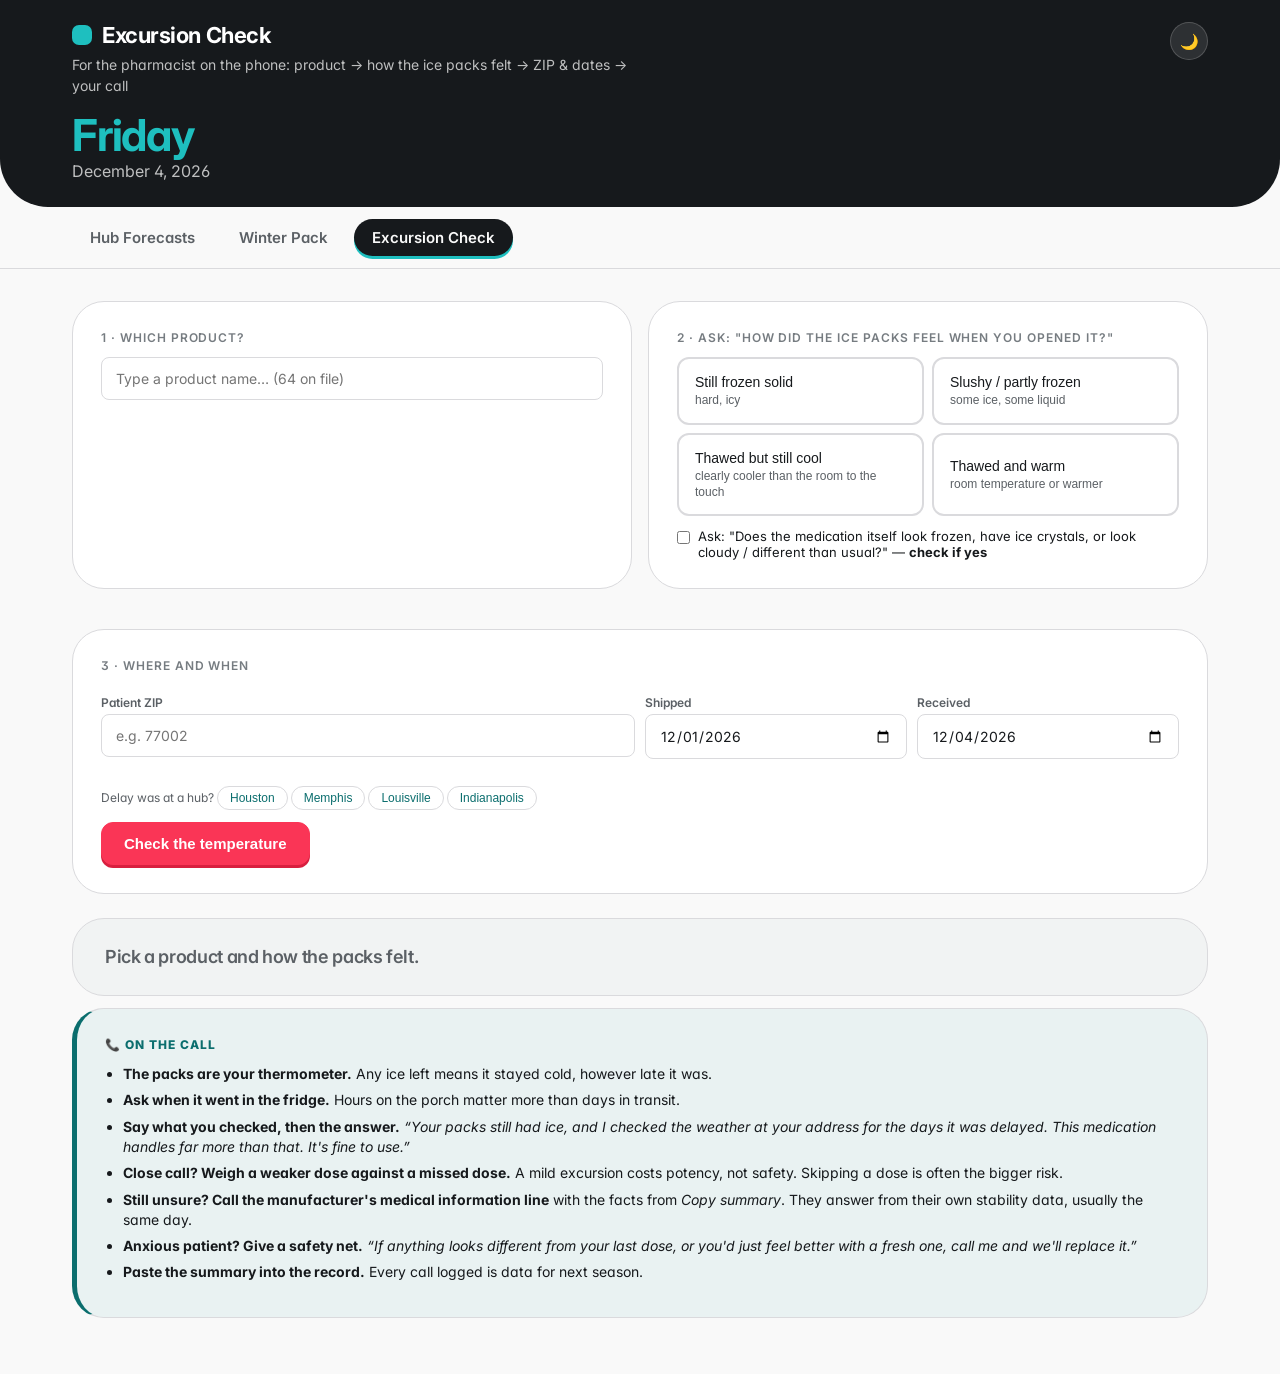
<file: excursion.html>
<!DOCTYPE html>
<html lang="en">
<head>
  <meta charset="UTF-8" />
  <meta name="viewport" content="width=device-width, initial-scale=1.0" />
  <title>Excursion Check — Prescription Mart</title>
  <link rel="manifest" href="manifest.json" />
  <meta name="theme-color" content="#1B4F8A" />
  <link rel="icon" href="icon.svg" type="image/svg+xml" />
  <link rel="apple-touch-icon" href="icon.svg" />
  <meta name="apple-mobile-web-app-capable" content="yes" />
  <meta name="apple-mobile-web-app-status-bar-style" content="black-translucent" />
  <meta name="apple-mobile-web-app-title" content="Ship Weather" />
  <title>Excursion Check — Prescription Mart</title>
  <link rel="preconnect" href="https://fonts.googleapis.com" />
  <link rel="preconnect" href="https://fonts.gstatic.com" crossorigin />
  <link href="https://fonts.googleapis.com/css2?family=Inter:wght@400;600;700&display=swap" rel="stylesheet" />
  <link rel="stylesheet" href="retro.css" />
  <style>
    /* ---- design tokens -------------------------------------------------
       Palette: Surfshark-derived. Teal = identity, coral = the one primary
       action per view, gold = advisory/urgency. Neutrals carry the rest.
       No drop shadows: elevation comes from surface contrast + hairlines. */
    :root {
      /* brand */
      --teal: #1ebfbf;        /* mark, icons, accents on dark */
      --coral: #fa3556;       /* primary action, highest severity */
      --coral-deep: #d81f3f;
      --gold: #ffc200;        /* advisory / urgency strips */
      --ink: #16191c;
      --abyss: #1e2327;

      --font-sans: 'Inter', ui-sans-serif, system-ui, -apple-system, BlinkMacSystemFont, "Segoe UI", Roboto, sans-serif;

      --bg: #f9f9f9;
      --surface: #ffffff;
      --surface-2: #f1f3f3;
      --inset: #e8f7f8;
      --border: #dadadd;
      --border-2: #e9e9ec;
      --text: #16191c;
      --text-muted: #5b6065;
      --text-faint: #767c81;
      --brand: #0b6e6e;       /* teal dark enough for text/links */
      --brand-strong: #095a5a;
      --header-bg: #16191c;
      --header-fg: #ffffff;
      --header-sub: rgba(255,255,255,.72);
      --on-accent: #ffffff;
      --shadow: none;
      --radius: 12px;         /* buttons, inputs */
      --radius-lg: 32px;      /* cards */
      --radius-panel: 48px;   /* the dark hero panel */
      --radius-pill: 96px;
      /* risk palette, retuned onto coral / gold / teal-green */
      --high-bg: #ffe9ed; --high-fg: #b3122f; --high-bd: #f9aab7; --high-dot: #fa3556;
      --med-bg: #fff4d6;  --med-fg: #8a5d00;  --med-bd: #ffd766;  --med-dot: #ffc200;
      --bl-bg: #fffbe8;   --bl-fg: #7d6a1f;   --bl-bd: #e8d894;   --bl-dot: #e3c84d;
      --low-bg: #e4f6ef;  --low-fg: #0d6b4f;  --low-bd: #9ad9c2;  --low-dot: #18a97b;
      --info-bg: #e8f7f8; --info-fg: #0b6e6e; --info-bd: #a5e0e0;
      /* winter map fills */
      --map-standard: #d7f0e4; --map-pack: #ffd3dc; --map-severe: #fa3556; --map-exception: #ffeeb8;
      --map-dot-pack: #d81f3f; --map-dot-severe: #7d0f22; --map-dot-pocket: #c88a00;
    }
    /* dark theme: follow system unless the user forces light; explicit toggle wins */
    @media (prefers-color-scheme: dark) {
      :root:not([data-theme="light"]) {
        --bg: #121517; --surface: #1e2327; --surface-2: #262c31; --inset: #16282a;
        --border: #333a40; --border-2: #2a3136;
        --text: #eceef0; --text-muted: #a8aeb4; --text-faint: #8d949a;
        --brand: #2fd4d4; --brand-strong: #5fe0e0;
        --header-bg: #0c0e10; --header-fg: #ffffff; --header-sub: rgba(255,255,255,.66);
        --high-bg: #3d1620; --high-fg: #ff9dac; --high-bd: #6e2734; --high-dot: #fa3556;
        --med-bg: #382c12;  --med-fg: #ffd070;  --med-bd: #6b5420; --med-dot: #ffc200;
        --bl-bg: #32301a;   --bl-fg: #e5d38a;   --bl-bd: #5d5527;  --bl-dot: #e3c84d;
        --low-bg: #10302a;  --low-fg: #7fd9b8;  --low-bd: #245349; --low-dot: #18a97b;
        --info-bg: #10292b; --info-fg: #7fdcdc; --info-bd: #27545a;
        --map-standard: #1b4438; --map-pack: #5a1f2b; --map-severe: #c9203f; --map-exception: #4a3c14;
        --map-dot-pack: #fa3556; --map-dot-severe: #ff8fa1; --map-dot-pocket: #ffc200;
      }
    }
    :root[data-theme="dark"] {
      --bg: #121517; --surface: #1e2327; --surface-2: #262c31; --inset: #16282a;
      --border: #333a40; --border-2: #2a3136;
      --text: #eceef0; --text-muted: #a8aeb4; --text-faint: #8d949a;
      --brand: #2fd4d4; --brand-strong: #5fe0e0;
      --header-bg: #0c0e10; --header-fg: #ffffff; --header-sub: rgba(255,255,255,.66);
      --high-bg: #3d1620; --high-fg: #ff9dac; --high-bd: #6e2734; --high-dot: #fa3556;
      --med-bg: #382c12;  --med-fg: #ffd070;  --med-bd: #6b5420; --med-dot: #ffc200;
      --bl-bg: #32301a;   --bl-fg: #e5d38a;   --bl-bd: #5d5527;  --bl-dot: #e3c84d;
      --low-bg: #10302a;  --low-fg: #7fd9b8;  --low-bd: #245349; --low-dot: #18a97b;
      --info-bg: #10292b; --info-fg: #7fdcdc; --info-bd: #27545a;
      --map-standard: #1b4438; --map-pack: #5a1f2b; --map-severe: #c9203f; --map-exception: #4a3c14;
      --map-dot-pack: #fa3556; --map-dot-severe: #ff8fa1; --map-dot-pocket: #ffc200;
    }

    * { box-sizing: border-box; margin: 0; padding: 0; }
    body { font-family: -apple-system, BlinkMacSystemFont, "Segoe UI", sans-serif; background: var(--bg); color: var(--text); min-height: 100vh; -webkit-font-smoothing: antialiased; transition: background .2s, color .2s; }
    .header { background: var(--header-bg); color: var(--header-fg); padding: 1.1rem 2rem; display: flex; align-items: center; justify-content: space-between; flex-wrap: wrap; gap: 8px; }
    .header .h1 { font-size: 18px; font-weight: 600; letter-spacing: -.01em; }
    .header .sub { font-size: 13px; opacity: 0.78; margin-top: 2px; }
    .header-right { display: flex; align-items: center; gap: 14px; }
    .header .updated { font-size: 12px; opacity: 0.72; }
    .theme-toggle { background: rgba(255,255,255,.12); border: 1px solid rgba(255,255,255,.22); color: var(--header-fg); width: 34px; height: 34px; border-radius: 8px; cursor: pointer; font-size: 15px; line-height: 1; display: inline-flex; align-items: center; justify-content: center; }
    .theme-toggle:hover { background: rgba(255,255,255,.2); }
    .today-banner { background: var(--surface); border-bottom: 1px solid var(--border); padding: 1.25rem 2rem; text-align: center; }
    .today-day { font-size: 32px; font-weight: 650; color: var(--brand); line-height: 1.1; letter-spacing: -.02em; }
    .today-date { font-size: 15px; color: var(--text-muted); margin-top: 3px; }
    .tabs { background: var(--surface); border-bottom: 1px solid var(--border); padding: 0 2rem; }
    .tabs-inner { max-width: 1100px; margin: 0 auto; display: flex; gap: 4px; }
    .tab { padding: 13px 18px; font-size: 14px; font-weight: 500; color: var(--text-muted); border-bottom: 3px solid transparent; text-decoration: none; }
    .tab:hover { color: var(--text); }
    .tab.active { color: var(--brand); border-bottom-color: var(--brand); }
    .container { max-width: 1100px; margin: 0 auto; padding: 1.5rem; }
    .card { background: var(--surface); border: 1px solid var(--border); border-radius: var(--radius-lg); padding: 1.25rem; margin-bottom: 1.5rem; box-shadow: var(--shadow); }
    
    .grid-2 { display: grid; grid-template-columns: 1fr 1fr; gap: 16px; }
    @media (max-width: 800px) { .grid-2 { grid-template-columns: 1fr; } }
    label.lbl { display: block; font-size: 12px; font-weight: 600; color: var(--text-muted); margin: 10px 0 4px; }
    select, input[type=text], input[type=date] { width: 100%; padding: 9px 12px; font-size: 14px; border: 1px solid var(--border); border-radius: 8px; background: var(--surface); color: var(--text); }
    .btn { background: var(--surface); border: 1px solid var(--border); border-radius: 8px; padding: 9px 16px; font-size: 13px; cursor: pointer; color: var(--text); display: inline-flex; align-items: center; gap: 6px; }
    .btn:hover { background: var(--surface-2); }
    .btn-primary { background: var(--brand); color: var(--on-accent); border-color: var(--brand); }
    .btn-primary:hover { background: var(--brand-strong); }
    .section-label { font-size: 11px; font-weight: 600; color: var(--text-faint); text-transform: uppercase; letter-spacing: 0.06em; margin-bottom: 12px; }
    .drug-facts { display: grid; grid-template-columns: 1fr 1fr; gap: 10px 16px; margin-top: 12px; font-size: 13px; }
    .drug-facts .k { font-size: 11px; color: var(--text-faint); text-transform: uppercase; letter-spacing: .05em; }
    .drug-facts .v { font-weight: 600; margin-top: 2px; }
    .note { font-size: 12px; color: var(--text-muted); line-height: 1.5; }
    .banner { border-radius: var(--radius); padding: 10px 14px; font-size: 13px; margin-bottom: 12px; border: 1px solid var(--border); }
    .banner.warn { background: #FFF3D6; border-color: #FFCC80; color: #7A4B00; }
    .banner.bad { background: #FFCDD2; border-color: #EF9A9A; color: #7F0000; }
    .banner.ok { background: #DCEDC8; border-color: #C5E1A5; color: #33691E; }
    .banner.info { background: var(--surface-2); color: var(--text-muted); }
    .verdict { font-size: 20px; font-weight: 700; letter-spacing: -.01em; margin-bottom: 4px; }
    table.days { width: 100%; border-collapse: collapse; font-size: 13px; margin-top: 12px; }
    table.days th, table.days td { text-align: left; padding: 8px 10px; border-bottom: 1px solid var(--border-2); }
    table.days th { font-size: 11px; color: var(--text-faint); text-transform: uppercase; letter-spacing: .05em; font-weight: 600; }
    td.hot { color: #B71C1C; font-weight: 600; }
    td.cold { color: #0D47A1; font-weight: 600; }
    .status { font-size: 13px; color: var(--text-muted); margin-top: 8px; min-height: 18px; }
    .chip { display: inline-block; margin: 3px 3px 0 0; padding: 4px 12px; border-radius: var(--radius-pill); border: 1px solid var(--border); background: var(--surface); color: var(--brand); font-size: 12px; cursor: pointer; }
    .chip:hover { background: var(--surface-2); }
    .copy-status { font-size: 12px; color: var(--low-fg); margin-top: 8px; height: 16px; }
    .pack-btns { display: grid; grid-template-columns: repeat(2, 1fr); gap: 8px; margin-top: 6px; }
    .pack-btn { text-align: left; padding: 14px 16px; border: 2px solid var(--border); border-radius: var(--radius); background: var(--surface); color: var(--text); cursor: pointer; font-size: 14px; line-height: 1.3; }
    .pack-btn .sub { display: block; font-size: 12px; color: var(--text-muted); margin-top: 2px; }
    .pack-btn:hover { background: var(--surface-2); }
    .pack-btn.active { border-color: var(--brand); background: var(--info-bg); }
    .flag-row { display: flex; align-items: flex-start; gap: 8px; margin-top: 12px; font-size: 13px; }
    .flag-row input { margin-top: 3px; width: auto; }
    .verdict-card { border-radius: var(--radius-lg); padding: 28px 32px; border: 1px solid var(--border); }
    .verdict-card.ok { background: var(--low-bg); border-color: var(--low-bd); color: var(--low-fg); }
    .verdict-card.call { background: var(--med-bg); border-color: var(--med-bd); color: var(--med-fg); }
    .verdict-card.likely { background: var(--low-bg); border: 2px dashed var(--med-dot); color: var(--low-fg); }
    .verdict-card.replace { background: var(--high-bg); border-color: var(--high-bd); color: var(--high-fg); }
    .verdict-card.wait { background: var(--surface-2); color: var(--text-muted); }
    .verdict-big { font-size: 34px; font-weight: 800; letter-spacing: -.02em; line-height: 1.1; }
    .verdict-why { font-size: 15px; margin-top: 8px; line-height: 1.45; }
    .verdict-tell { font-size: 14px; margin-top: 12px; padding-top: 10px; border-top: 1px solid rgba(0,0,0,.12); }
    .verdict-tell b { text-transform: uppercase; font-size: 12px; letter-spacing: .06em; opacity: .8; display: block; margin-bottom: 2px; }
    .verdict-list { margin: 4px 0 0; padding-left: 18px; font-size: 14px; }
    .verdict-list li { margin: 5px 0; line-height: 1.4; }
    .verdict-list li strong { font-weight: 700; }
    .lean { display: inline-block; font-size: 11px; font-weight: 700; letter-spacing: .04em; text-transform: uppercase; padding: 1px 7px; border-radius: 999px; margin-left: 4px; vertical-align: 1px; white-space: nowrap; }
    .lean.keep { background: var(--low-dot); color: #fff; }
    .lean.replace { background: var(--coral); color: #fff; }
    details.more { margin-top: 12px; }
    details.more summary { cursor: pointer; font-size: 13px; color: var(--brand); }
    .allow-line { font-size: 14px; margin-top: 10px; line-height: 1.4; }
    .drug-pick { position: relative; }
    .drug-clear { position: absolute; right: 8px; top: 50%; transform: translateY(-50%); border: 0; background: transparent;
      color: var(--text-faint); font-size: 22px; line-height: 1; cursor: pointer; padding: 4px 8px; }
    .drug-clear:hover { color: var(--text); }
    .drug-results { position: absolute; z-index: 30; left: 0; right: 0; top: calc(100% + 4px); margin: 0; padding: 4px;
      list-style: none; max-height: 300px; overflow-y: auto; background: var(--surface); border: 1px solid var(--border);
      border-radius: var(--radius); box-shadow: 0 8px 24px rgba(0,0,0,.12); }
    .drug-results li { padding: 11px 12px; border-radius: 8px; cursor: pointer; font-size: 15px; line-height: 1.3; }
    .drug-results li .meta { display: block; font-size: 12px; color: var(--text-muted); margin-top: 2px; }
    .drug-results li mark { background: transparent; color: var(--brand); font-weight: 700; }
    .drug-results li:hover, .drug-results li.active { background: var(--surface-2); }
    .drug-results li.none { color: var(--text-muted); cursor: default; }
    .warn-note { margin-top: 8px; padding: 10px 12px; border-radius: var(--radius); font-size: 13px; line-height: 1.45;
      background: var(--med-bg); border: 1px solid var(--med-bd); color: var(--med-fg); }
    .zip-place { font-size: 14px; font-weight: 600; margin-top: 4px; min-height: 18px; color: var(--brand); }
    .zip-place.err { color: var(--text-muted); font-weight: 400; }
    .tips-card { border-left: 5px solid var(--brand); background: color-mix(in srgb, var(--brand) 9%, var(--surface)); }
    .tips-label { color: var(--brand); font-weight: 800; font-size: 13px; }
    .tips { font-size: 14px; margin: 6px 0 0; padding-left: 18px; }
    .tips li { margin: 6px 0; line-height: 1.45; }
    .tips li b { font-weight: 700; }
    .tips li q { font-style: italic; }
    .allow-line b { font-weight: 700; }

    /* ---- component layer ------------------------------------------------
       Inter throughout, dark rounded hero panel, pill nav, 32px cards with
       hairline borders and no shadow, 12px buttons with a single coral CTA. */
    body { font-family: var(--font-sans); font-feature-settings: "cv11", "ss01"; }

    /* header + day banner read as one full-bleed dark panel */
    .header { padding: 22px 32px 14px; align-items: flex-start; }
    .header .h1 { font-size: 22px; font-weight: 700; letter-spacing: -.02em; display: flex; align-items: center; gap: 10px; }
    .header .h1::before { content: ''; width: 20px; height: 20px; border-radius: 7px; background: var(--teal); flex: none; }
    .header .sub { font-size: 14px; line-height: 1.5; color: var(--header-sub); opacity: 1; margin-top: 6px; max-width: 64ch; }
    .header .updated { font-size: 13px; color: var(--header-sub); opacity: 1; }
    .header-right { gap: 12px; }
    .header--solo { border-radius: 0 0 var(--radius-panel) var(--radius-panel); padding-bottom: 26px; }
    .theme-toggle { width: 38px; height: 38px; border-radius: var(--radius-pill); background: rgba(255,255,255,.1); border-color: rgba(255,255,255,.18); }

    .today-banner { background: var(--header-bg); border-bottom: none; text-align: left;
      padding: 2px 32px 26px; border-radius: 0 0 var(--radius-panel) var(--radius-panel); }
    .today-day { font-size: 44px; font-weight: 700; letter-spacing: -1.2px; line-height: 1.07; color: var(--teal); }
    .today-date { font-size: 16px; color: var(--header-sub); margin-top: 2px; }

    /* pill navigation on the canvas */
    .tabs { background: transparent; border-bottom: 1px solid var(--border); padding: 0 32px; }
    .tabs-inner { gap: 8px; padding: 12px 0; }
    .tab { border-bottom: none; border-radius: var(--radius-pill); padding: 9px 18px; font-size: 15px; font-weight: 600; }
    .tab:hover { background: var(--surface-2); color: var(--text); }
    .tab.active { background: var(--text); color: var(--bg); }

    /* one 1200px grid: the dark panel is full-bleed but its content lines up
       with the tabs and the cards below it at every viewport width */
    :root { --page-max: 1200px; --gutter: 32px; }
    .header, .today-banner, .tabs { padding-left: max(var(--gutter), calc((100% - var(--page-max)) / 2 + var(--gutter)));
      padding-right: max(var(--gutter), calc((100% - var(--page-max)) / 2 + var(--gutter))); }
    .container { max-width: var(--page-max); padding: var(--gutter); }
    .tabs-inner { max-width: none; }

    /* surfaces: contrast + hairline, never shadow */
    .card { border-radius: var(--radius-lg); padding: 28px; box-shadow: none; }
    .card--muted { background: var(--surface-2); }
    .hero { border-radius: var(--radius-lg); padding: 28px 32px; box-shadow: none; border-left-width: 6px; }
    .hero-eyebrow { font-size: 12px; letter-spacing: .08em; }
    .rec-action { font-size: 32px; font-weight: 700; letter-spacing: -.02em; line-height: 1.2; }
    .rec-text { font-size: 15px; line-height: 1.7; }
    .card-title { font-size: 17px; font-weight: 700; letter-spacing: -.01em; }
    .card-sub, .section-label { font-size: 12px; }
    .section-label { letter-spacing: .08em; }

    /* buttons: dark fill by default, exactly one coral CTA per view */
    .btn { border-radius: var(--radius); padding: 12px 22px; font-size: 15px; font-weight: 600; }
    .btn:hover { background: var(--surface-2); }
    .btn-primary { background: var(--text); color: var(--bg); border-color: var(--text); }
    .btn-primary:hover { background: var(--text); opacity: .88; }
    .btn-cta { background: var(--coral); color: #fff; border-color: var(--coral); }
    .btn-cta:hover { background: var(--coral-deep); border-color: var(--coral-deep); }

    .badge { border-radius: var(--radius-pill); padding: 5px 14px; font-size: 13px; font-weight: 600; }
    .alert-bar { border-radius: var(--radius-lg); padding: 14px 22px; font-size: 15px; }

    input, select, textarea { border-radius: var(--radius); border: 1px solid var(--border); font-family: inherit; font-size: 16px; }
    input:not([type=checkbox]), select { padding: 12px 14px; }
    input:focus, select:focus, textarea:focus { outline: 2px solid var(--brand); outline-offset: 1px; border-color: var(--brand); }

    @media (max-width: 600px) {
      .header { padding: 18px 20px 12px; }
      .header--solo { padding-bottom: 22px; }
      .today-banner { padding: 2px 20px 22px; border-radius: 0 0 var(--radius-lg) var(--radius-lg); }
      .header--solo { border-radius: 0 0 var(--radius-lg) var(--radius-lg); }
      .today-day { font-size: 32px; letter-spacing: -.8px; }
      :root { --gutter: 20px; }
      .container { padding: 20px; }
      .card { padding: 20px; }
      .hero { padding: 22px 20px; }
      .rec-action { font-size: 26px; }
      .verdict-card { padding: 20px; }
      .verdict-big { font-size: 26px; }
      .tips li, .tips { font-size: 15px; }
    }
  </style>
  <script>
    (function(){ try { var t = localStorage.getItem('theme'); if (t === 'dark' || t === 'light') document.documentElement.setAttribute('data-theme', t); } catch(e){} })();
  </script>
</head>
<body>

<div class="header">
  <div>
    <div class="h1">Excursion Check</div>
    <div class="sub">For the pharmacist on the phone: product → how the ice packs felt → ZIP &amp; dates → your call</div>
  </div>
  <div class="header-right">
    <div class="updated" id="last-updated"></div>
    <button class="theme-toggle" id="theme-toggle" onclick="toggleTheme()" title="Toggle light/dark" aria-label="Toggle light/dark theme">🌙</button>
  </div>
</div>

<div class="today-banner">
  <div class="today-day" id="today-day"></div>
  <div class="today-date" id="today-date"></div>
</div>

<div class="tabs">
  <div class="tabs-inner">
    <a href="index.html" class="tab">Hub Forecasts</a>
    <a href="winter-pack.html" class="tab">Winter Pack</a>
    <a href="excursion.html" class="tab active">Excursion Check</a>
  </div>
</div>

<div class="container">

  <div class="grid-2">
    <div class="card">
      <div class="section-label">1 · Which product?</div>
      <div class="drug-pick">
        <input id="drug-search" type="text" autocomplete="off" placeholder="Type a product name…"
               oninput="onDrugSearch()" onfocus="onDrugSearch()" onkeydown="onDrugKey(event)"
               role="combobox" aria-expanded="false" aria-controls="drug-results" aria-autocomplete="list" />
        <button type="button" class="drug-clear" id="drug-clear" onclick="clearDrug()" title="Clear" style="display:none;">&times;</button>
        <ul id="drug-results" class="drug-results" role="listbox" style="display:none;"></ul>
      </div>
      <select id="drug-select" onchange="onDrugChange()" style="display:none;" tabindex="-1" aria-hidden="true"><option value="">Loading…</option></select>
      <div id="drug-facts" class="allow-line"></div>
    </div>

    <div class="card">
      <div class="section-label">2 · Ask: "How did the ice packs feel when you opened it?"</div>
      <div class="pack-btns" id="pack-btns">
        <button type="button" class="pack-btn" data-state="frozen" onclick="setPack('frozen')">Still frozen solid<span class="sub">hard, icy</span></button>
        <button type="button" class="pack-btn" data-state="slushy" onclick="setPack('slushy')">Slushy / partly frozen<span class="sub">some ice, some liquid</span></button>
        <button type="button" class="pack-btn" data-state="cool" onclick="setPack('cool')">Thawed but still cool<span class="sub">clearly cooler than the room to the touch</span></button>
        <button type="button" class="pack-btn" data-state="warm" onclick="setPack('warm')">Thawed and warm<span class="sub">room temperature or warmer</span></button>
      </div>
      <label class="flag-row"><input type="checkbox" id="product-frozen" onchange="decide()" /> <span>Ask: "Does the medication itself look frozen, have ice crystals, or look cloudy / different than usual?" — <strong>check if yes</strong></span></label>
    </div>
  </div>

  <div class="card" style="margin-top:16px;">
    <div class="section-label">3 · Where and when</div>
    <form onsubmit="runCheck(); return false;">
      <div class="grid-2" style="gap:10px;">
        <div><label class="lbl" for="zip">Patient ZIP</label><input id="zip" type="text" inputmode="numeric" pattern="[0-9]*" maxlength="5" placeholder="e.g. 77002" oninput="showPlace()" autocomplete="postal-code" />
          <div class="zip-place" id="zip-place"></div>
          <div class="note" style="margin-top:4px;">Delay was at a hub? <button type="button" class="chip" onclick="setZip('77032')">Houston</button><button type="button" class="chip" onclick="setZip('38118')">Memphis</button><button type="button" class="chip" onclick="setZip('40213')">Louisville</button><button type="button" class="chip" onclick="setZip('46241')">Indianapolis</button></div></div>
        <div class="grid-2" style="gap:10px;">
          <div><label class="lbl" for="since">Shipped</label><input id="since" type="date" /></div>
          <div><label class="lbl" for="until">Received</label><input id="until" type="date" /></div>
        </div>
      </div>
      <div style="margin-top:12px; display:flex; gap:8px; align-items:center; flex-wrap:wrap;">
        <button class="btn btn-cta" type="submit" id="check-btn">Check the temperature</button>
        <span class="status" id="status"></span>
      </div>
    </form>
  </div>

  <div id="verdict" class="verdict-card wait" style="margin-top:16px;">
    <div class="verdict-big" style="font-size:18px; font-weight:600;">Pick a product and how the packs felt.</div>
  </div>

  <div class="card tips-card" style="margin-top:12px;">
    <div class="section-label tips-label">📞 On the call</div>
    <ul class="tips">
      <li><b>The packs are your thermometer.</b> Any ice left means it stayed cold, however late it was.</li>
      <li><b>Ask when it went in the fridge.</b> Hours on the porch matter more than days in transit.</li>
      <li><b>Say what you checked, then the answer.</b> <q>Your packs still had ice, and I checked the weather at your address for the days it was delayed. This medication handles far more than that. It's fine to use.</q></li>
      <li><b>Close call? Weigh a weaker dose against a missed dose.</b> A mild excursion costs potency, not safety. Skipping a dose is often the bigger risk.</li>
      <li><b>Still unsure? Call the manufacturer's medical information line</b> with the facts from <em>Copy summary</em>. They answer from their own stability data, usually the same day.</li>
      <li><b>Anxious patient? Give a safety net.</b> <q>If anything looks different from your last dose, or you'd just feel better with a fresh one, call me and we'll replace it.</q></li>
      <li><b>Paste the summary into the record.</b> Every call logged is data for next season.</li>
    </ul>
  </div>

  <details class="more" id="details" style="display:none;" open>
    <summary>Details — station, daily highs/lows, copy for the record (tap to hide)</summary>
    <div class="card" style="margin-top:8px;">
      <div class="note" id="station-line"></div>
      <table class="days" id="days-table"></table>
      <div style="margin-top:10px; display:flex; gap:8px; align-items:center;"><button class="btn" onclick="copySummary()">Copy note for NewLeaf</button><span class="copy-status" id="copy-status"></span></div>
      <div class="note" style="margin-top:10px;">Outdoor air at the nearest weather station, not the product. Hours it missed are filled from other stations within 100 miles at a similar elevation. Days inside the pack-out's 48-hour rating are covered by the gel packs. Delayed days are scored against station air for the whole day. <a href="delay-guide.html">How late is too late</a> · <a href="excursion-basis.html">Why these rules — basis &amp; references</a></div>
    </div>
  </details>


</div>

<script>
const WEATHER_API_KEY = '9a54213295e4acad6a2af136430650e5'; // OpenWeatherMap — used only to turn a ZIP into coordinates
const NWS_HEADERS = { 'Accept': 'application/geo+json' };
const DEFAULT_LOOKBACK_DAYS = 3;
const MAX_LOOKBACK_DAYS = 7; // NWS keeps roughly a week of observations
// Our pack-outs are rated for 48 hours: the gel packs hold the product in
// range for the ship day plus the next two days, so ambient on those days
// doesn't count against the drug. Only the delayed days beyond that do.
// Carrier pick-up happens at the same hour every day, so the pack-out's 48
// hours can be anchored to it instead of to the calendar. SET THIS to the real
// pick-up hour (24h clock). Setting it EARLIER than reality is conservative
// (less time credited to the packs); setting it LATER is permissive, so when
// in doubt leave it low.
// How good the weather evidence has to be before a verdict is allowed to be a
// clean OK. Below these, the numbers are a FLOOR (we only know the hours we
// actually observed) and the tool says so instead of clearing the shipment.
const OBS_HOURS_GOOD = 18;      // distinct clock-hours observed, out of 24
// Weather within this radius is treated as the same weather. A station this
// close counts as the ZIP's record, and hours it is missing are filled from
// other stations inside the radius. Beyond it the record is indicative only.
const MAX_STATION_MILES = 100;
// Except across a real change in height: air cools about 3.5°F per 1,000 ft,
// so a station well above the nearest one would under-read the heat and could
// clear a shipment that got hot. Gaps are only filled from stations within
// this much elevation of the station they fill in for.
const FILL_ELEVATION_FT = 1000;
// The last tenth of a manufacturer's high-heat window, at least an hour, is
// treated as too close to clear outright, the way CEILING_MARGIN_F does for
// temperature. The hour count comes from a station up to 100 miles away,
// bucketed by clock hour, so it carries a little slack. Kept small on
// purpose: a close case becomes a judgment call with the keep script ready,
// never a REPLACE, and everything short of the last tenth still clears.
const BAND_MARGIN_SHARE = 0.10;
const BAND_MARGIN_MIN_HOURS = 1;
function bandMargin(t) { return Math.max(BAND_MARGIN_MIN_HOURS, t.hours * BAND_MARGIN_SHARE); }
// How far under the ceiling a peak has to sit before we call it clean. The
// ceilings come from the stability sheet and several could not be verified
// against a label, so a reading that lands near the line should not be cleared
// on a number that might be a few degrees off.
const CEILING_MARGIN_F = 5;
const CEILING_MARGIN_UNCERTAIN_F = 10;  // for rows carrying a flag
// Our carrier pick-up is 16:00 every day, so the pack-out's rated hours are
// anchored to it rather than to the calendar. If pick-up ever moves, change it
// here: setting it EARLIER than reality is conservative (less time credited to
// the packs), setting it LATER silently excuses real exposure.
const PICKUP_HOUR = 16;
// Pick-up happens in Houston, so the pack-out clock is anchored to Central
// time no matter where the package lands. Anchoring it to the destination
// would credit extra hours on westbound shipments.
const ORIGIN_TZ = 'America/Chicago';
const PACKOUT_RATING_HOURS = 48;
// Our gel packs are polymer ice: water held in a superabsorbent polymer. The
// polymer is a thickener, not a phase-change additive, so the packs melt at
// essentially 32°F. That is the whole basis for treating "still has ice" as
// proof the box stayed cold, and it is why packs that are still SOLID carry a
// freeze risk to the product. If the packs are ever changed to an engineered
// phase-change material (many melt at 41°F), change this and re-read the
// frozen/slushy wording.
const PACK_MELT_F = 32;

let DRUGS = [];
let lastResult = null;
let packState = null;
let _scored = null;   // the days a verdict was based on, for the evidence footer

// ---- drug list ----
function fmtF(v) { return v === null || v === undefined ? '—' : `${v}°F`; }
function fToC(f) { return Math.round((f - 32) * 5 / 9); }
function rangeText(lo, hi) {
  if (lo == null && hi == null) return '—';
  const f = `${lo != null ? lo + '°F' : '…'} to ${hi != null ? hi + '°F' : '…'}`;
  const c = `${lo != null ? fToC(lo) + '°C' : '…'} to ${hi != null ? fToC(hi) + '°C' : '…'}`;
  return `${f} (${c})`;
}
// Pull "no more than 14 days" / "2 weeks" / "28 days" out of the excursion text.
// Allowance expressed in whole days for the day-by-day scoring. An allowance
// shorter than a day still counts as one scored day, but allowanceText() is
// what the pharmacist reads, so "4 hours" never displays as "1 day".
function allowanceDays(d) {
  const h = allowanceHours(d);
  return h == null ? null : Math.max(1, Math.ceil(h / 24));
}
function setZip(z) { document.getElementById('zip').value = z; showPlace(); }

// ZIP → { loc, pt } (OpenWeatherMap geocode + NWS point), cached so the
// as-you-type city/state lookup and the temperature check share one fetch.
const zipCache = {};
function lookupZip(zip) {
  if (!zipCache[zip]) zipCache[zip] = (async () => { const loc = await geocodeZip(zip); const pt = await nwsPoint(loc); return { loc, pt }; })().catch(e => { delete zipCache[zip]; throw e; });
  return zipCache[zip];
}
function placeName(x) { return x.pt.place && x.pt.place.city ? `${x.pt.place.city}, ${x.pt.place.state}` : x.loc.name; }
async function showPlace() {
  const zip = (document.getElementById('zip').value || '').trim();
  const el = document.getElementById('zip-place');
  if (!/^\d{5}$/.test(zip)) { el.textContent = ''; el.className = 'zip-place'; return; }
  el.textContent = '…'; el.className = 'zip-place';
  try {
    const x = await lookupZip(zip);
    if (document.getElementById('zip').value.trim() !== zip) return;
    el.textContent = placeName(x);
    partyNote('anri', placeName(x) + '. I will read the hourly record there.');
  }
  catch(e) {
    if (document.getElementById('zip').value.trim() !== zip) return;
    // only call it a bad ZIP when it really is one — a throttled or down
    // service is a different problem and gets its own message on Check
    el.textContent = /not found/i.test(e.message || '') ? 'ZIP not found' : '';
    el.className = 'zip-place err';
  }
}
function currentDrug() { const v = document.getElementById('drug-select').value; return v === '' ? null : DRUGS[+v]; }

// ---- product search -------------------------------------------------------
// 55 products in a native <select> is a lot of scrolling on a phone while
// someone waits on the line. The select stays as the value holder; this is a
// type-ahead over it. Matching is on any word start, so "kwik" finds
// "Mounjaro vials / KwikPen" and "hum" finds Humira and Humalog.
const LAST_DRUG_KEY = 'excursion-last-drug';
let drugMatches = [], drugCursor = -1;

function drugMatch(d, q) {
  if (!q) return true;
  const name = d.name.toLowerCase();
  return name.split(/[^a-z0-9]+/).some(w => w.startsWith(q)) || name.startsWith(q);
}
function highlight(name, q) {
  if (!q) return name;
  const i = name.toLowerCase().indexOf(q);
  if (i < 0) return name;
  return name.slice(0, i) + '<mark>' + name.slice(i, i + q.length) + '</mark>' + name.slice(i + q.length);
}
function drugMeta(d) {
  if (d.noExcursion) return 'no room-temperature allowance';
  if (d.calculatorUrl) return 'allowance via manufacturer calculator';
  const at = allowanceText(d);
  return `${d.excursionMaxF != null ? 'up to ' + fmtF(d.excursionMaxF) : ''}${at ? ' for ' + at : ''}`.trim() || '—';
}
function onDrugSearch() {
  const q = (document.getElementById('drug-search').value || '').trim().toLowerCase();
  const list = document.getElementById('drug-results');
  document.getElementById('drug-clear').style.display = q ? 'block' : 'none';
  drugMatches = DRUGS.map((d, i) => ({ d, i })).filter(x => drugMatch(x.d, q));
  drugCursor = drugMatches.length ? 0 : -1;
  if (!drugMatches.length) {
    list.innerHTML = '<li class="none">No product matches that.</li>';
  } else {
    list.innerHTML = drugMatches.map((x, n) => `<li role="option" class="${n === 0 ? 'active' : ''}" onmousedown="pickDrug(${x.i})">${highlight(x.d.name, q)}<span class="meta">${drugMeta(x.d)}</span></li>`).join('');
  }
  list.style.display = 'block';
  document.getElementById('drug-search').setAttribute('aria-expanded', 'true');
}
function moveDrugCursor(delta) {
  const list = document.getElementById('drug-results');
  const items = list.querySelectorAll('li[role=option]');
  if (!items.length) return;
  drugCursor = (drugCursor + delta + items.length) % items.length;
  items.forEach((el, n) => el.className = n === drugCursor ? 'active' : '');
  items[drugCursor].scrollIntoView({ block: 'nearest' });
}
function onDrugKey(e) {
  if (e.key === 'ArrowDown') { e.preventDefault(); moveDrugCursor(1); }
  else if (e.key === 'ArrowUp') { e.preventDefault(); moveDrugCursor(-1); }
  else if (e.key === 'Enter') { e.preventDefault(); if (drugMatches[drugCursor]) pickDrug(drugMatches[drugCursor].i); }
  else if (e.key === 'Escape') closeDrugList();
}
function closeDrugList() {
  const list = document.getElementById('drug-results');
  if (list) { list.style.display = 'none'; }
  const inp = document.getElementById('drug-search');
  if (inp) inp.setAttribute('aria-expanded', 'false');
}
// The party comments on choices as they are made. Entirely optional: the
// characters only exist in retro mode, so this is a no-op the rest of the time.
function partyNote(who, text) { if (window.partySay) window.partySay(who, text); }
function drugQuip(d) {
  if (d.noExcursion) return d.name + '? No room-temperature allowance at all. Any delay is a call to the maker.';
  if (d.calculatorUrl) return d.name + ' needs the manufacturer calculator. The sheet will not settle it.';
  if (d.tiers) return d.name + ' has two windows, not one. Mind which one the peak lands in.';
  const h = d.allowanceHours;
  if (h != null && h <= 24) return d.name + '? Only ' + (h < 24 ? h + ' hours' : 'a day') + ' out of the fridge. Do not dawdle.';
  if (d.inUseAllowance) return 'Careful — that figure is for a pen already in use, not one in transit.';
  if (h != null) return d.name + ', ' + Math.round(h / 24) + ' days out of the fridge. Room to work with.';
  return d.name + '. Let us see what the air did.';
}

function pickDrug(i) {
  document.getElementById('drug-select').value = String(i);
  document.getElementById('drug-search').value = DRUGS[i].name;
  document.getElementById('drug-clear').style.display = 'block';
  closeDrugList();
  try { localStorage.setItem(LAST_DRUG_KEY, DRUGS[i].name); } catch(e) {}
  partyNote(DRUGS[i].noExcursion || DRUGS[i].calculatorUrl ? 'khris' : 'anri', drugQuip(DRUGS[i]));
  onDrugChange();
}
function clearDrug() {
  document.getElementById('drug-select').value = '';
  document.getElementById('drug-search').value = '';
  document.getElementById('drug-clear').style.display = 'none';
  closeDrugList();
  try { localStorage.removeItem(LAST_DRUG_KEY); } catch(e) {}
  onDrugChange();
}
document.addEventListener('click', (e) => {
  if (!e.target.closest || !e.target.closest('.drug-pick')) closeDrugList();
});
function drugLimits(d) {
  // excursionMaxF is the room-temperature ALLOWANCE ceiling, taken from the
  // excursion text by scripts/convert-drugs.py — not the sheet's Max Temp
  // column, which for several products is the fridge ceiling instead.
  const ceil = d.excursionMaxF ?? null;
  const floor = d.excursionMinF ?? (d.freezeSensitive ? 32 : null);
  return { ceil, floor };
}

// How long the product may be out of the fridge, in hours. Short allowances
// (Tremfya 4h, Orencia 6h) must not be rounded up to a day.
function allowanceHours(d) { return d.allowanceHours ?? null; }
// A duration as the label states it. Whole days read as days; anything else
// stays in hours, so Forteo's 36 hours never displays as "2 days".
function hoursText(h) {
  if (h < 24 || h % 24) return `${h} hour${h === 1 ? '' : 's'}`;
  const days = h / 24;
  return `${days} day${days === 1 ? '' : 's'}`;
}
function allowanceText(d) {
  const h = allowanceHours(d);
  return h == null ? null : hoursText(h);
}
// How many days late a next-day-air package can be and still sit inside the
// allowance on duration alone. N days late arrives around midday N+1 days
// after the 4pm pick-up, i.e. onTime + 24N hours; the pack-out covers the
// first 48 of those; the rest must fit the allowance. For whole-day
// allowances this is allowance days + 1. For short ones it no longer rounds a
// 36-hour allowance up to two days and calls three days late safe.
function maxDaysLate(d) {
  if (d.noExcursion) return 0;
  const a = allowanceHours(d);
  if (a == null) return null;
  const onTime = 24 - PICKUP_HOUR + 12;
  return Math.max(0, Math.floor((a + PACKOUT_RATING_HOURS - onTime) / 24));
}

// ---- location → nearest NWS station → observations ----
// Weather APIs throttle and wobble; retry the transient failures and keep the
// real status so the message on screen says what actually went wrong.
const RETRY_STATUS = [408, 429, 500, 502, 503, 504];
async function fetchRetry(url, opts, source, tries = 3, passThrough = []) {
  let lastStatus = null;
  for (let i = 0; i < tries; i++) {
    let r = null;
    try { r = await fetch(url, opts); } catch(e) { lastStatus = 0; }
    if (r && r.ok) return r;
    if (r) {
      if (passThrough.includes(r.status)) return r;   // caller handles this one
      lastStatus = r.status;
      if (!RETRY_STATUS.includes(r.status)) break;
    }
    if (i < tries - 1) await new Promise(res => setTimeout(res, 600 * Math.pow(2, i)));
  }
  const how = lastStatus === 429 ? 'is rate-limiting us (429)'
    : lastStatus >= 500 ? `is having an outage (${lastStatus})`
    : lastStatus ? `returned HTTP ${lastStatus}` : 'did not respond (offline or blocked)';
  throw new Error(`${source} ${how}. Try again in a minute.`);
}

async function geocodeZip(zip) {
  const r = await fetchRetry(`https://api.openweathermap.org/geo/1.0/zip?zip=${zip},US&appid=${WEATHER_API_KEY}`, undefined, 'The ZIP lookup', 3, [404]);
  if (r.status === 404) throw new Error('ZIP not found');
  const d = await r.json();
  if (d.lat == null) throw new Error('ZIP not found');
  return { name: d.name || zip, lat: d.lat, lon: d.lon };
}
function distMiles(a, b) {
  const R = 3958.8, toR = x => x * Math.PI / 180;
  const dLat = toR(b.lat - a.lat), dLon = toR(b.lon - a.lon);
  const h = Math.sin(dLat / 2) ** 2 + Math.cos(toR(a.lat)) * Math.cos(toR(b.lat)) * Math.sin(dLon / 2) ** 2;
  return 2 * R * Math.asin(Math.sqrt(h));
}
async function nwsPoint(loc) {
  const r = await fetchRetry(`https://api.weather.gov/points/${loc.lat.toFixed(4)},${loc.lon.toFixed(4)}`, { headers: NWS_HEADERS }, 'The weather service');
  const p = (await r.json()).properties;
  return { stationsUrl: p.observationStations, tz: p.timeZone, place: p.relativeLocation && p.relativeLocation.properties };
}
async function nearestStations(url, loc, n) {
  const r = await fetchRetry(url, { headers: NWS_HEADERS }, 'The weather service');
  const feats = (await r.json()).features || [];
  return feats.slice(0, n).map(f => ({
    id: f.properties.stationIdentifier, name: f.properties.name,
    miles: distMiles(loc, { lat: f.geometry.coordinates[1], lon: f.geometry.coordinates[0] }),
    elevFt: f.properties.elevation && f.properties.elevation.value != null ? f.properties.elevation.value * 3.281 : null,
  }));
}
async function observations(stationId, start, end) {
  const u = `https://api.weather.gov/stations/${stationId}/observations?start=${start.toISOString()}&end=${end.toISOString()}&limit=500`;
  let r;
  try { r = await fetchRetry(u, { headers: NWS_HEADERS }, 'The weather service'); }
  catch(e) { return []; }   // one sparse station failing is not fatal; we try the next
  return ((await r.json()).features || [])
    .map(f => ({ t: new Date(f.properties.timestamp), c: f.properties.temperature && f.properties.temperature.value }))
    .filter(o => o.c !== null && o.c !== undefined && !isNaN(o.t));
}

// Fill the hours one station missed from others nearby. The primary station
// stays the record: another station only supplies an hour the primary has no
// reading for, never replaces or averages one it has. Stations are taken in
// distance order and must sit inside MAX_STATION_MILES and within
// FILL_ELEVATION_FT of the primary. Returns the merged readings and, per
// station used, how many hours it supplied.
const hourIndex = (t) => Math.floor(t.getTime() / 3600000);
function sameAir(a, b) { return a.elevFt == null || b.elevFt == null || Math.abs(a.elevFt - b.elevFt) <= FILL_ELEVATION_FT; }
function fillGaps(primary, primaryObs, others) {
  const have = new Set(primaryObs.map(o => hourIndex(o.t)));
  const obs = primaryObs.slice(), fill = [];
  for (const { station, obs: theirs } of others) {
    if (station.id === primary.id || station.miles > MAX_STATION_MILES || !sameAir(station, primary)) continue;
    const add = theirs.filter(o => !have.has(hourIndex(o.t)));
    if (!add.length) continue;
    const hours = new Set(add.map(o => hourIndex(o.t)));
    hours.forEach(h => have.add(h));
    add.forEach(o => obs.push(o));
    fill.push({ station, hours: hours.size });
  }
  obs.sort((a, b) => a.t - b.t);
  return { obs, fill };
}
// Every clock hour of the window has a reading?
function gapHours(obs, start, end) {
  const have = new Set(obs.map(o => hourIndex(o.t)));
  let missing = 0;
  for (let h = hourIndex(start); h <= hourIndex(end); h++) if (!have.has(h)) missing++;
  return missing;
}

// Bucket observations into local hours (max/min per hour), then local days.
function summarize(obs, tz, ceil, floor, win) {
  const fmt = new Intl.DateTimeFormat('en-US', { timeZone: tz, year: 'numeric', month: '2-digit', day: '2-digit', hour: 'numeric', hour12: false });
  const hours = {};
  obs.forEach(o => {
    const parts = Object.fromEntries(fmt.formatToParts(o.t).map(p => [p.type, p.value]));
    const day = `${parts.year}-${parts.month}-${parts.day}`, h = parseInt(parts.hour, 10) % 24;
    const f = Math.round(o.c * 9 / 5 + 32);
    const k = day + 'T' + h;
    if (!hours[k]) hours[k] = { day, h, max: f, min: f };
    else { hours[k].max = Math.max(hours[k].max, f); hours[k].min = Math.min(hours[k].min, f); }
  });
  const days = {};
  Object.values(hours).forEach(x => {
    const d = days[x.day] || (days[x.day] = { day: x.day, high: -999, low: 999, highH: null, lowH: null, above: 0, below: 0, hours: 0 });
    d.hours++;
    if (x.max > d.high) { d.high = x.max; d.highH = x.h; }
    if (x.min < d.low) { d.low = x.min; d.lowH = x.h; }
    if (ceil != null && x.max > ceil) d.above++;
    if (floor != null && x.min < floor) d.below++;
  });
  const out = Object.values(days).sort((a, b) => a.day.localeCompare(b.day));
  // A day is only as good as the hours actually reported. Unobserved hot hours
  // are invisible to the counters above, so mark thin days rather than let
  // their silence read as a clean record. The first and last day of a window
  // are legitimately partial, so each day is judged against the hours it could
  // have had, not a flat 24.
  out.forEach(x => {
    const possible = hoursPossible(x.day, win);
    x.possible = possible;
    x.thin = x.hours < Math.min(OBS_HOURS_GOOD, Math.max(1, Math.floor(possible * 0.75)));
  });
  return out;
}

// How many clock-hours of this local day fall inside the shipped→received
// window. Without a window we assume a full day.
function hoursPossible(dayKey, win) {
  if (!win || !win.start || !win.end) return 24;
  const tz = win.tz || ORIGIN_TZ;
  const from = Math.max(win.start.getTime(), dayStart(dayKey, tz).getTime());
  const to = Math.min(win.end.getTime(), dayEnd(dayKey, tz).getTime());
  return Math.max(0, Math.min(24, Math.ceil((to - from) / 3600000)));
}

// Hours from pick-up to delivery, for the rules that cannot be expressed in
// whole days: a 4-hour allowance, and whether solid packs outlasted the
// pack-out's rating. Pick-up is PICKUP_HOUR on the ship date; the received
// date carries no clock time, so midday is assumed, which puts a next-morning
// delivery inside the rating and anything arriving a third day outside it.
// Falls back to the checked window when the form has been cleared.
function transitHours() {
  const s = (document.getElementById('since') || {}).value;
  const u = (document.getElementById('until') || {}).value;
  if (s && u) {
    const [sy, sm, sd] = s.split('-').map(Number), [uy, um, ud] = u.split('-').map(Number);
    if ([sy, sm, sd, uy, um, ud].every(n => !isNaN(n)))
      return Math.max(0, (zonedInstant(uy, um, ud, 12, ORIGIN_TZ).getTime()
                        - zonedInstant(sy, sm, sd, PICKUP_HOUR, ORIGIN_TZ).getTime()) / 3600000);
  }
  if (lastResult && lastResult.start && lastResult.end) {
    const st = lastResult.start;
    return Math.max(0, (lastResult.end.getTime()
      - zonedInstant(st.getFullYear(), st.getMonth() + 1, st.getDate(), PICKUP_HOUR, ORIGIN_TZ).getTime()) / 3600000);
  }
  return null;
}
// The instant the package left the pharmacy: pick-up on the ship date.
function pickupInstant() {
  const s = (document.getElementById('since') || {}).value;
  if (s) { const [y, m, d] = s.split('-').map(Number); if (![y, m, d].some(isNaN)) return zonedInstant(y, m, d, PICKUP_HOUR, ORIGIN_TZ); }
  if (lastResult && lastResult.start) { const st = lastResult.start; return zonedInstant(st.getFullYear(), st.getMonth() + 1, st.getDate(), PICKUP_HOUR, ORIGIN_TZ); }
  return null;
}
// When a product that cannot go back in the fridge has to be used by. Its
// time out of the fridge started when it left the pharmacy, so the deadline is
// pick-up plus the allowance, or a window's own "use within" (Enbrel: 4 days
// after a spell up to 107.6°F). The date given is the day BEFORE the
// deadline's date, so "use it by Sunday" always means by the end of Sunday
// with the deadline still ahead. null when the product may go back in the
// fridge, where it keeps to its expiration.
function useBy(d, band) {
  if (!d) return null;
  const hours = band && band.useWithinHours != null ? band.useWithinHours
              : d.returnToFridge === false ? allowanceHours(d) : null;
  const p = exposureStart(d), pick = pickupInstant();
  if (hours == null || !p || !leftFridge(d)) return null;
  const tz = (lastResult && lastResult.tz) || ORIGIN_TZ;
  const last = new Date(p.getTime() + hours * 3600000 - 86400000);
  const key = (x) => new Intl.DateTimeFormat('en-CA', { timeZone: tz, year: 'numeric', month: '2-digit', day: '2-digit' }).format(x);
  const nice = (x) => x.toLocaleDateString('en-US', { timeZone: tz, weekday: 'short', month: 'short', day: 'numeric' });
  const recv = (document.getElementById('until') || {}).value || (lastResult && lastResult.end ? key(lastResult.end) : null);
  const lastKey = key(last);
  const began = pick && p.getTime() > pick.getTime()
    ? `on ${p.toLocaleString('en-US', { timeZone: tz, weekday: 'short', month: 'short', day: 'numeric', hour: 'numeric' })}, 48 hours after it left the pharmacy`
    : `when it left the pharmacy on ${nice(p)}`;
  return { hours, date: nice(last), md: `${+lastKey.slice(5, 7)}/${+lastKey.slice(8, 10)}`, left: nice(p), began,
           // run out only if delivery came after the deadline itself; on the
           // cushion day or later with time still left, it is "use it today"
           spent: !!(exposureEnd() && exposureEnd().getTime() >= p.getTime() + hours * 3600000),
           today: recv != null && lastKey <= recv };
}
let _useBy = null;    // the use-by behind the verdict on screen, for the note

// Did the box arrive after the pack-out stopped being rated? null when the
// dates are not known yet.
function pastRating() { const h = transitHours(); return h == null ? null : h > PACKOUT_RATING_HOURS; }
function transitDaysText() {
  const h = transitHours();
  if (h == null) return null;
  const d = Math.round(h / 24);
  return d < 1 ? `${Math.round(h)} hours` : `${d} day${d === 1 ? '' : 's'}`;
}

// Whether the time out of refrigeration is inside what the label allows.
// Allowances shorter than a day cannot be judged in whole days: Tremfya's is
// 4 hours, and one scored day would spend it six times over while still
// reading as "1 of 1 day". Those are measured against elapsed hours instead.
// Allowances under three days are measured in elapsed hours. Calendar days are
// too coarse for them: a next-day delivery touches two calendar days, so a
// 24-hour transit allowance (Tremfya) could never clear one. Cool packs mean
// the pack-out was still working through its rated hours, so only the hours
// after that count, the same rule the day scoring uses.
const SHORT_ALLOWANCE_HOURS = 72;
// Cool packs settle the heat question. Packs only warm over a trip, so packs
// still clearly cooler than the room on delivery mean the inside of the box
// was never warmer than that, and the product never reached the outdoor heat.
// That holds for any product whose limit is at or above room temperature.
// Cold, duration and the out-of-fridge instructions are still checked.
const COOL_PACKS_COVER_F = 77;
function packsCoverHeat(d, ceil) {
  return packState === 'cool' && d && d.refrigerated !== false && !d.noExcursion && ceil != null && ceil >= COOL_PACKS_COVER_F;
}
// THE CLOCK. When a product counts as out of the fridge, and when the count
// stops. The pharmacy's rule: out of the fridge 48 hours after the 4pm pick-up,
// the pack-out's rating, whatever the packs felt like on a late delivery. Two
// exceptions count from the pick-up itself: warm packs on an ON-TIME delivery,
// which prove the pack-out gave out early, and room-temperature products,
// which have no pack-out. The count stops at delivery, taken as midday on the
// received date. Slushy or frozen packs never start it at all.
let _noCredit = false;          // set while checking a verdict without the 48-hour rule
let _finalNoCredit = false;     // the verdict on screen is the one counted from pick-up
let _creditDecisive = false;    // the 48-hour rule alone turned it into a clean OK
let _noCreditSummary = null;    // the numbers counted from pick-up, for that card
function creditApplies(d) {
  d = d || currentDrug();
  return !!(d && d.refrigerated !== false && packState === 'warm' && pastRating() === true);
}
function exposureStart(d) {
  const p = pickupInstant();
  if (!p) return null;
  d = d || currentDrug();
  if (d && d.refrigerated === false) return p;
  if (packState === 'warm' && (_noCredit || _finalNoCredit || pastRating() === false)) return p;
  return new Date(p.getTime() + PACKOUT_RATING_HOURS * 3600000);
}
function exposureEnd() {
  const u = (document.getElementById('until') || {}).value;
  if (u) { const [y, m, dd] = u.split('-').map(Number); if (![y, m, dd].some(isNaN)) return zonedInstant(y, m, dd, 12, ORIGIN_TZ); }
  return lastResult && lastResult.end ? lastResult.end : null;
}
function exposureHours() {
  const a = exposureStart(), b = exposureEnd();
  return a && b ? Math.max(0, (b - a) / 3600000) : null;
}
// Did it ever count as out of the fridge? Decides whether the patient hears a
// use-by date and "don't refrigerate", or just "into the fridge as normal".
function leftFridge(d) {
  d = d || currentDrug();
  if (d && d.refrigerated === false) return true;
  if (packState === 'warm') return true;
  if (packState === 'cool') return (exposureHours() || 0) > 0;
  return false;
}
// The readings inside the window, as days. Only these are scored.
function scoredDays(r, ceil, floor) {
  const a = exposureStart(), b = exposureEnd() || r.end;
  if (!a) return summarize(r.obs, r.tz, ceil, floor, r);
  if (b <= a) return [];
  return summarize(r.obs.filter(o => o.t >= a && o.t <= b), r.tz, ceil, floor, Object.assign({}, r, { start: a, end: b }));
}
// One line for the evidence: the stretch that was counted, and why it starts there.
function countWindowText(r) {
  const a = exposureStart(), b = exposureEnd();
  if (!a || !b || !(packState === 'warm' || packState === 'cool' || (currentDrug() || {}).refrigerated === false)) return '';
  const tz = (r && r.tz) || ORIGIN_TZ;
  const at = (x) => x.toLocaleString('en-US', { timeZone: tz, weekday: 'short', month: 'short', day: 'numeric', hour: 'numeric' });
  const d = currentDrug();
  const why = d && d.refrigerated === false ? 'the pick-up, since it has no cold pack-out'
    : packState === 'warm' && pastRating() === false ? 'the pick-up: the packs were already warm on an on-time delivery, so the pack-out gave out early'
    : `48 hours after the pick-up, when it counts as out of the fridge`;
  if (b <= a) return `Delivered before it counted as out of the fridge (${at(a)})`;
  return `Counted from ${at(a)}, ${why}, to about ${at(b)} on delivery`;
}
// Time out of the fridge against the allowance, in hours from the clock above.
// Whole-day allowances compare the same way: counting calendar days touched
// would call a 13.8-day trip 15 days, and disagree with the delay reference.
function durationOk(d, nDays) {
  const h = allowanceHours(d);
  if (h == null) return true;
  const t = exposureHours();
  if (t != null) return t <= h;
  return h < SHORT_ALLOWANCE_HOURS ? false : nDays <= allowanceDays(d);
}

// How much of the product's room-temperature allowance this trip used up.
// Flat arithmetic on the label's own number — no assumed kinetics, because
// labels publish a budget ("14 days at up to 77F"), not a rate.
function budgetUsed(d, nDays) {
  const h = allowanceHours(d);
  if (h != null && h < SHORT_ALLOWANCE_HOURS) {   // reported in hours, or it reads as 1 of 1 day
    const t = exposureHours();
    if (t == null) return null;
    return { unit: 'hour', used: Math.round(t), total: h, pct: Math.min(100, Math.round(t / h * 100)) };
  }
  const total = allowanceDays(d);
  if (total == null) return null;
  const t = exposureHours();
  const used = t != null ? Math.ceil(t / 24) : nDays;     // whole days, rounded up
  if (!used) return null;
  return { unit: 'day', used, total, pct: Math.min(100, Math.round(used / total * 100)) };
}
function budgetText(d, nDays) {
  const b = budgetUsed(d, nDays);
  if (!b) return null;
  const allowance = (allowanceText(d) || '').replace(/^(\d+) (day|hour)s?$/, '$1-$2');
  const over = b.used - b.total, u = b.unit;
  const body = over > 0
    ? `<strong>all</strong> of the ${allowance} allowance and ${over} ${u}${over === 1 ? '' : 's'} more`
    : `about <strong>${b.pct}%</strong> of the ${allowance} allowance (${b.used} of ${b.total} ${u}${b.total === 1 ? '' : 's'}${b.total - b.used ? `, ${b.total - b.used} left` : ''}${u === 'hour' ? ', counting to about midday on the received date' : ''})`;
  return body + (d.cumulative ? ', and this is cumulative so it counts against the running total' : '');
}

// ---- banded allowances ---------------------------------------------------
// A few labels publish more than one window. Aimovig allows 7 days at up to
// 77F AND, separately, 2 days at 86-104F. Opzelura has three. A peak landing
// in a higher band is judged against THAT band's own allowance rather than
// against the primary ceiling, which would otherwise flag exposure the
// manufacturer has already covered. Note the bands need not be contiguous:
// Aimovig publishes nothing between 77F and 86F, and a peak in that gap gets
// no coverage from either.
function bandFor(d, peakF) {
  if (!d || !d.tiers || peakF == null) return null;
  return d.tiers.find(t => peakF >= t.minF && peakF <= t.maxF) || null;
}
function bandText(t) { return `${fmtF(t.minF)} to ${fmtF(t.maxF)} for ${hoursText(t.hours)}`; }
// Windows above the main ceiling (manufacturer excursion data such as Lilly's
// 104°F for 12 hours) and below the floor (Avonex down to 23°F for 36 hours).
function warmBands(d) { const c = d && d.excursionMaxF; return ((d && d.tiers) || []).filter(t => c != null && t.maxF > c); }
function coldBands(d) { const f = d && drugLimits(d).floor; return ((d && d.tiers) || []).filter(t => f != null && t.maxF <= f); }
// The main allowance plus every warm window, the way the sheet states them.
function allBandsText(d) {
  const at = allowanceText(d);
  const main = d.excursionMaxF != null ? `up to ${fmtF(d.excursionMaxF)}${at ? ` for ${at}` : ''}` : null;
  return [main].concat(warmBands(d).map(t => `up to ${fmtF(t.maxF)} for ${hoursText(t.hours)}`)).filter(Boolean).join(', and ');
}
function coldBandsText(d) { return coldBands(d).map(t => `down to ${fmtF(t.minF)} for ${hoursText(t.hours)}${t.note ? ` (${t.note})` : ''}`).join(', '); }
// "Run the manufacturer's calculator" as a link, when the sheet lists one.
function calcLink(d) { return d && d.mfrCalculator ? ` or run <a href="${d.mfrCalculator.url}" target="_blank" rel="noopener">${d.mfrCalculator.name}'s stability calculator</a>` : ''; }

// Is the ceiling for this product one we could not verify? Flagged rows and
// after-first-use rows get the wider margin.
function ceilingUncertain(d) { return !!(d && (d.flag || d.inUseAllowance)); }
function ceilingMargin(d) { return ceilingUncertain(d) ? CEILING_MARGIN_UNCERTAIN_F : CEILING_MARGIN_F; }

// One line describing how good the evidence behind a verdict is.
function evidenceLine(r, scored) {
  if (!r || !r.station) return '';
  const far = r.station.miles > MAX_STATION_MILES;
  const thin = (scored || []).filter(x => x.thin);
  const bits = [`${r.obs.length} readings from ${r.station.name}, ${r.station.miles.toFixed(1)} mi away${fillText(r)}`];
  const cw = countWindowText(r);
  if (cw) bits.push(cw);
  if (far) bits.push(`<strong>that is over ${MAX_STATION_MILES} mi</strong>, so treat it as indicative of the area, not of the porch`);
  if (thin.length) bits.push(`<strong>${thin.length} scored day${thin.length === 1 ? '' : 's'} reported fewer than ${OBS_HOURS_GOOD} of 24 hours</strong>, so the hours below are a floor, not a count`);
  return bits.join('. ') + '.';
}
function fillText(r) {
  const f = (r && r.fill) || [];
  if (!f.length) return '';
  return `, with ${f.map(x => `${x.hours} hour${x.hours === 1 ? '' : 's'} filled from ${x.station.name} (${x.station.miles.toFixed(0)} mi)`).join(' and ')}`;
}
// What station air means for the box, said the same way on every card.
function stationAirNote() {
  return 'Station air is a proxy for the box: live ice packs keep it cooler, a van or a sunny porch hotter.';
}
function evidenceWeak(r, scored) {
  if (!r) return true;
  const far = r.station ? r.station.miles > MAX_STATION_MILES : false;
  const empty = scored && scored.length === 0 && (exposureHours() || 0) > 0;
  return far || empty || (scored || []).some(x => x.thin);
}
function localDateKey(d) { return `${d.getFullYear()}-${String(d.getMonth() + 1).padStart(2, '0')}-${String(d.getDate()).padStart(2, '0')}`; }
// Last calendar day covered by the pack-out for a shipment that left on `start`.
// ---- timezone-safe day boundaries ---------------------------------------
// Day keys are local to the weather station, which is rarely the browser's own
// zone. Building Dates with new Date(y, m, d) would use the browser's offset
// and silently shift every boundary. These resolve a local wall-clock time in
// a named zone to a real instant, DST included.
function tzOffsetMs(instant, tz) {
  const p = Object.fromEntries(new Intl.DateTimeFormat('en-US', { timeZone: tz, hour12: false,
    year: 'numeric', month: '2-digit', day: '2-digit', hour: '2-digit', minute: '2-digit', second: '2-digit' })
    .formatToParts(instant).map(x => [x.type, x.value]));
  return Date.UTC(+p.year, +p.month - 1, +p.day, +p.hour % 24, +p.minute, +p.second) - instant.getTime();
}
function zonedInstant(y, m, d, hour, tz) {
  const guess = Date.UTC(y, m - 1, d, hour, 0, 0);
  let off = tzOffsetMs(new Date(guess), tz);
  let t = guess - off;
  off = tzOffsetMs(new Date(t), tz);      // second pass settles DST edges
  return new Date(guess - off);
}
function dayStart(dayKey, tz) { const [y, m, d] = dayKey.split('-').map(Number); return zonedInstant(y, m, d, 0, tz); }
// The next local midnight, minus a millisecond. Not "+24h": on a DST fall-back
// day that would drop the extra hour, and on spring-forward it would overrun.
function dayEnd(dayKey, tz) {
  const [y, m, d] = dayKey.split('-').map(Number);
  const next = new Date(Date.UTC(y, m - 1, d + 1));
  return new Date(zonedInstant(next.getUTCFullYear(), next.getUTCMonth() + 1, next.getUTCDate(), 0, tz).getTime() - 1);
}

// The instant the pack-out leaves its rating: pick-up on the ship date in
// Houston, plus the rated hours. A day is only "covered" if the whole day
// falls before it — a day that straddles the boundary is scored in full,
// which is the safe side.
function coveredUntil(start) {
  const pickup = zonedInstant(start.getFullYear(), start.getMonth() + 1, start.getDate(), PICKUP_HOUR, ORIGIN_TZ);
  return new Date(pickup.getTime() + PACKOUT_RATING_HOURS * 3600 * 1000);
}
function splitCovered(days, start, tz) {
  const until = coveredUntil(start);
  days.forEach(x => { x.covered = dayEnd(x.day, tz || ORIGIN_TZ) <= until; });
  const exposed = days.filter(x => !x.covered);
  return { exposed, above: exposed.reduce((n, x) => n + x.above, 0), below: exposed.reduce((n, x) => n + x.below, 0) };
}
function hourText(h) { return h === null ? '' : (h === 0 ? '12am' : h < 12 ? h + 'am' : h === 12 ? '12pm' : (h - 12) + 'pm'); }
function dayText(key) { const [y, m, d] = key.split('-').map(Number); return new Date(y, m - 1, d).toLocaleDateString('en-US', { weekday: 'short', month: 'short', day: 'numeric' }); }





// ---- UI: product, pack state, decision ----
async function loadDrugs() {
  const sel = document.getElementById('drug-select');
  try { const r = await fetch('data/drugs.json?_=' + Date.now()); DRUGS = await r.json(); } catch(e) { DRUGS = []; }
  DRUGS.sort((a, b) => a.name.localeCompare(b.name));
  sel.innerHTML = '<option value="">Select a product…</option>' + DRUGS.map((d, i) => `<option value="${i}">${d.name}</option>`).join('');
  const input = document.getElementById('drug-search');
  if (input) input.placeholder = `Type a product name… (${DRUGS.length} on file)`;
  // most calls are about the same handful of products, so offer the last one
  try {
    const last = localStorage.getItem(LAST_DRUG_KEY);
    const i = last ? DRUGS.findIndex(d => d.name === last) : -1;
    if (i >= 0) pickDrug(i);
  } catch(e) {}
}
function onDrugChange() {
  const d = currentDrug(); const el = document.getElementById('drug-facts');
  if (!d) { el.innerHTML = ''; decide(); return; }
  const { ceil, floor } = drugLimits(d);
  const at = allowanceText(d);
  let headline;
  if (d.noExcursion) headline = `<b>No room-temperature allowance.</b> Must stay ${rangeText(floor, ceil)} at all times`;
  else if (d.calculatorUrl) headline = `Allowance depends on the presentation and whether it has been started — <a href="${d.calculatorUrl}" target="_blank" rel="noopener">manufacturer calculator</a>`;
  else if (d.refrigerated === false) headline = `<b>Room-temperature product</b> — keep within ${rangeText(floor, ceil)}${at ? `, up to ${at} at the edges` : ''}`;
  else if (d.tiers) headline = `Allowed out of the fridge: <b>${allBandsText(d)}</b>${floor != null ? ` · not below <b>${fmtF(floor)}</b>` : ''}${coldBands(d).length ? ` · cold data: <b>${coldBandsText(d)}</b>` : ''}`;
  else headline = `Allowed out of the fridge: <b>up to ${fmtF(ceil)}${at ? ` for ${at}` : ''}</b>${floor != null ? ` · not below <b>${fmtF(floor)}</b>` : ''}${d.freezeSensitive ? ' · <b>do not freeze</b>' : ''}`;
  // the two rules that change what the patient is told if the product is kept
  // the duration half of a delay call, answerable the moment a product is picked
  const maxLate = maxDaysLate(d);
  const rules = [];
  if (maxLate === 0) rules.push('<b>any delay is a manufacturer call</b> — there is no allowance to spend');
  else if (maxLate != null) rules.push(`absorbs a delay of up to <b>${maxLate} day${maxLate === 1 ? '' : 's'}</b> on duration alone`);
  if (d.cumulative) rules.push('allowance is <b>cumulative</b> — time out of the fridge adds up across trips');
  if (d.returnToFridge === false) rules.push('<b>do not return it to the fridge</b> once it reaches room temperature');
  else if (d.returnToFridge === true) rules.push('may go back in the fridge');
  el.innerHTML = headline
    + (rules.length ? `<div class="note" style="margin-top:4px;">${rules.join(' · ')}</div>` : '')
    + (d.inUseAllowance ? `<div class="warn-note">⚠ <strong>This allowance is for a pen already in use.</strong> We ship unopened product, and the unopened allowance may be shorter or may not exist. Confirm against the label before clearing a delivery on this number.</div>` : '')
    + (d.flag ? `<div class="note" style="margin-top:4px;">⚠ ${d.flag}</div>` : '')
    + (d.derivation ? `<div class="note" style="margin-top:4px;">ℹ ${d.derivation}</div>` : '')
    + (d.manufacturer ? `<div class="note" style="margin-top:4px;">${d.manufacturer}${d.mfrCalculator ? ` · <a href="${d.mfrCalculator.url}" target="_blank" rel="noopener">stability calculator</a>` : ''}</div>` : '')
    + `<div class="note" style="margin-top:4px;">${d.excursionNote || ''}</div>`;
  decide();
}
const PACK_QUIP = {
  frozen: 'Frozen solid. The box never rose above freezing — the only question left is the product itself.',
  slushy: 'Slushy! That is the one you want. Still melting means it never warmed up.',
  cool:   'Thawed but cool. They only just gave out. The pack-out likely held.',
  warm:   'Warm. The pack-out is spent, so every day counts from here.'
};
function setPack(state) {
  partyNote(state === 'warm' || state === 'frozen' ? 'khris' : 'max', PACK_QUIP[state]);
  packState = state;
  document.querySelectorAll('.pack-btn').forEach(b => b.classList.toggle('active', b.dataset.state === state));
  decide();
}

async function runCheck() {
  const status = document.getElementById('status');
  const zip = (document.getElementById('zip').value || '').trim();
  if (!/^\d{5}$/.test(zip)) { status.textContent = 'Enter a 5-digit ZIP.'; return; }
  const sinceVal = document.getElementById('since').value, untilVal = document.getElementById('until').value;
  const now = new Date();
  let start = sinceVal ? new Date(sinceVal + 'T00:00:00') : new Date(now.getTime() - DEFAULT_LOOKBACK_DAYS * 86400000);
  let end = untilVal ? new Date(untilVal + 'T23:59:59') : now;
  if (end > now) end = now;
  if (end <= start) { status.textContent = 'Received must be after shipped.'; return; }
  if (now - start > MAX_LOOKBACK_DAYS * 86400000) { start = new Date(now.getTime() - MAX_LOOKBACK_DAYS * 86400000); status.textContent = `Only ~${MAX_LOOKBACK_DAYS} days of observations exist — window trimmed.`; }
  document.getElementById('check-btn').disabled = true;
  status.textContent = 'Looking up…';
  status.classList.add('scanning');
  try {
    const { loc, pt } = await lookupZip(zip);
    const stations = await nearestStations(pt.stationsUrl, loc, 10);
    let used = null, obs = [];
    const fetched = {};
    const readings = async (s) => fetched[s.id] || (fetched[s.id] = await observations(s.id, start, end));
    for (const s of stations.slice(0, 4)) { obs = await readings(s); if (obs.length >= 12) { used = s; break; } }
    if (!used) throw new Error('No weather station near that ZIP has readings for those dates.');
    // only reach for more stations when the record actually has holes
    let fill = [];
    if (gapHours(obs, start, end) > 0) {
      const others = [];
      for (const s of stations) {
        if (s.id === used.id || s.miles > MAX_STATION_MILES || !sameAir(s, used)) continue;
        others.push({ station: s, obs: await readings(s) });
        if (gapHours(fillGaps(used, obs, others).obs, start, end) === 0) break;
      }
      ({ obs, fill } = fillGaps(used, obs, others));
    }
    lastResult = { zip, loc, place: pt.place, tz: pt.tz, station: used, obs, fill, start, end };
    status.textContent = '';
  } catch(e) { status.textContent = e.message || 'Could not load.'; lastResult = null; }
  finally {
    document.getElementById('check-btn').disabled = false;
    status.classList.remove('scanning');
    decide();
  }
}

// One decision from: product allowance, how the packs felt, product-frozen flag,
// and (when available) observed outdoor temperature over the shipped→received
// window. Days inside the 48-hour pack-out rating are covered; "warm" packs
// mean the pack-out is spent, so every day is scored.
// A verdict that lands with the same class as the last one would not replay
// its entrance, so the animation is nudged back to the start each time.
function replayStamp(el) { el.style.animation = 'none'; void el.offsetWidth; el.style.animation = ''; }

function decide() {
  _useBy = null;
  const d = currentDrug();
  const productFrozen = document.getElementById('product-frozen').checked;
  const v = document.getElementById('verdict');
  // `first` renders ahead of the patient script: checks that decide whether it is said at all
  const show = (cls, big, why, tell, after, first) => { v.className = 'verdict-card ' + cls; v.innerHTML = `<div class="verdict-big">${big}</div><div class="verdict-why">${why}</div>${first || ''}${tell ? `<div class="verdict-tell"><b>Tell the patient</b>${tell}</div>` : ''}${after || ''}`; };
  const li = (items) => `<ul class="verdict-list">${items.map(t => `<li>${t}</li>`).join('')}</ul>`;
  const evid = (sc) => { const t = evidenceLine(lastResult, sc); return t ? `<div class="verdict-tell"><b>Evidence</b>${t}</div>` : ''; };
  const K = '<span class="lean keep">keep</span>', R = '<span class="lean replace">replace</span>';
  // Judgment card: the numbers as bullets, then one bullet per factor with which way it leans, then both scripts.
  const judge = (big, facts, factors, keepScript, replaceScript) => { v.className = 'verdict-card call'; v.innerHTML = `<div class="verdict-big">${big}</div><div class="verdict-tell" style="border-top:0; margin-top:6px; padding-top:0;"><b>What we know</b>${li(facts)}</div><div class="verdict-tell"><b>Your call — weigh</b>${li(factors)}</div><div class="verdict-tell"><b>If you keep it</b>${keepScript}</div>${aftercare(d)}<div class="verdict-tell"><b>If you replace it</b>${replaceScript}</div>${evid(_scored)}`; };

  // LIKELY OK TO USE: covered on the numbers, with something the numbers
  // cannot see. Why, then the checks that decide whether it is said at all,
  // then the patient script, the aftercare, what to say if a check fails.
  const likely = (why, checks, tell, replaceScript, care, ev) => show('likely', 'LIKELY OK TO USE', why, tell,
    care + `<div class="verdict-tell"><b>If a check fails</b>${replaceScript}</div>` + ev,
    `<div class="verdict-tell"><b>Check before you clear it</b>${li(checks)}</div>`);

  // What the patient must be told when the product is KEPT. A one-time
  // allowance that has been partly spent changes how they store it from here.
  const aftercare = (d, band) => {
    if (!d) return '';
    const bits = [];
    const u = useBy(d, band);
    _useBy = u;
    // Never out of the fridge (slushy or solid packs, or cool packs delivered
    // inside the 48 hours): nothing is spent, so none of the out-of-fridge
    // instructions apply. It goes in the fridge as normal.
    if (!leftFridge(d)) return d.protectFromLight ? `<div class="verdict-tell"><b>Then tell them</b>Into the fridge as normal. Keep it in the original carton, away from light.</div>` : '';
    if (u && u.spent) bits.push(`<strong>Its ${hoursText(u.hours)} out of the fridge has already run out</strong>: the clock started ${u.began}`);
    else if (u && u.today) bits.push(`<strong>Use it today, ${u.date}</strong>: its ${hoursText(u.hours)} out of the fridge started ${u.began}`);
    else if (u) bits.push(`<strong>Use it by ${u.date}</strong>: its ${hoursText(u.hours)} out of the fridge started ${u.began}`);
    // a high-temperature window can carry its own instruction (Enbrel: back in
    // the fridge, use within 4 days) that replaces the everyday one
    if (band && band.note) bits.push(`After a spell in that range ${d.name}'s data says: <strong>${band.note}</strong>`);
    else if (d.returnToFridge === false) bits.push(`<strong>Do not put it back in the refrigerator</strong> — ${d.name}'s label says once it reaches room temperature it stays there`);
    else if (d.cumulative) bits.push(`The allowance is <strong>cumulative</strong> (${allowanceText(d) || 'see the label'} total out of the fridge) and this trip has already used part of it — it can go back in the fridge, but the clock does not reset`);
    else if (allowanceHours(d) != null) bits.push(`The ${allowanceText(d).replace(/^(\d+) (day|hour)s?$/, '$1-$2')} allowance is <strong>one-time</strong> and partly spent — have them use it promptly rather than banking it`);
    if (d.protectFromLight) bits.push('Keep it in the original carton, away from light');
    return bits.length ? `<div class="verdict-tell"><b>Then tell them</b>${bits.join('. ')}.</div>` : '';
  };

  if (productFrozen) return show('replace', 'REPLACE', `The medication itself shows signs of freezing${d ? ` — ${d.name} must not be used after freezing` : ''}. Discard regardless of the ice packs or the weather.`, '"Please don\'t use this one. I\'m sending a replacement and we\'ll arrange the return."');
  if (!d) return show('wait', 'Pick a product and how the packs felt.', '', '');
  if (!packState && d.refrigerated !== false) return show('wait', 'Pick a product and how the packs felt.', '', '');

  const { ceil, floor } = drugLimits(d);
  const days = lastResult ? summarize(lastResult.obs, lastResult.tz, ceil, floor, lastResult) : null;

  // Room-temperature products (Afinitor, Monovisc, Opzelura) have no cold chain
  // to break, so the pack question tells us nothing — go straight to the air.
  if (d.refrigerated === false && !days)
    return show('call', 'RUN THE TEMPERATURE CHECK',
      `${d.name} is a room-temperature product, not a refrigerated one, so the ice packs don't tell us anything. What matters is whether the air stayed inside ${rangeText(floor, ceil)}. Enter the ZIP and dates and press <em>Check the temperature</em>.`, '');

  // Packs with any ice left sit at their melting point and stay there, so ice
  // is proof the box never warmed up. The catch is that it proves it about the
  // PACK, not the product, and solid packs are colder than slushy ones.
  if (packState === 'frozen') {
    const coldCover = coldBands(d).find(t => PACK_MELT_F >= t.minF && PACK_MELT_F <= t.maxF) || null;
    // Solid packs past the pack-out's rating are not the clean signal they look
    // like. Ice that should have melted and did not is usually ice that melted
    // and re-froze, and re-freezing a pack takes air well below freezing — the
    // same air the vial was sitting in. Never clear one of these on the packs.
    if (pastRating()) return judge('CHECK FOR FREEZING — the packs outlasted the pack-out', [
      `Packs were still frozen solid after <strong>${transitDaysText()}</strong>, but the pack-out is only rated for ${PACKOUT_RATING_HOURS} hours`,
      `<strong>Ice that outlasts its rating has usually melted and re-frozen</strong>, and re-freezing takes air well below ${fmtF(PACK_MELT_F)} — the same air the product was sitting in`,
      `The alternative is that the pack-out simply ran long, which happens in a cool hold. Nothing inside the box separates the two`,
      'Freeze damage is not always visible, so appearance can confirm freezing but cannot rule it out',
    ].concat(coldCover ? [`${d.name}'s label data does cover <strong>${bandText(coldCover)}</strong>${coldCover.note ? `, ${coldCover.note}` : ''}, so a limited spell at freezing is inside its data`] : []), [
      `<strong>Where it was held:</strong> tracking shows a clean run ${K} · a hub hold, a cold-storage scan, or a night on a freight ramp ${R}`,
      `<strong>Pack shape:</strong> still in its moulded form ${K} · slumped, settled to one side, or with a void where liquid moved before re-freezing ${R}`,
      `<strong>Appearance:</strong> clear, no crystals, no cloudiness or particles, looks like the last dose ${K} · anything off ${R}`,
    ], `"It arrived cold and it all looks normal, so it's fine to use. Into the fridge as usual."`,
       `"The packs were still solid well past what our packaging is rated for, which can mean it was held somewhere below freezing. I'd rather replace it than risk it. Please set it aside; we'll send a new one."`);

    if (d.freezeSensitive) return judge('CHECK FOR FREEZING FIRST', [
      `Packs still frozen solid means the box never rose above ${fmtF(PACK_MELT_F)} — heat is not the question here`,
      `<strong>${d.name} must not be used if it froze</strong>, and a solid pack is at or below freezing where the product touches it`,
      'Freeze damage is not always visible, so appearance can confirm freezing but cannot rule it out',
    ].concat(coldCover ? [`${d.name}'s label data does cover <strong>${bandText(coldCover)}</strong>${coldCover.note ? `, ${coldCover.note}` : ''}, so a limited spell at freezing is inside its data`] : []), [
      `<strong>Appearance:</strong> clear, no crystals, no cloudiness or particles, looks like the last dose ${K} · anything off ${R}`,
      `<strong>Where it sat:</strong> product separated from the packs by the insert ${K} · loose in the box against a pack ${R}`,
      `<strong>Trip length:</strong> arrived on time with packs barely started ${K} · arrived early and deeply frozen ${R}`,
    ], `"It looks completely normal, so it's fine to use. Put it in the fridge as usual."`,
       `"Because it may have been against a frozen pack, I'd rather replace it than risk it. Please set it aside; we'll send a new one."`);
    return show('ok', 'OK TO USE', `Packs still frozen solid means the box never rose above ${fmtF(PACK_MELT_F)} — the cold chain held the whole way, and ${d.name} is not freeze-sensitive.`,
      '"The packs were still frozen, so it stayed cold the whole trip. It\'s fine. Put it in the fridge and use as normal."', aftercare(d));
  }
  if (packState === 'slushy') {
    // For a refrigerated product this is the ideal arrival. For a
    // room-temperature one it is the opposite: a melting pack holds the box at
    // its melting point for the whole trip, which is below these products'
    // floors, and the weather record cannot see it because the box was colder
    // than the air around it. The packs are the evidence of cold here, not the
    // reassurance, so this cannot be cleared on them.
    if (d.refrigerated === false) {
      const coldBand = bandFor(d, PACK_MELT_F);
      return judge('JUDGMENT CALL — held colder than its range', [
        `Ice and liquid together means the box sat at about <strong>${fmtF(PACK_MELT_F)}</strong> for most of the trip`,
        `<strong>${d.name} is a room-temperature product</strong>, not a refrigerated one. Its range is ${rangeText(floor, ceil)}, so the box ran ${floor != null && PACK_MELT_F < floor ? `below the bottom of that` : 'at the very edge of that'}`,
        coldBand
          ? `Its label does cover this range: <strong>${bandText(coldBand)}</strong>. The question is how long the box sat there`
          : 'Cold is the exposure to weigh here, not heat, and the outdoor record cannot show it because the box was colder than the air',
      ], [
        `<strong>How long it was cold:</strong> a short trip, well inside ${coldBand ? bandText(coldBand) : 'any cold allowance on the label'} ${K} · days in the cold ${R}`,
        `<strong>Appearance:</strong> looks like the last one, nothing separated, grainy or crystallised ${K} · anything off ${R}`,
        `<strong>Was it even meant to ship cold?</strong> packed with ice by routine ${K} · packed cold by mistake, so nobody planned for the exposure ${R}`,
      ], `"It was kept colder than it needs to be, but well within what the product tolerates for that long, so it's fine to use."`,
         `"This one is a room-temperature product and it travelled on ice longer than its data covers, so I'd rather replace it. Please set it aside; we'll send a new one."`);
    }
    return show('ok', 'OK TO USE',
      `The ideal arrival. Ice and liquid together means the packs were still melting, so the coldest point in the box was about ${fmtF(PACK_MELT_F)} and the total heat that got in was less than the ice could absorb — and unlike solid packs there is no freeze risk left.`,
      '"Slushy packs are exactly how it should arrive. It stayed cold the whole way. Into the fridge and use as normal."', aftercare(d));
  }

  // cool / warm: what did the outdoor temperature do?
  if (!days) return show('call', packState === 'cool' ? 'LIKELY OK — run the temperature check' : 'RUN THE TEMPERATURE CHECK', packState === 'cool'
    ? 'Cool packs mean they only just finished melting, so the product has stayed cool. Enter the ZIP and dates and press <em>Check the temperature</em> to confirm it stayed inside the allowance.'
    : 'Warm packs mean the pack-out is spent, so what matters is how hot it got outside and for how many days. Enter the ZIP and dates and press <em>Check the temperature</em>.', '');

  // Products with no room-temperature allowance at all (Forteo, Genotropin,
  // Omnitrope). There is nothing to spend, so thawed packs mean an excursion
  // by definition and the manufacturer decides, not the weather.
  if (d.noExcursion && d.refrigerated !== false && packState !== 'frozen' && packState !== 'slushy')
    return judge('JUDGMENT CALL — no allowance to spend', [
      `<strong>${d.name} has no room-temperature allowance.</strong> Its label is ${rangeText(floor, ceil)} at all times`,
      `The packs had thawed, so the product was out of that range for some part of the trip`,
      `Nothing in the weather data can clear this one — only the manufacturer's stability data can`,
    ], [
      `<strong>Call the manufacturer's medical information line</strong>${calcLink(d)} with the shipped and received dates and the numbers below. They answer from their own stability data, usually same day`,
      `<strong>How long the packs had been thawed:</strong> arrived cool, likely just melted ${K} · warm to the touch ${R}`,
      `<strong>Appearance:</strong> looks normal ${K} · anything off ${R}`,
    ], '"I want to check one thing with the manufacturer before you use it. I\'ll call you straight back today."',
       '"This one has no allowance for time out of the fridge, so I\'m replacing it rather than guessing. Please set it aside; we\'ll send a new one."');

  // Insulins whose allowance depends on the presentation and whether the pen
  // has been started. The sheet points at the manufacturer's calculator.
  if (d.calculatorUrl && packState !== 'frozen' && packState !== 'slushy')
    return judge('JUDGMENT CALL — look up the allowance', [
      `<strong>${d.name}'s allowance depends on the presentation and whether the pen has been started</strong>, so the sheet doesn't carry one number`,
      `Use the manufacturer's calculator: <a href="${d.calculatorUrl}" target="_blank" rel="noopener">storage and stability calculator</a>`,
      `The observed temperatures below are what you feed into it`,
    ], [
      `<strong>The calculator's answer</strong> for this presentation, in-use state and exposure — that is the decision`,
      `<strong>Pack state:</strong> ${packState === 'cool' ? `still cool, so exposure was short ${K}` : `warm, so the pack-out was spent ${R}`}`,
      `<strong>Appearance:</strong> clear and normal ${K} · cloudy, clumped or frosted ${R}`,
    ], '"Let me check this against the manufacturer\'s stability tool and call you right back."',
       '"Going by the manufacturer\'s stability data this one is past what it allows, so I\'m replacing it. Please set it aside."');

  // score only the stretch the clock says it was out of the fridge
  const scored = scoredDays(lastResult, ceil, floor);
  const sAbove = scored.reduce((n, x) => n + x.above, 0), sBelow = scored.reduce((n, x) => n + x.below, 0);
  const hi = scored.length ? Math.max(...scored.map(x => x.high)) : null, lo = scored.length ? Math.min(...scored.map(x => x.low)) : null;
  const nDays = scored.length;
  _scored = scored;
  const budget = budgetText(d, nDays);
  const packsCover = packsCoverHeat(d, ceil);
  const heatHours = packsCover ? 0 : sAbove;          // hours of outdoor heat that could have reached it
  // how the temperature is described on the time-based cards
  const tempLine = packsCover && hi != null && hi > ceil
    ? `<strong>Heat is not the deciding question:</strong> the air reached ${fmtF(hi)}, but the packs were still cool on delivery, so the product very likely stayed below ${d.name}'s ${fmtF(ceil)} limit`
    : `Temperature was fine: peak <strong>${fmtF(hi)}</strong>, under the ${fmtF(ceil)} ceiling`;
  // with cool packs a thin record only matters if cold was possible
  const coldPlausible = floor != null && lo != null && lo < floor + 10;
  if (_noCredit) _noCreditSummary = { hi, sAbove, sBelow, nDays, hours: exposureHours(), durOk: durationOk(d, nDays) };

  // Warm packs on a late delivery clear only because of the 48-hour rule: the
  // packs gave out at some point and nothing shows when. A human decides.
  const creditCard = () => {
    const nc = _noCreditSummary || {};
    const ncBits = [];
    // Hours above the ceiling mean little on their own for a product with a
    // high-heat window (Aimovig allows up to 104°F for 48 hours), so say how
    // they sit against that window.
    if (nc.sAbove) {
      const h = `${nc.sAbove} hour${nc.sAbove === 1 ? '' : 's'} above ${fmtF(ceil)}`;
      const wb = warmBands(d).find(t => nc.hi >= t.minF && nc.hi <= t.maxF && t.minF <= ceil);
      if (!wb && warmBands(d).length) ncBits.push(`${h}, peaking at ${fmtF(nc.hi)}, above every window ${d.name} publishes`);
      else if (!wb) ncBits.push(h);
      else if (nc.sAbove > wb.hours) ncBits.push(`${h}, more than its ${wb.hours}-hour high-heat window`);
      else if (nc.sAbove === wb.hours) ncBits.push(`${h}, all of its ${wb.hours}-hour high-heat window`);
      else if (wb.hours - nc.sAbove < bandMargin(wb)) ncBits.push(`${nc.sAbove} of the ${wb.hours} hours in its high-heat window, too close to the end to clear`);
      else ncBits.push(`${h}, inside its ${wb.hours}-hour high-heat window`);
    }
    if (nc.sBelow && floor != null) ncBits.push(`${nc.sBelow} hour${nc.sBelow === 1 ? '' : 's'} below ${fmtF(floor)}`);
    if (nc.durOk === false && allowanceText(d)) ncBits.push(`about ${Math.round(nc.hours / 24)} days out of the fridge against the ${allowanceText(d)} allowance`);
    return judge('JUDGMENT CALL — clears only on the 48-hour rule', [
      `The packs were warm on arrival after ${transitDaysText()}`,
      `<strong>Counted from 48 hours after pick-up</strong>, when it counts as out of the fridge, it stays inside ${d.name}'s limits: peak ${fmtF(hi)} over the ${Math.round(exposureHours())} hours counted`,
      `<strong>Counted from the pick-up, it would not:</strong> ${ncBits.join(', ') || 'it falls outside the limits'}`,
      'Warm packs mean the pack-out gave out at some point before delivery. The 48-hour rule assumes it lasted its full rating, and nothing in the box shows whether it did',
    ], [
      `<strong>How warm the packs were:</strong> barely warm, still cool in the middle ${K} · warm all the way through ${R}`,
      `<strong>Where it waited:</strong> indoors or shaded ${K} · a sunny porch or a hot truck ${R}`,
      `<strong>Appearance:</strong> anything off ${R}. Looking normal does not show it stayed in range`,
    ], `"It stayed inside what this medication allows once it was out of its cold packaging, so it's fine to use."`,
       '"The ice packs had warmed up by the time it arrived and I can\'t tell how long it sat warm, so I\'d rather replace it. Please set it aside; we\'ll send a new one."');
  };

  if (packState === 'cool' && exposureHours() === 0)
    return show('ok', 'OK TO USE', `Received inside the pack-out's ${PACKOUT_RATING_HOURS}-hour rating, and the packs were still cool — the product stayed in range.`, '"It arrived within the time our packaging is rated for and was still cool — it\'s fine. Into the fridge and use as normal."');

  if (sBelow > 0 && floor != null) {
    // A trip can break both ends of the range. Returning here on the cold hours
    // alone hid the heat completely, so when both happened both are reported.
    const alsoHot = heatHours > 0 && ceil != null;
    const atLeast = scored.some(x => x.thin) ? 'At least' : 'Up to';
    // Some labels publish cold data below the floor (Avonex down to 23°F for
    // 36 hours). Say where the dip sat against it; the call stays a judgment,
    // because a station low is not the box and episode limits can't be seen.
    const cb = coldBands(d).find(t => lo >= t.minF) || null;
    const coldNote = !coldBands(d).length ? null
      : cb ? (sBelow <= cb.hours
          ? `The low sits inside ${d.name}'s cold data, <strong>${bandText(cb)}</strong>${cb.note ? ` (${cb.note})` : ''}, and ${sBelow} hour${sBelow === 1 ? '' : 's'} is within it`
          : `The low is inside ${d.name}'s cold data range, <strong>${bandText(cb)}</strong>, but ${sBelow} hours is longer than that covers`)
      : `The low went below ${d.name}'s cold data as well (${coldBandsText(d)})`;
    return judge(alsoHot ? 'JUDGMENT CALL — cold and heat exposure' : 'JUDGMENT CALL — cold exposure', [
      `Outdoor air dropped to <strong>${fmtF(lo)}</strong> — the floor is ${fmtF(floor)}`,
      `${atLeast} <strong>${sBelow} hour${sBelow === 1 ? '' : 's'}</strong> below the floor across ${nDays} day${nDays === 1 ? '' : 's'} scored`,
    ].concat(coldNote ? [coldNote] : []).concat(alsoHot ? [
      `<strong>The same trip also ran hot:</strong> air reached <strong>${fmtF(hi)}</strong> against the ${fmtF(ceil)} limit, ${atLeast.toLowerCase()} <strong>${sAbove} hour${sAbove === 1 ? '' : 's'}</strong> above it. No allowance covers time above ${fmtF(ceil)}`,
    ] : []).concat([
      'Station air, assumed for the whole window — inside a box with packs it stays warmer than that',
    ]).concat(alsoHot && budget ? [`This trip would use ${budget}`] : []), [
      `<strong>Appearance:</strong> no ice crystals, not cloudy, looks normal ${K} · any sign of freezing ${R} (freeze damage isn't always visible — weigh with the next two)`,
      `<strong>How cold, how long:</strong> a few hours a little under the floor ${K} · well below freezing for a long stretch ${R}`,
    ].concat(alsoHot ? [
      `<strong>The heat half:</strong> did it reach the product? a few hours, a degree or two over ${K} · many hours, or well over ${R}`,
    ] : []).concat([
      `<strong>Timing:</strong> freeze risk is on the porch, not in the box — brought in within a few hours ${K} · sat out overnight ${R}`,
    ]), '"Since it looks completely normal, it\'s fine to use — put it in the fridge as usual."', '"I\'d rather replace this one to be safe. Please set it aside; we\'ll send a new one and arrange the return."');
  }

  if (heatHours === 0) {
    const durOk = durationOk(d, nDays);
    if (durOk && d.inUseAllowance) return judge('JUDGMENT CALL — allowance may not apply', [
      `${tempLine}, across ${nDays} day${nDays === 1 ? '' : 's'}`,
      `<strong>But ${d.name}'s ${allowanceText(d)} allowance is an after-first-use figure</strong>, and this was unopened product in transit`,
      `The unopened allowance may be shorter, or may not exist — the sheet does not carry it`,
    ], [
      `<strong>Check the label or call the manufacturer</strong> for the unopened room-temperature allowance. That is the number this decision needs`,
      `<strong>Temperature was never the problem here</strong> — ${packsCover && hi > ceil ? `the packs were still cool, so it stayed under ${fmtF(ceil)}` : `peak ${fmtF(hi)} stayed under ${fmtF(ceil)}`} ${K}`,
      `<strong>Pack state:</strong> ${packState === 'cool' ? `still cool on arrival ${K}` : `warm on arrival ${R}`}`,
    ], '"The temperature held the whole way. Let me confirm one storage detail and call you right back."',
       '"I\'d rather replace this than clear it on a number that may not apply to an unopened pen. Please set it aside; we\'ll send a new one."');
    if (durOk) {
      // Thin or distant weather data cannot clear a shipment: the hours we
      // report are only the hours the station happened to report.
      if (evidenceWeak(lastResult, scored) && (!packsCover || coldPlausible)) return judge('JUDGMENT CALL — the weather record is thin', [
        packsCover ? `${tempLine}. The low was ${fmtF(lo)}, within 10°F of the ${fmtF(floor)} floor` : `Nothing we observed went above the ${fmtF(ceil)} ceiling (peak ${fmtF(hi)}) across ${nDays} day${nDays === 1 ? '' : 's'}`,
        `<strong>But the record has gaps.</strong> ${evidenceLine(lastResult, scored)}`,
        packsCover ? 'An unobserved colder hour would not show up in these numbers at all' : 'An unobserved hot hour would not show up in these numbers at all',
      ], [
        `<strong>Pack state, which does not rely on the weather record:</strong> ${packState === 'cool' ? `still cool on arrival, so the pack-out was still working ${K}` : `warm on arrival, so it was spent ${R}`}`,
        `<strong>Appearance:</strong> looks normal ${K} · anything off ${R}`,
        `<strong>Do the gaps cover the hot part of the day?</strong> readings through the afternoon ${K} · only overnight readings ${R}`,
      ], '"Everything we can see says it stayed in range, and the packs back that up. It\'s fine to use."',
         '"The weather record for your area has gaps, so I\'d rather replace it than assume. Please set it aside; we\'ll send a new one."');

      // A peak just under the ceiling is only as good as the ceiling, and
      // several ceilings could not be verified against a label.
      const headroom = (ceil != null && hi != null) ? ceil - hi : null;
      const margin = ceilingMargin(d);
      // Close to the limit: inside it, but with less room than a plain OK needs,
      // because station air is a proxy for the box. Likely OK, with the check
      // that decides it. An unverified ceiling adds a check on the label.
      if (!packsCover && headroom != null && headroom < margin) {
        if (_creditDecisive) return creditCard();
        return likely(
          `The peak was ${fmtF(hi)}, ${headroom}°F under ${d.name}'s ${fmtF(ceil)} limit. That is inside it, but with less room than the ${margin}°F a plain OK needs, because station air stands in for the box`
          + (ceilingUncertain(d) ? `, and ${d.name}'s ${fmtF(ceil)} figure could not be verified against the label.` : '.')
          + (budget ? ` This trip used ${budget.replace(/<\/?strong>/g, '')}.` : ''),
          [`<strong>It did not wait in the sun or on a hot truck.</strong> A box there runs hotter than the station air, and there were only ${headroom}°F to spare`]
            .concat(ceilingUncertain(d) ? [`<strong>The label's limit for ${d.name} is ${fmtF(ceil)}.</strong> The sheet's figure could not be verified, and ${headroom}°F depends on it`] : []),
          `"It stayed within what this medication tolerates, so it's fine to use."`,
          '"It ran close enough to the limit that I\'d rather not risk it. Please set it aside; we\'ll send a new one."',
          aftercare(d), evid(scored));
      }

      const used = budget ? ` This trip used ${budget.replace(/<\/?strong>/g, '')}.` : '';
      // LIKELY OK: cool packs, but the air went over the limit. The packs
      // outlasted their 48-hour rating, which almost always means the box sat
      // indoors. What they cannot prove: melted packs are just cold mass and
      // cool back down in an air-conditioned building, so a box that got hot
      // on a truck and then sat indoors could still arrive with cool packs.
      if (packsCover && hi != null && hi > ceil) return likely(
        `The packs were still cool on delivery, ${Math.round(exposureHours() || 0)} hours past their ${PACKOUT_RATING_HOURS}-hour rating, while the air outside reached ${fmtF(hi)}. `
        + `Packs that outlast their rating usually mean the box sat indoors, most often in an air-conditioned carrier building, and then ${d.name} stayed below its ${fmtF(ceil)} limit. `
        + `The packs cannot prove it never got warm on the way, so check two things before you clear it.${used}`,
        [`<strong>The packs are clearly cooler than the room,</strong> not just not warm. If they are closer to room temperature, mark them warm: this becomes a heat judgment call`,
         `<strong>Tracking shows the wait at a facility, not on a truck.</strong> Melted packs cool back down in an air-conditioned building, so a box that got hot on a truck and then sat indoors could still arrive with cool packs`],
        `"The ice packs were still cool when it arrived, so it stayed cold inside the box. It's fine to use."`,
        '"It may have gotten warmer on the way than this medication allows, so I\'m going to replace it to be safe. Please set it aside; we\'ll send a new one."',
        aftercare(d), evid(scored));
      const why = (packsCover
          ? `The air peaked at ${fmtF(hi)}, under ${d.name}'s ${fmtF(ceil)} limit, and the packs were still cool on delivery.`
          : `Even if it sat in outdoor air the whole time, it never got above ${fmtF(ceil)} (peak ${fmtF(hi)}${headroom != null ? `, ${headroom}°F of headroom` : ''}) on the ${nDays} day${nDays === 1 ? '' : 's'} scored.`)
        + used;
      if (packsCover) return show('ok', 'OK TO USE', why, `"The ice packs were still cool when it arrived, so it stayed cold inside the box. It's fine to use."`, aftercare(d) + evid(scored));
      if (_creditDecisive) return creditCard();
      return show('ok', 'OK TO USE', why, `"It never got warmer outside than ${d.name} allows, and the time was well within its limit — it\'s fine. Into the fridge and use as normal."`, aftercare(d) + evid(scored));
    }
    return judge('JUDGMENT CALL — duration', [
      tempLine,
      `<strong>${transitDaysText() || nDays + ' days'}</strong> out of the fridge — the allowance is ${allowanceText(d)}${budget ? `, so this trip would use ${budget}` : ''}`,
      `Allowance: ${d.excursionNote || rangeText(floor, ceil)}`,
    ], [
      `<strong>Time, not heat:</strong> refrigerated for part of the window (climate-controlled carrier hold, patient fridged it on day one) ${K} · out of refrigeration the whole time ${R}`,
      `<strong>Pack state:</strong> ${packState === 'cool' ? `still cool on arrival ${K}` : `warm on arrival ${R}`}`,
      `<strong>Appearance:</strong> looks normal ${K} · anything off ${R}`,
    ], '"It stayed cool the whole way and was refrigerated for most of that time, so it\'s fine to use."', '"It was out of refrigeration longer than this medication allows, so I\'m going to replace it. Please set it aside; we\'ll send a new one."');
  }

  // Banded products: a peak above the main ceiling is judged against the
  // window it falls in, in HOURS. The manufacturer figures behind these windows
  // run from 4 hours to a few days, and scoring them in whole days let one full
  // day clear a 4-hour window. Each window starts at the main ceiling, so the
  // hours above the ceiling are the hours spent in it, and the trip as a whole
  // must still fit the main allowance.
  if (warmBands(d).length && hi != null && ceil != null && hi > ceil) {
    const band = warmBands(d).find(t => hi >= t.minF && hi <= t.maxF) || null;
    const joined = !!band && band.minF <= ceil;            // no uncovered gap beneath it
    const inBand = joined && sAbove <= band.hours;
    const spare = inBand ? band.hours - sAbove : null;
    const close = inBand && spare < bandMargin(band);
    const mainOk = durationOk(d, nDays);
    const thinAbove = scored.some(x => x.thin);
    const hrs = (n) => `${n} hour${n === 1 ? '' : 's'}`;
    const win = band ? `up to ${fmtF(band.maxF)} for ${hoursText(band.hours)}` : '';

    if (inBand && mainOk && !close && !evidenceWeak(lastResult, scored) && _creditDecisive) return creditCard();
    if (inBand && mainOk && !close && !evidenceWeak(lastResult, scored))
      return show('ok', 'OK TO USE',
        `Peak was ${fmtF(hi)}, above the everyday ${fmtF(ceil)} ceiling, but ${d.name}'s data carries a window for this range: <strong>${win}</strong>. The air was above ${fmtF(ceil)} for ${hrs(sAbove)}, inside that window with ${hrs(Math.floor(spare))} to spare, and the trip fits the main allowance, so this is covered rather than an excursion.`
          + (budget ? ` This trip used ${budget.replace(/<\/?strong>/g, '')}.` : ''),
        `"That range is covered by ${d.name}'s own stability data for this long, so it's fine to use."`,
        aftercare(d, band) + evid(scored));

    // inside the window, but in its last tenth: covered on the numbers, with
    // too little slack to clear outright. The keep side leads.
    if (inBand && mainOk && close && !evidenceWeak(lastResult, scored)) {
      if (_creditDecisive) return creditCard();
      return likely(
        `Peak was ${fmtF(hi)}, inside ${d.name}'s window of <strong>${win}</strong>. The air was above ${fmtF(ceil)} for ${sAbove} of the ${band.hours} hours that window allows, leaving ${hrs(Math.floor(spare))}. `
        + `On the numbers it is covered. It is not a plain OK because the hour count comes from station air, which carries a little slack, and this used the last tenth of the window.`
        + (budget ? ` This trip used ${budget.replace(/<\/?strong>/g, '')}.` : ''),
        [`<strong>It did not wait in the sun or on a hot truck.</strong> A box there runs hotter than the station air, and only ${hrs(Math.floor(spare))} of the window were left`],
        `"It got warm on the way, but it stayed within what ${d.name}'s own stability data covers, so it's fine to use."`,
        '"It spent nearly all of the time in the heat that this medication\'s data covers, so I\'d rather replace it. Please set it aside; we\'ll send a new one."',
        aftercare(d, band), evid(scored));
    }

    // inside the window, but the record behind it is not good enough
    if (inBand && mainOk) return judge('JUDGMENT CALL — the weather record is thin', [
      `Peak was <strong>${fmtF(hi)}</strong>, inside ${d.name}'s window of <strong>${win}</strong>, with at least ${hrs(sAbove)} above ${fmtF(ceil)}`,
      `<strong>But the record has gaps.</strong> ${evidenceLine(lastResult, scored)}`,
      'Unobserved hot hours would add to that count, or put the peak outside the window entirely',
    ], [
      `<strong>Pack state, which does not rely on the record:</strong> ${packState === 'cool' ? `still cool on arrival ${K}` : `warm on arrival ${R}`}`,
      `<strong>Appearance:</strong> looks normal ${K} · anything off ${R}`,
      `<strong>Room left in the window:</strong> well under ${hoursText(band.hours)} and ${fmtF(band.maxF)} ${K} · close to either ${R}`,
    ], `"What we can see puts it inside what ${d.name}'s data covers, and the packs back that up. It's fine to use."`,
       '"The weather record for your area has gaps, so I\'d rather replace it than assume. Please set it aside."');

    if (band) return judge('JUDGMENT CALL — past the high-temperature window', [
      `Peak was <strong>${fmtF(hi)}</strong>, which falls in ${d.name}'s window of <strong>${win}</strong>`,
    ].concat(joined && !inBand ? [`${thinAbove ? 'At least' : 'Up to'} <strong>${hrs(sAbove)}</strong> above ${fmtF(ceil)}, against that window's ${hoursText(band.hours)}`] : [])
     .concat(!joined ? [`Nothing ${d.name} publishes covers ${fmtF(ceil)} to ${fmtF(band.minF)}, and the trip was above ${fmtF(ceil)}`] : [])
     .concat(!mainOk ? [`<strong>The trip also ran past the main allowance</strong> of ${allowanceText(d)}${budget ? `: it used ${budget}` : ''}`] : [])
     .concat([`Published windows: ${allBandsText(d)}`]), [
      `<strong>Did the extra heat reach the product:</strong> a few hours past, packs still cool ${K} · far past, or several hot afternoons ${R}`,
      `<strong>Pack state:</strong> ${packState === 'cool' ? `still cool, so the box ran colder than the air ${K}` : `warm, so the box tracked the air ${R}`}`,
      `<strong>Appearance:</strong> looks normal ${K} · anything off ${R}`,
    ], `"It went above the usual range, but the box ran cooler than the air and it's within what ${d.name}'s data covers. It's fine to use."`,
       '"It sat in that range longer than the data covers, so I\'m replacing it. Please set it aside; we\'ll send a new one."');

    // peak is above every published window
    return judge('JUDGMENT CALL — outside the published windows', [
      `Peak was <strong>${fmtF(hi)}</strong>, above the ${fmtF(ceil)} ceiling`,
      `<strong>${d.name} publishes ${allBandsText(d)}</strong>, and nothing that covers ${fmtF(hi)}`,
      `So this is not a case the label speaks to either way`,
    ], [
      `<strong>Call the manufacturer</strong>${calcLink(d)} with the peak and the ${nDays} day${nDays === 1 ? '' : 's'}. They hold the data for it`,
      `<strong>How far above:</strong> just over the top window ${K} · well above it ${R}`,
      `<strong>Appearance:</strong> looks normal ${K} · anything off ${R}`,
    ], '"Let me confirm one thing with the manufacturer and call you straight back today."',
       '"This landed outside what the label covers, so I\'m replacing it rather than guessing. Please set it aside."');
  }

  // No allowance covers time above the ceiling. The label's 14 days (say) is
  // time at or below 77°F; hours above it are not "spent" from that budget,
  // they are outside the label entirely. So this card never weighs hours
  // above against the allowance. What it cannot know is whether the heat in
  // the station air reached the product inside the box, so that is the only
  // question it asks.
  const atLeastH = scored.some(x => x.thin) ? 'At least' : 'Up to';
  return judge('JUDGMENT CALL — possible heat excursion', [
    `Outdoor air reached <strong>${fmtF(hi)}</strong>, above ${d.name}'s ${fmtF(ceil)} limit`,
    `${atLeastH} <strong>${sAbove} hour${sAbove === 1 ? '' : 's'}</strong> above ${fmtF(ceil)} across ${nDays} day${nDays === 1 ? '' : 's'} scored`,
    `<strong>No allowance covers time above ${fmtF(ceil)}.</strong> ${d.name}'s ${allowanceText(d) ? `${allowanceText(d)} is` : 'allowance is'} for storage at or below ${fmtF(ceil)}. If the product itself went above ${fmtF(ceil)}, it cannot be used, however short the spell`,
    `So the only question is whether that heat reached the product. ${stationAirNote()}`,
  ], [
    `<strong>Pack state:</strong> ${packState === 'cool' ? `still cool on arrival, so the box ran well below the air ${K}` : `warm on arrival, so the box tracked the air ${R}`}`,
    `<strong>How far and how long over:</strong> a few hours, a degree or two over ${K} · many hours, or well over ${R}`,
    `<strong>Where it waited:</strong> indoors or shaded, delivered in the morning ${K} · a sunny porch or a hot truck through the afternoon ${R}`,
    `<strong>Appearance:</strong> anything off ${R}. Looking normal does not show it stayed under ${fmtF(ceil)}`,
  ], `"The ice packs kept it colder inside the box than it was outside, so it didn't get too warm. It's fine to use. Into the fridge."`,
     '"It may have gotten warmer than this medication allows, so I\'m going to replace it to be safe. Please set it aside; we\'ll send a new one and arrange the return."');
}

function renderDetails() {
  const r = lastResult; const det = document.getElementById('details');
  if (!r) { det.style.display = 'none'; return; }
  const d = currentDrug();
  const { ceil, floor } = d ? drugLimits(d) : { ceil: null, floor: null };
  const days = summarize(r.obs, r.tz, ceil, floor, r);
  const counted = {};
  scoredDays(r, ceil, floor).forEach(x => { counted[x.day] = x; });
  det.style.display = 'block';
  const placeName = r.place ? `${r.place.city}, ${r.place.state}` : r.loc.name;
  document.getElementById('station-line').innerHTML = `ZIP ${r.zip} (${placeName}) · station <strong>${r.station.name}</strong> (${r.station.id}), ${r.station.miles.toFixed(1)} mi away · ${r.obs.length} readings${fillText(r)} · ${r.tz.replace('_', ' ')}`;
  let html = `<tr><th>Day</th><th>High</th><th>Low</th>${ceil != null ? `<th>Hrs &gt; ${ceil}°F</th>` : ''}${floor != null ? `<th>Hrs &lt; ${floor}°F</th>` : ''}</tr>`;
  const cw = countWindowText(r);
  if (cw) document.getElementById('station-line').innerHTML += ` · ${cw}`;
  days.forEach(x => {
    const k = counted[x.day];
    const c = !k;                               // nothing on this day was counted
    x = k ? Object.assign({}, x, { above: k.above, below: k.below }) : x;
    html += `<tr style="${c ? 'opacity:.55;' : ''}"><td>${dayText(x.day)}${c ? ' <span class="note">· not counted</span>' : ''}</td>
      <td class="${!c && ceil != null && x.high > ceil ? 'hot' : ''}">${fmtF(x.high)} <span class="note">${hourText(x.highH)}</span></td>
      <td class="${!c && floor != null && x.low < floor ? 'cold' : ''}">${fmtF(x.low)} <span class="note">${hourText(x.lowH)}</span></td>
      ${ceil != null ? `<td class="${!c && x.above ? 'hot' : ''}">${c ? '—' : x.above}</td>` : ''}
      ${floor != null ? `<td class="${!c && x.below ? 'cold' : ''}">${c ? '—' : x.below}</td>` : ''}</tr>`;
  });
  document.getElementById('days-table').innerHTML = html;
}
const _decide = decide;
decide = function() {
  // The safeguard. When the 48-hour rule is being applied to warm packs, first
  // decide without it. If that would not clear and the rule would, the rule is
  // the only thing clearing it, and the card says so instead of "OK TO USE".
  // Ranked OK > LIKELY OK > everything else, the rule may never be the only
  // thing that lifts a verdict: a trip that is a judgment call from pick-up
  // gets the "clears only on the 48-hour rule" card, and one that is LIKELY OK
  // from pick-up stays LIKELY OK, counted from pick-up.
  const rank = (cls) => /\bok\b/.test(cls) ? 3 : /\blikely\b/.test(cls) ? 2 : 1;
  _creditDecisive = false; _noCreditSummary = null; _finalNoCredit = false;
  let probe = 0;
  if (lastResult && creditApplies()) {
    _noCredit = true;
    try { _decide(); } finally { _noCredit = false; }
    probe = rank(document.getElementById('verdict').className);
    _creditDecisive = probe === 1;
  }
  _decide();
  if (probe === 2 && rank(document.getElementById('verdict').className) === 3) { _finalNoCredit = true; _decide(); }
  renderDetails();
  const v = document.getElementById('verdict');
  replayStamp(v);
  // let the courier respond to what was just decided
  if (window.courierReact && !v.classList.contains('wait')) {
    if (v.classList.contains('ok')) window.courierReact('good', 'Nice. That one\'s fine.');
    else if (v.classList.contains('likely')) window.courierReact('good', 'Probably fine. Check the packs.');
    else if (v.classList.contains('replace')) window.courierReact('bad', "Ah. I'll take it back.");
    else window.courierReact('think', 'Your call on this one.');
  }
};

// A NewLeaf activity note, not a report. Two or three lines: what was
// checked, what the weather showed, what was decided. The long version lives
// on screen; pasting it into a patient record helps no one.
function noteText() {
  const r = lastResult, d = currentDrug();
  const v = document.getElementById('verdict');
  const call = ((v.querySelector('.verdict-big') || {}).textContent || '').replace(/\s+/g, ' ').trim();
  const md = (dt) => `${dt.getMonth() + 1}/${dt.getDate()}`;
  const packWord = { frozen: 'packs frozen solid', slushy: 'packs slushy', cool: 'packs thawed, cool', warm: 'packs thawed, warm' }[packState] || 'pack state not given';
  const out = [];

  let l1 = `Excursion check ${md(new Date())}: ${d ? d.name : 'product not selected'}`;
  if (r) l1 += `, ZIP ${r.zip}`;
  l1 += `. ${packWord}`;
  if (document.getElementById('product-frozen').checked) l1 += ', PRODUCT SHOWED FREEZING';
  out.push(l1 + '.');

  if (r) {
    const { ceil, floor } = d ? drugLimits(d) : { ceil: null, floor: null };
    const days = summarize(r.obs, r.tz, ceil, floor, r);
    splitCovered(days, r.start, r.tz);
    const scored = scoredDays(r, ceil, floor);
    const hi = scored.length ? Math.max(...scored.map(x => x.high)) : null;
    const lo = scored.length ? Math.min(...scored.map(x => x.low)) : null;
    const nAbove = scored.reduce((n, x) => n + x.above, 0);
    const nBelow = scored.reduce((n, x) => n + x.below, 0);
    const thin = scored.some(x => x.thin);
    let l2 = `Ship ${md(r.start)}, recd ${md(r.end)}. `;
    if (!scored.length) {
      l2 += `Received inside the ${PACKOUT_RATING_HOURS}h pack-out rating.`;
    } else {
      l2 += `Ambient peak ${fmtF(hi)}`;
      if (ceil != null) l2 += ` vs ${fmtF(ceil)} limit`;
      if (nAbove) l2 += `, ${thin ? '>=' : ''}${nAbove}h over`;
      if (nBelow && floor != null) l2 += `, ${thin ? '>=' : ''}${nBelow}h under ${fmtF(floor)} (low ${fmtF(lo)})`;
      l2 += ` across ${scored.length}d scored.`;
    }
    out.push(l2 + ` ${r.station.id} ${r.station.miles.toFixed(0)}mi${(r.fill || []).length ? ` +${r.fill.map(x => x.station.id).join('/')}` : ''}${thin ? ', partial record' : ''}.`);
  }
  if (call) out.push(call.replace(/\s+/g, ' ') + '.' + (_useBy && !_useBy.spent && !/REPLACE/.test(call)
    ? ` ${/JUDGMENT/.test(call) ? 'If kept, use' : /LIKELY/.test(call) ? 'If the checks hold, use' : 'Use'} by ${_useBy.md}, not back in fridge.` : ''));
  return out.join('\n');
}

function copySummary() {
  const status = document.getElementById('copy-status');
  const text = noteText();
  if (navigator.clipboard) navigator.clipboard.writeText(text).then(() => {
    status.textContent = `\u2713 Copied (${text.split('\n').length} lines)`;
    setTimeout(() => status.textContent = '', 2500);
  });
}

// ---- theme + boot ----
function currentTheme() { const f = document.documentElement.getAttribute('data-theme'); if (f) return f; return (window.matchMedia && window.matchMedia('(prefers-color-scheme: dark)').matches) ? 'dark' : 'light'; }
function syncThemeIcon() { const b = document.getElementById('theme-toggle'); if (b) b.textContent = currentTheme() === 'dark' ? '☀️' : '🌙'; }
function toggleTheme() { const n = currentTheme() === 'dark' ? 'light' : 'dark'; document.documentElement.setAttribute('data-theme', n); try { localStorage.setItem('theme', n); } catch(e) {} syncThemeIcon(); }
syncThemeIcon();
(function boot() {
  const today = new Date();
  document.getElementById('today-day').textContent = today.toLocaleDateString('en-US', { weekday: 'long' });
  document.getElementById('today-date').textContent = today.toLocaleDateString('en-US', { month: 'long', day: 'numeric', year: 'numeric' });
  const since = new Date(today.getTime() - DEFAULT_LOOKBACK_DAYS * 86400000);
  document.getElementById('since').value = `${since.getFullYear()}-${String(since.getMonth() + 1).padStart(2, '0')}-${String(since.getDate()).padStart(2, '0')}`;
  const todayKey = `${today.getFullYear()}-${String(today.getMonth() + 1).padStart(2, '0')}-${String(today.getDate()).padStart(2, '0')}`;
  document.getElementById('since').max = todayKey;
  document.getElementById('until').max = todayKey;
  document.getElementById('until').value = todayKey;
  loadDrugs();
})();
if ('serviceWorker' in navigator) { window.addEventListener('load', () => navigator.serviceWorker.register('sw.js').catch(() => {})); }
</script>
<script src="retro.js"></script>
<script src="characters.js"></script>
<script src="battle.js"></script>
</body>
</html>
</file>
<file: retro.css>
/* ---------------------------------------------------------------------------
   Playful layer. Two ideas do most of the work:
     1. steps() timing instead of easing, so motion lands in discrete frames
        the way a 16-bit sprite does rather than gliding.
     2. hard offset shadows instead of soft blurs, so surfaces feel stacked.

   Everything here is decoration. Nothing gates or delays a verdict, and the
   whole file is inert under prefers-reduced-motion.
--------------------------------------------------------------------------- */

/* ---- chunky buttons ---------------------------------------------------- */
.btn {
  position: relative;
  box-shadow: 0 3px 0 var(--btn-edge, var(--border));
  transition: transform .06s steps(2), box-shadow .06s steps(2), background .12s;
}
.btn:active { transform: translateY(3px); box-shadow: 0 0 0 var(--btn-edge, var(--border)); }
.btn-primary { --btn-edge: var(--text-muted); }
.btn-cta { --btn-edge: var(--coral-deep); }
.btn:disabled { transform: none; box-shadow: 0 3px 0 var(--border); opacity: .55; }

/* ---- tabs: snap, don't glide ------------------------------------------- */
.tab { transition: transform .08s steps(2), background .08s steps(2), color .08s; }
.tab:hover:not(.active) { transform: translateY(-2px); }
.tab.active { box-shadow: 0 3px 0 var(--teal); }

/* pack-state buttons get the same physicality */
.pack-btn { transition: transform .06s steps(2), box-shadow .06s steps(2), border-color .1s; box-shadow: 0 3px 0 transparent; }
.pack-btn:active { transform: translateY(3px); }
.pack-btn.active { box-shadow: 0 3px 0 var(--brand); }
.chip { transition: transform .06s steps(2); }
.chip:active { transform: translateY(2px); }

/* ---- verdict lands like a title card ----------------------------------- */
@keyframes stamp-ok      { 0% { transform: scale(1.35); opacity: 0; } 45% { transform: scale(1.35); opacity: 1; } 70% { transform: scale(.97); } 100% { transform: scale(1); } }
@keyframes stamp-call    { 0% { transform: translateX(-10px); opacity: 0; } 30% { transform: translateX(8px); opacity: 1; } 55% { transform: translateX(-5px); } 80% { transform: translateX(3px); } 100% { transform: translateX(0); } }
@keyframes stamp-replace { 0% { transform: scale(1.5); opacity: 0; } 50% { transform: scale(1.5); opacity: 1; } 100% { transform: scale(1); } }
.verdict-card.ok      { animation: stamp-ok .26s steps(5) both; }
.verdict-card.call    { animation: stamp-call .3s steps(6) both; }
.verdict-card.likely  { animation: stamp-ok .26s steps(5) both; }
.verdict-card.replace { animation: stamp-replace .2s steps(3) both; }
.verdict-card.wait    { animation: none; }

/* ---- pixel loader: a parcel crossing a segmented bar -------------------- */
.pixel-loader { display: flex; flex-direction: column; gap: 10px; align-items: center; padding: 8px 0 2px; }
.pixel-loader .track { position: relative; width: 100%; max-width: 320px; height: 26px; }
.pixel-loader .parcel {
  position: absolute; top: 4px; left: 0; width: 18px; height: 18px;
  image-rendering: pixelated; shape-rendering: crispEdges;
  animation: parcel-run 3.2s steps(20) infinite, parcel-bob .4s steps(2) infinite alternate;
}
@keyframes parcel-run { from { left: 0; } to { left: calc(100% - 18px); } }
@keyframes parcel-bob { from { transform: translateY(0); } to { transform: translateY(-3px); } }
.pixel-loader .bar { display: flex; gap: 3px; width: 100%; max-width: 320px; }
.pixel-loader .bar i { flex: 1; height: 8px; background: var(--border); border-radius: 1px; animation: bar-lit 1.6s steps(1) infinite; }
.pixel-loader .bar i:nth-child(1) { animation-delay: 0s; }    .pixel-loader .bar i:nth-child(2) { animation-delay: .2s; }
.pixel-loader .bar i:nth-child(3) { animation-delay: .4s; }   .pixel-loader .bar i:nth-child(4) { animation-delay: .6s; }
.pixel-loader .bar i:nth-child(5) { animation-delay: .8s; }   .pixel-loader .bar i:nth-child(6) { animation-delay: 1s; }
.pixel-loader .bar i:nth-child(7) { animation-delay: 1.2s; }  .pixel-loader .bar i:nth-child(8) { animation-delay: 1.4s; }
@keyframes bar-lit { 0%, 45% { background: var(--teal); } 46%, 100% { background: var(--border); } }
.pixel-loader .cap { font-size: 12px; color: var(--text-faint); letter-spacing: .04em; }

/* the status line on the Excursion Check while it fetches */
.scanning::after {
  content: ''; display: inline-block; width: 42px; height: 8px; margin-left: 8px; vertical-align: 1px;
  background: linear-gradient(90deg, var(--teal) 25%, transparent 25%); background-size: 14px 100%;
  animation: scan .5s steps(3) infinite;
}
@keyframes scan { from { background-position: 0 0; } to { background-position: 42px 0; } }

/* ---- retro mode: Konami, or five taps on the logo ---------------------- */
:root[data-retro="on"] { --radius: 0px; --radius-lg: 0px; --radius-panel: 0px; --radius-pill: 0px; }
/* The pixel font goes on headings and chrome only. Press Start 2P is very
   wide, so running body copy in it wraps badly on a phone — and reserving it
   for titles is closer to how a Genesis UI actually looked. Body text stays
   Inter, which also means retro mode degrades gracefully if the font never
   downloads: square corners, hard shadows and scanlines, just in Inter. */
:root[data-retro="on"] .h1, :root[data-retro="on"] .today-day, :root[data-retro="on"] .verdict-big,
:root[data-retro="on"] .rec-action, :root[data-retro="on"] .decision-big, :root[data-retro="on"] .section-label,
:root[data-retro="on"] .tab, :root[data-retro="on"] .btn, :root[data-retro="on"] .card-title,
:root[data-retro="on"] .badge, :root[data-retro="on"] .pixel-loader .cap {
  font-family: 'Press Start 2P', var(--font-sans); text-transform: uppercase; line-height: 1.5;
}
:root[data-retro="on"] .today-day { font-size: 22px; letter-spacing: 0; }
:root[data-retro="on"] .verdict-big { font-size: 17px; }
:root[data-retro="on"] .rec-action, :root[data-retro="on"] .decision-big { font-size: 15px; }
:root[data-retro="on"] .h1 { font-size: 13px; }
:root[data-retro="on"] .card-title { font-size: 11px; }
:root[data-retro="on"] .section-label, :root[data-retro="on"] .badge { font-size: 8px; letter-spacing: 0; }
@media (max-width: 600px) {
  :root[data-retro="on"] .today-day { font-size: 16px; }
  :root[data-retro="on"] .verdict-big { font-size: 13px; }
  :root[data-retro="on"] .h1 { font-size: 10px; }
}
:root[data-retro="on"] .card, :root[data-retro="on"] .verdict-card, :root[data-retro="on"] .hero {
  border: 3px solid var(--text); box-shadow: 6px 6px 0 var(--text); }
:root[data-retro="on"] .btn { border: 3px solid var(--text); box-shadow: 4px 4px 0 var(--text); font-size: 9px; padding: 14px 18px; }
:root[data-retro="on"] .btn:active { transform: translate(4px, 4px); box-shadow: 0 0 0 var(--text); }
:root[data-retro="on"] .tab { border: 2px solid transparent; font-size: 9px; }
:root[data-retro="on"] .tab.active { border-color: var(--text); box-shadow: 3px 3px 0 var(--text); }
/* scanlines + a slow CRT roll */
:root[data-retro="on"] body::after {
  content: ''; position: fixed; inset: 0; pointer-events: none; z-index: 9998; mix-blend-mode: multiply;
  background: repeating-linear-gradient(to bottom, rgba(0,0,0,.16) 0 1px, transparent 1px 3px);
}
:root[data-retro="on"] body::before {
  content: ''; position: fixed; left: 0; right: 0; height: 120px; pointer-events: none; z-index: 9999;
  background: linear-gradient(to bottom, transparent, rgba(255,255,255,.05), transparent);
  animation: crt-roll 7s linear infinite;
}
@keyframes crt-roll { from { top: -120px; } to { top: 100%; } }

/* the card that announces it */
.retro-toast {
  position: fixed; inset: 0; display: grid; place-items: center; z-index: 10000; pointer-events: none;
  animation: toast-life 1.8s steps(6) forwards;
}
.retro-toast span {
  font-family: 'Press Start 2P', var(--font-sans); font-size: 18px; text-align: center; line-height: 1.8;
  color: var(--promo-gold, #ffc200); background: #16191c; padding: 22px 26px;
  border: 4px solid var(--promo-gold, #ffc200); box-shadow: 10px 10px 0 rgba(0,0,0,.45);
}
@keyframes toast-life { 0% { opacity: 0; transform: scale(1.4); } 20% { opacity: 1; transform: scale(1); } 80% { opacity: 1; } 100% { opacity: 0; } }

/* ---- honour the setting ------------------------------------------------ */
@media (prefers-reduced-motion: reduce) {
  .btn, .tab, .pack-btn, .chip, .verdict-card, .pixel-loader .parcel, .pixel-loader .bar i,
  .scanning::after, .retro-toast, :root[data-retro="on"] body::before { animation: none !important; transition: none !important; }
  .btn:active, .pack-btn:active, .chip:active, .tab:hover { transform: none !important; }
}

/* ---- the party (retro mode, Excursion Check only) ---------------------- */
.sf-stage { position: fixed; inset: 0; pointer-events: none; z-index: 40; overflow: hidden; }
.sf-turf {
  position: absolute; left: 0; right: 0; bottom: 0; height: 42px;
  image-rendering: pixelated; background-repeat: repeat-x; background-size: 96px 42px;
  border-top: 3px solid #2f6b29;
}
.sf-tree { position: absolute; left: 0; top: 0; width: 48px; height: 42px; image-rendering: pixelated;
  background-repeat: no-repeat; background-size: 100% 100%; filter: drop-shadow(0 2px 0 rgba(0,0,0,.25)); }
.sf-decor { position: absolute; width: 15px; height: 15px; image-rendering: pixelated;
  background-repeat: no-repeat; background-size: 100% 100%; }
.sf-actor {
  position: absolute; left: 0; top: 0; padding: 0; border: 0; background-color: transparent;
  background-repeat: no-repeat; image-rendering: pixelated; cursor: pointer; pointer-events: auto;
  transform-origin: 50% 100%; filter: drop-shadow(0 2px 0 rgba(0,0,0,.25)); will-change: transform;
}
.sf-actor:hover { filter: drop-shadow(0 2px 0 rgba(0,0,0,.35)) brightness(1.1); }
.sf-actor:focus-visible { outline: 2px solid #ffd34d; outline-offset: 3px; }
.sf-bird { filter: drop-shadow(0 6px 0 rgba(0,0,0,.15)); }

/* over-head chatter */
.sf-bubble {
  position: absolute; left: 0; top: 0; max-width: 200px; padding: 5px 8px; font-size: 11px; line-height: 1.35;
  background: var(--surface); color: var(--text); border: 2px solid var(--text); box-shadow: 2px 2px 0 var(--text);
  white-space: nowrap; overflow: hidden; text-overflow: ellipsis; opacity: 0; pointer-events: none;
  transition: opacity .12s steps(2); margin-left: -60px; margin-top: -34px;
}
.sf-bubble.on { opacity: 1; }
:root[data-retro="on"] .sf-bubble { font-family: 'Press Start 2P', var(--font-sans); font-size: 7px; line-height: 1.6; }

/* footsteps and sparkle */
.sf-dust { position: absolute; left: 0; top: 0; width: 6px; height: 6px; background: rgba(120,100,70,.45);
  animation: sf-dust .4s steps(3) forwards; }
@keyframes sf-dust { to { transform: translate(var(--tx, 0), -10px) scale(2); opacity: 0; } }
.sf-spark { position: absolute; left: 0; top: 0; width: 5px; height: 5px; background: #ffd34d;
  box-shadow: 0 0 0 1px #fff3b0; animation: sf-spark .7s steps(5) forwards; }
@keyframes sf-spark { to { transform: translate(calc(var(--dx)), calc(var(--dy))) scale(0); opacity: 0; } }

/* the Heat Wave */
.sf-enemy { position: absolute; left: 0; top: 0; width: 48px; height: 36px; image-rendering: pixelated;
  background-repeat: no-repeat; background-size: 100% 100%; animation: sf-wobble .5s steps(2) infinite;
  filter: drop-shadow(0 0 4px rgba(226,69,60,.7)); }
@keyframes sf-wobble { 50% { margin-top: -4px; } }
.sf-enemy.hit { filter: brightness(3) drop-shadow(0 0 6px #fff); }
.sf-enemy.down { animation: sf-down .5s steps(4) forwards; }
@keyframes sf-down { to { transform: scale(0) rotate(180deg); opacity: 0; } }

/* the dialogue box, straight out of a 16-bit tactics game */
.sf-box {
  position: absolute; left: 12px; right: 12px; bottom: 56px; max-width: 560px; margin: 0 auto;
  display: none; gap: 12px; align-items: flex-start; pointer-events: auto; cursor: pointer;
  background: #10224a; border: 4px solid #e8ecf6; border-radius: 0;
  box-shadow: inset 0 0 0 2px #10224a, 0 0 0 2px #0a1430, 6px 6px 0 rgba(0,0,0,.4); padding: 12px 14px;
}
.sf-box.on { display: flex; }
.sf-portrait { flex: none; width: 64px; height: 64px; image-rendering: pixelated; background-repeat: no-repeat;
  background-size: 100% 100%; background-position: center top; background-color: #2a3f75; border: 3px solid #e8ecf6; }
.sf-body { flex: 1; min-width: 0; }
.sf-head { display: flex; align-items: baseline; gap: 8px; margin-bottom: 6px; }
.sf-name { color: #ffd34d; font-weight: 700; letter-spacing: .06em; font-size: 13px; }
.sf-role { color: #9fb4e0; font-size: 11px; }
.sf-text { color: #fff; font-size: 13px; line-height: 1.5; margin: 0; }
.sf-more { align-self: flex-end; color: #ffd34d; font-size: 11px; animation: sf-blink 1s steps(1) infinite; }
@keyframes sf-blink { 0%, 50% { opacity: 1; } 51%, 100% { opacity: 0; } }
:root[data-retro="on"] .sf-name, :root[data-retro="on"] .sf-role, :root[data-retro="on"] .sf-text {
  font-family: 'Press Start 2P', var(--font-sans); line-height: 1.8; }
:root[data-retro="on"] .sf-name { font-size: 10px; }
:root[data-retro="on"] .sf-role { font-size: 7px; }
:root[data-retro="on"] .sf-text { font-size: 9px; }
.sf-choices { display: flex; gap: 8px; margin-top: 10px; }
.sf-choice { background: #2a3f75; color: #fff; border: 2px solid #e8ecf6; border-radius: 0; padding: 7px 14px;
  font-size: 12px; font-weight: 700; letter-spacing: .05em; cursor: pointer; box-shadow: 3px 3px 0 rgba(0,0,0,.35);
  transition: transform .06s steps(2), box-shadow .06s steps(2); }
.sf-choice:hover { background: #38529a; }
.sf-choice:active { transform: translate(3px, 3px); box-shadow: 0 0 0 rgba(0,0,0,.35); }
:root[data-retro="on"] .sf-choice { font-family: 'Press Start 2P', var(--font-sans); font-size: 9px; padding: 9px 12px; }

/* party roster */
.sf-roster { position: absolute; right: 10px; top: 96px; width: 168px; pointer-events: auto;
  background: #10224a; border: 3px solid #e8ecf6; box-shadow: 4px 4px 0 rgba(0,0,0,.4); padding: 6px; }
.sf-roster-title { color: #ffd34d; font-size: 10px; font-weight: 700; letter-spacing: .1em; padding: 2px 4px 6px; }
.sf-roster-row { display: flex; align-items: center; gap: 6px; width: 100%; text-align: left; background: transparent;
  border: 0; color: #fff; padding: 3px 4px; font-size: 11px; font-weight: 700; cursor: pointer; }
.sf-roster-row:hover { background: #2a3f75; }
.sf-roster-dot { width: 16px; height: 14px; image-rendering: pixelated; background-repeat: no-repeat;
  background-size: 100% 100%; background-color: #2a3f75; border: 1px solid #e8ecf6; flex: none; }
.sf-roster-role { margin-left: auto; color: #9fb4e0; font-size: 9px; font-weight: 400; }
:root[data-retro="on"] .sf-roster-title, :root[data-retro="on"] .sf-roster-row { font-family: 'Press Start 2P', var(--font-sans); }
:root[data-retro="on"] .sf-roster-title { font-size: 8px; }
:root[data-retro="on"] .sf-roster-row { font-size: 7px; }
:root[data-retro="on"] .sf-roster-role { font-size: 6px; }
@media (max-width: 700px) { .sf-roster { display: none; } }

/* Ice Run */
.sf-parcel { position: absolute; left: 0; bottom: 34px; width: 27px; height: 27px; padding: 0; border: 0;
  background-color: transparent; background-repeat: no-repeat; background-size: 100% 100%; image-rendering: pixelated;
  cursor: pointer; pointer-events: auto; filter: drop-shadow(0 2px 0 rgba(0,0,0,.3)); }
.sf-parcel.caught { animation: sf-pop .18s steps(3) forwards; }
@keyframes sf-pop { to { transform: scale(1.8); opacity: 0; } }
.sf-hud { position: absolute; right: 12px; bottom: 52px; pointer-events: none; background: #10224a; color: #ffd34d;
  border: 3px solid #e8ecf6; padding: 6px 10px; font-size: 12px; letter-spacing: .06em; font-variant-numeric: tabular-nums; }
:root[data-retro="on"] .sf-hud { font-family: 'Press Start 2P', var(--font-sans); font-size: 9px; }

@media (max-width: 600px) { .sf-box { bottom: 50px; padding: 10px; } .sf-portrait { width: 48px; height: 48px; } }
@media (prefers-reduced-motion: reduce) { .sf-stage { display: none; } }

/* ---- leaving retro mode ------------------------------------------------ */
.retro-exit { display: none; }
:root[data-retro="on"] .retro-exit {
  display: inline-flex; align-items: center; cursor: pointer;
  background: var(--promo-gold, #ffc200); color: #16191c; border: 2px solid #16191c; box-shadow: 3px 3px 0 rgba(0,0,0,.45);
  padding: 7px 11px; font-size: 9px; font-weight: 700; letter-spacing: .06em; font-family: 'Press Start 2P', var(--font-sans);
  transition: transform .06s steps(2), box-shadow .06s steps(2);
}
:root[data-retro="on"] .retro-exit:active { transform: translate(3px, 3px); box-shadow: 0 0 0 rgba(0,0,0,.45); }

/* ---- THE HEAT FRONT (tactics battle) ------------------------------------ */
.sfb { position: absolute; inset: 0; display: grid; place-items: center; pointer-events: auto; background: rgba(6,10,22,.72); z-index: 60; }
.sfb-frame { --sfb-tile: 40px; --sfb-th: 46px; position: relative; background: #10224a; border: 4px solid #e8ecf6;
  box-shadow: inset 0 0 0 2px #10224a, 0 0 0 2px #0a1430, 8px 8px 0 rgba(0,0,0,.5); padding: 10px; max-width: 96vw; }
.sfb-top { display: flex; align-items: center; gap: 14px; margin-bottom: 8px; color: #ffd34d; font-weight: 700; letter-spacing: .08em; font-size: 12px; }
.sfb-turn { color: #9fb4e0; font-weight: 400; margin-left: auto; font-size: 11px; }
.sfb-close { background: #2a3f75; color: #fff; border: 2px solid #e8ecf6; width: 28px; height: 28px; cursor: pointer; font-size: 12px; }
.sfb-grid { position: relative; display: grid; grid-auto-rows: var(--sfb-tile); gap: 0; border: 3px solid #0a1430; background: #2f6b29; }
.sfb-tile { width: var(--sfb-tile); height: var(--sfb-tile); box-shadow: inset 0 0 0 1px rgba(0,0,0,.12); }
.sfb-tile.grass { background: #4f9c42; }
.sfb-tile.forest { background: #2f7d34; background-image: radial-gradient(circle at 30% 40%, #3d8f3a 30%, transparent 32%), radial-gradient(circle at 70% 65%, #3d8f3a 28%, transparent 30%); }
.sfb-tile.rock { background: #8d8f96; background-image: linear-gradient(135deg, #a9abb2 25%, transparent 26%), linear-gradient(315deg, #6d6f76 25%, transparent 26%); }
.sfb-tile.road { background: #c9b48a; }
.sfb-tile.reach { box-shadow: inset 0 0 0 3px #6ad3ff, inset 0 0 0 40px rgba(106,211,255,.28); cursor: pointer; }
.sfb-tile.target { box-shadow: inset 0 0 0 3px #fa3556, inset 0 0 0 40px rgba(250,53,86,.3); cursor: pointer; animation: sf-blink .8s steps(1) infinite; }
.sfb-tile.ally-target { box-shadow: inset 0 0 0 3px #3fa34d, inset 0 0 0 40px rgba(63,163,77,.3); cursor: pointer; }
.sfb-unit { position: absolute; left: calc(var(--gx) * var(--sfb-tile) - 4px); top: calc(var(--gy) * var(--sfb-tile) - 12px);
  width: 48px; height: 54px; image-rendering: pixelated; background-repeat: no-repeat; background-position: -192px 0;
  pointer-events: auto; cursor: pointer; filter: drop-shadow(0 2px 0 rgba(0,0,0,.35)); transition: left .22s steps(4), top .22s steps(4); }
.sfb-unit.foe { background-position: 0 0; background-size: 100% 100%; top: calc(var(--gy) * var(--sfb-tile) - 6px); }
.sfb-unit.boss { transform: scale(1.35); transform-origin: 50% 100%; }
.sfb-unit.active { filter: drop-shadow(0 0 3px #ffd34d) drop-shadow(0 2px 0 rgba(0,0,0,.35)); animation: sf-bounce .6s steps(2) infinite; }
@keyframes sf-bounce { 50% { margin-top: -4px; } }
.sfb-unit.hit { filter: brightness(3); animation: sfb-shake .2s steps(3); }
@keyframes sfb-shake { 33% { margin-left: -4px; } 66% { margin-left: 4px; } }
.sfb-unit.lunge-r { margin-left: 14px; } .sfb-unit.lunge-l { margin-left: -14px; }
.sfb-unit.healed { filter: drop-shadow(0 0 5px #7fdcdc) brightness(1.3); }
.sfb-unit.dead { animation: sf-down .4s steps(4) forwards; }
.sfb-unit.low .sfb-hp b { background: #fa3556; }
.sfb-hp { position: absolute; left: 6px; right: 6px; bottom: 2px; height: 4px; background: #0a1430; border: 1px solid #0a1430; }
.sfb-hp b { display: block; height: 100%; background: #3fa34d; }
.sfb-bottom { display: grid; grid-template-columns: 200px 1fr; grid-template-rows: auto auto; gap: 8px 12px; margin-top: 10px; color: #fff; }
.sfb-card { grid-row: 1 / 3; display: flex; gap: 8px; align-items: center; background: #0a1430; border: 2px solid #e8ecf6; padding: 6px; }
.sfb-portrait { width: 44px; height: 44px; flex: none; image-rendering: pixelated; background-repeat: no-repeat; background-size: 100% 100%; background-color: #2a3f75; border: 2px solid #e8ecf6; }
.sfb-name { color: #ffd34d; font-weight: 700; font-size: 12px; letter-spacing: .06em; }
.sfb-stats { font-size: 11px; color: #d9e2f5; white-space: pre; margin-top: 3px; }
.sfb-log { background: #0a1430; border: 2px solid #e8ecf6; padding: 8px 10px; font-size: 12px; line-height: 1.4; min-height: 36px; }
.sfb-actions { display: flex; flex-wrap: wrap; gap: 6px; }
.sfb-btn { background: #2a3f75; color: #fff; border: 2px solid #e8ecf6; padding: 6px 10px; font-size: 11px; font-weight: 700; letter-spacing: .05em; cursor: pointer;
  box-shadow: 3px 3px 0 rgba(0,0,0,.35); transition: transform .06s steps(2), box-shadow .06s steps(2); }
.sfb-btn:hover { background: #38529a; } .sfb-btn:active { transform: translate(3px,3px); box-shadow: 0 0 0 rgba(0,0,0,.35); }
.sfb-btn.atk { background: #7a1b2b; } .sfb-btn.sp { background: #1f5a3a; }
.sfb-banner { position: absolute; inset: 0; display: none; place-items: center; text-align: center; background: rgba(10,20,48,.88); }
.sfb-banner.on { display: grid; }
.sfb-banner-title { color: #ffd34d; font-size: 34px; font-weight: 800; letter-spacing: .1em; animation: stamp-ok .3s steps(4) both; }
.sfb-banner-sub { color: #fff; font-size: 12px; margin: 10px 20px 16px; line-height: 1.6; }
:root[data-retro="on"] .sfb-top, :root[data-retro="on"] .sfb-name, :root[data-retro="on"] .sfb-log, :root[data-retro="on"] .sfb-btn,
:root[data-retro="on"] .sfb-banner-title, :root[data-retro="on"] .sfb-banner-sub, :root[data-retro="on"] .sfb-stats { font-family: 'Press Start 2P', var(--font-sans); }
:root[data-retro="on"] .sfb-top { font-size: 9px; } :root[data-retro="on"] .sfb-turn { font-size: 7px; }
:root[data-retro="on"] .sfb-name { font-size: 9px; } :root[data-retro="on"] .sfb-stats { font-size: 7px; line-height: 1.8; }
:root[data-retro="on"] .sfb-log { font-size: 8px; line-height: 1.8; } :root[data-retro="on"] .sfb-btn { font-size: 7px; padding: 8px 9px; }
:root[data-retro="on"] .sfb-banner-title { font-size: 22px; } :root[data-retro="on"] .sfb-banner-sub { font-size: 8px; line-height: 2; }
.sf-roster-battle { display: block; width: 100%; margin: 0 0 6px; background: #7a1b2b; color: #ffd34d; border: 2px solid #e8ecf6; padding: 6px; font-size: 10px; font-weight: 700; letter-spacing: .08em; cursor: pointer; }
.sf-roster-battle:hover { background: #a02439; }
:root[data-retro="on"] .sf-roster-battle { font-family: 'Press Start 2P', var(--font-sans); font-size: 7px; }
@media (max-width: 640px) { .sfb-frame { --sfb-tile: 26px; } .sfb-unit { width: 32px; height: 36px; background-position: -128px 0; left: calc(var(--gx) * var(--sfb-tile) - 3px); top: calc(var(--gy) * var(--sfb-tile) - 8px); }
  .sfb-unit.foe { top: calc(var(--gy) * var(--sfb-tile) - 4px); } .sfb-bottom { grid-template-columns: 1fr; } .sfb-card { grid-row: auto; } }
</file>
